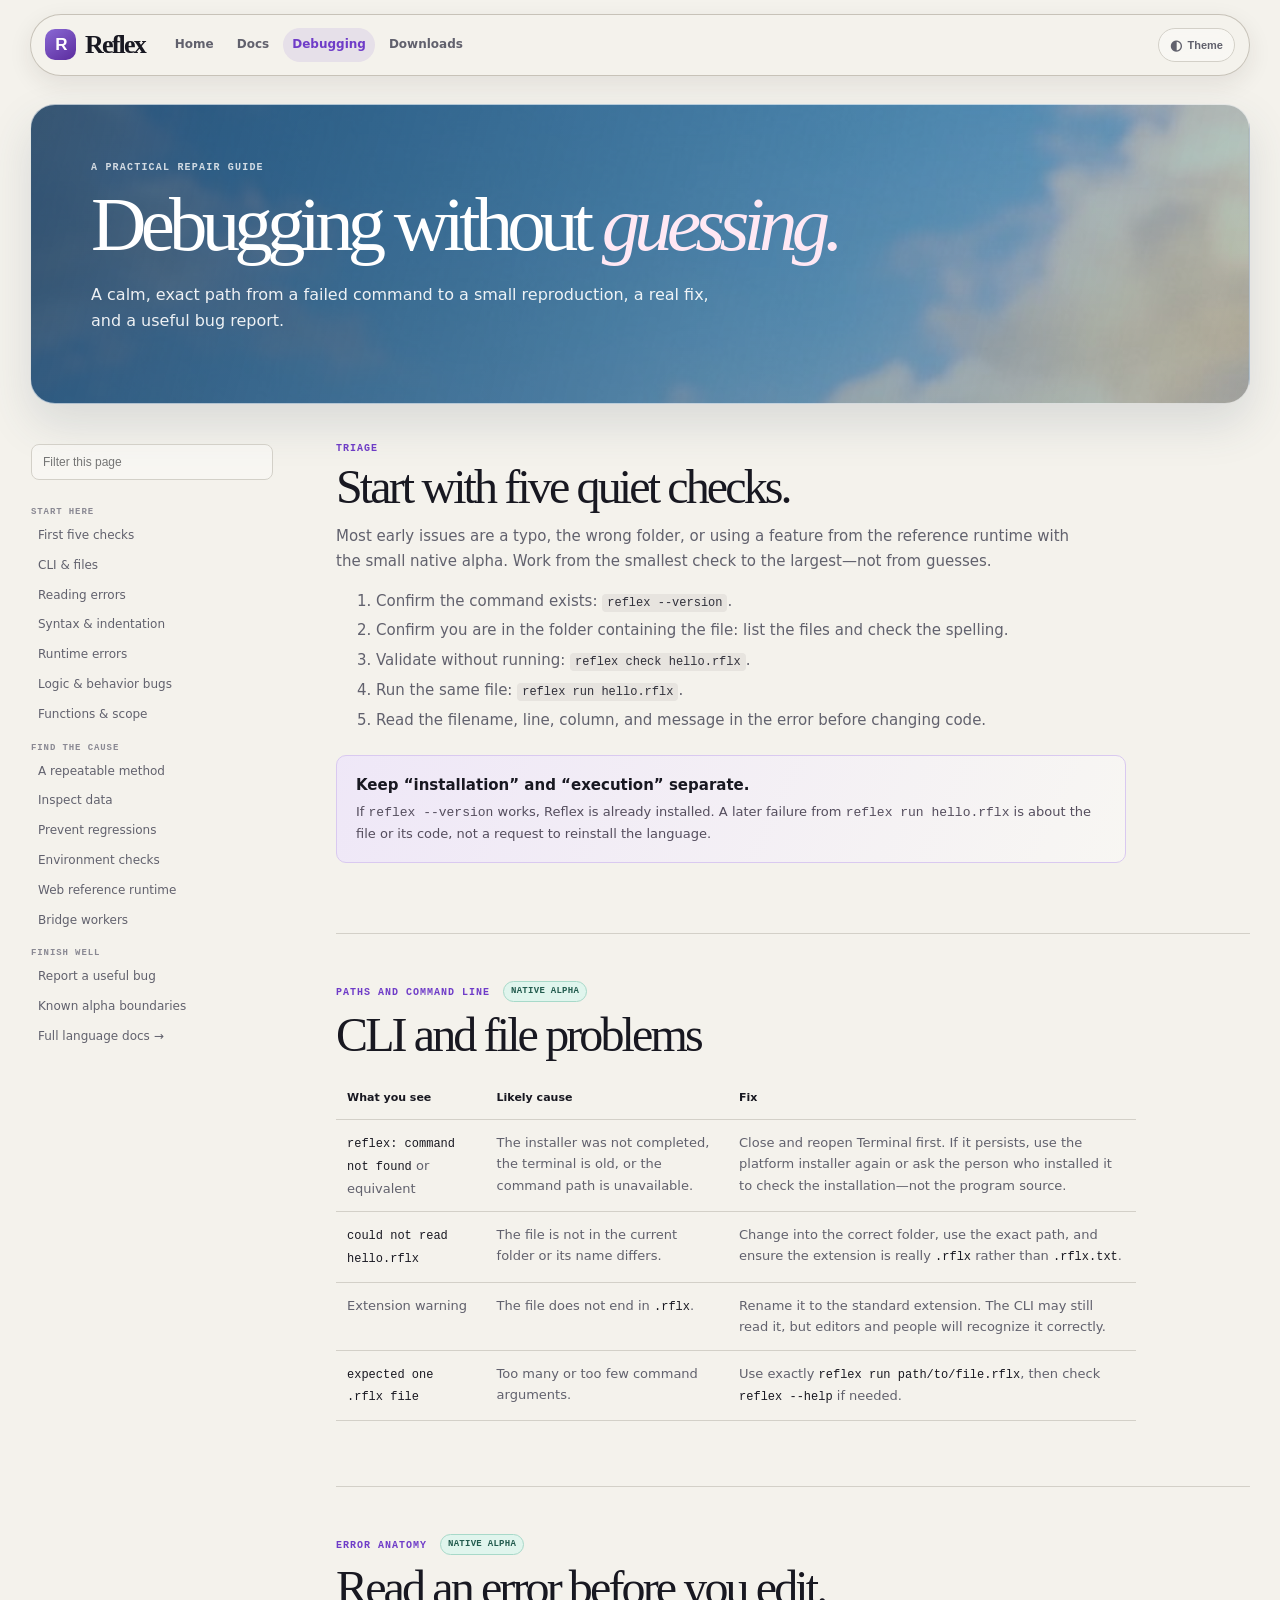
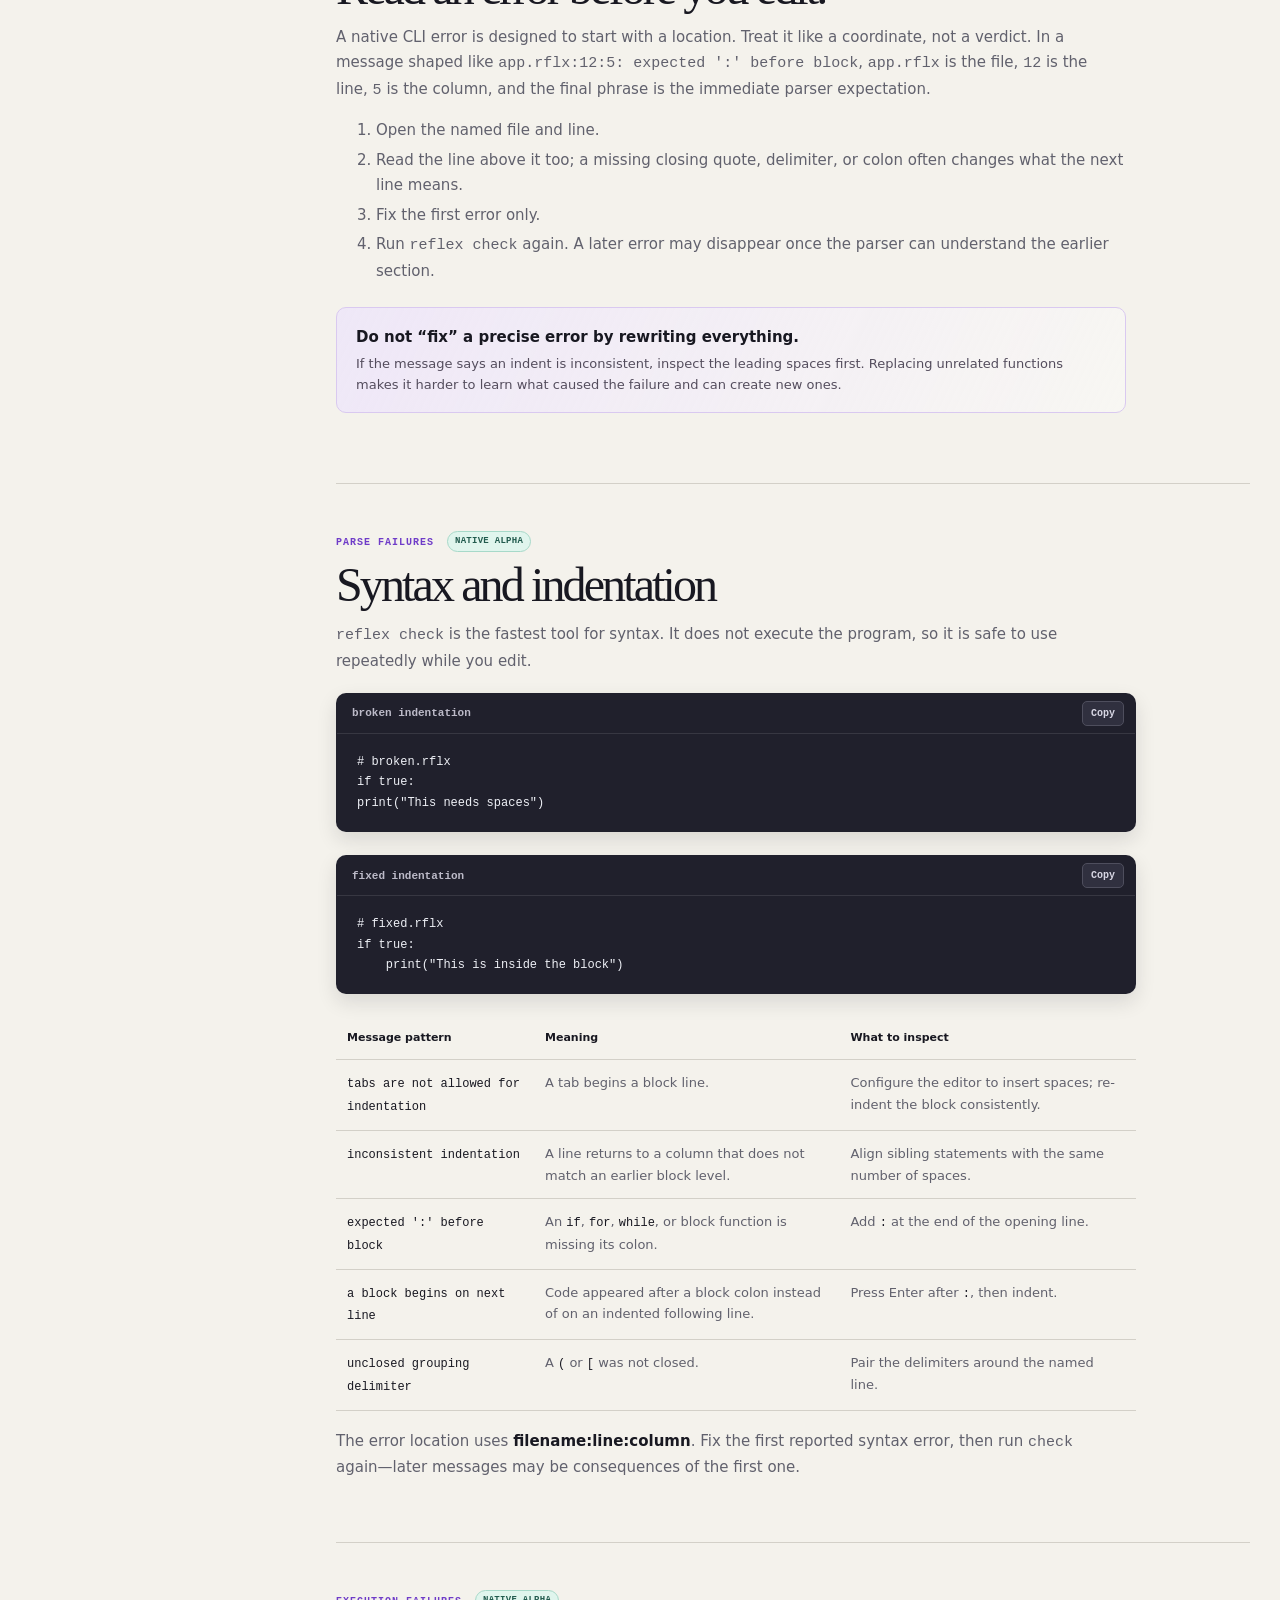
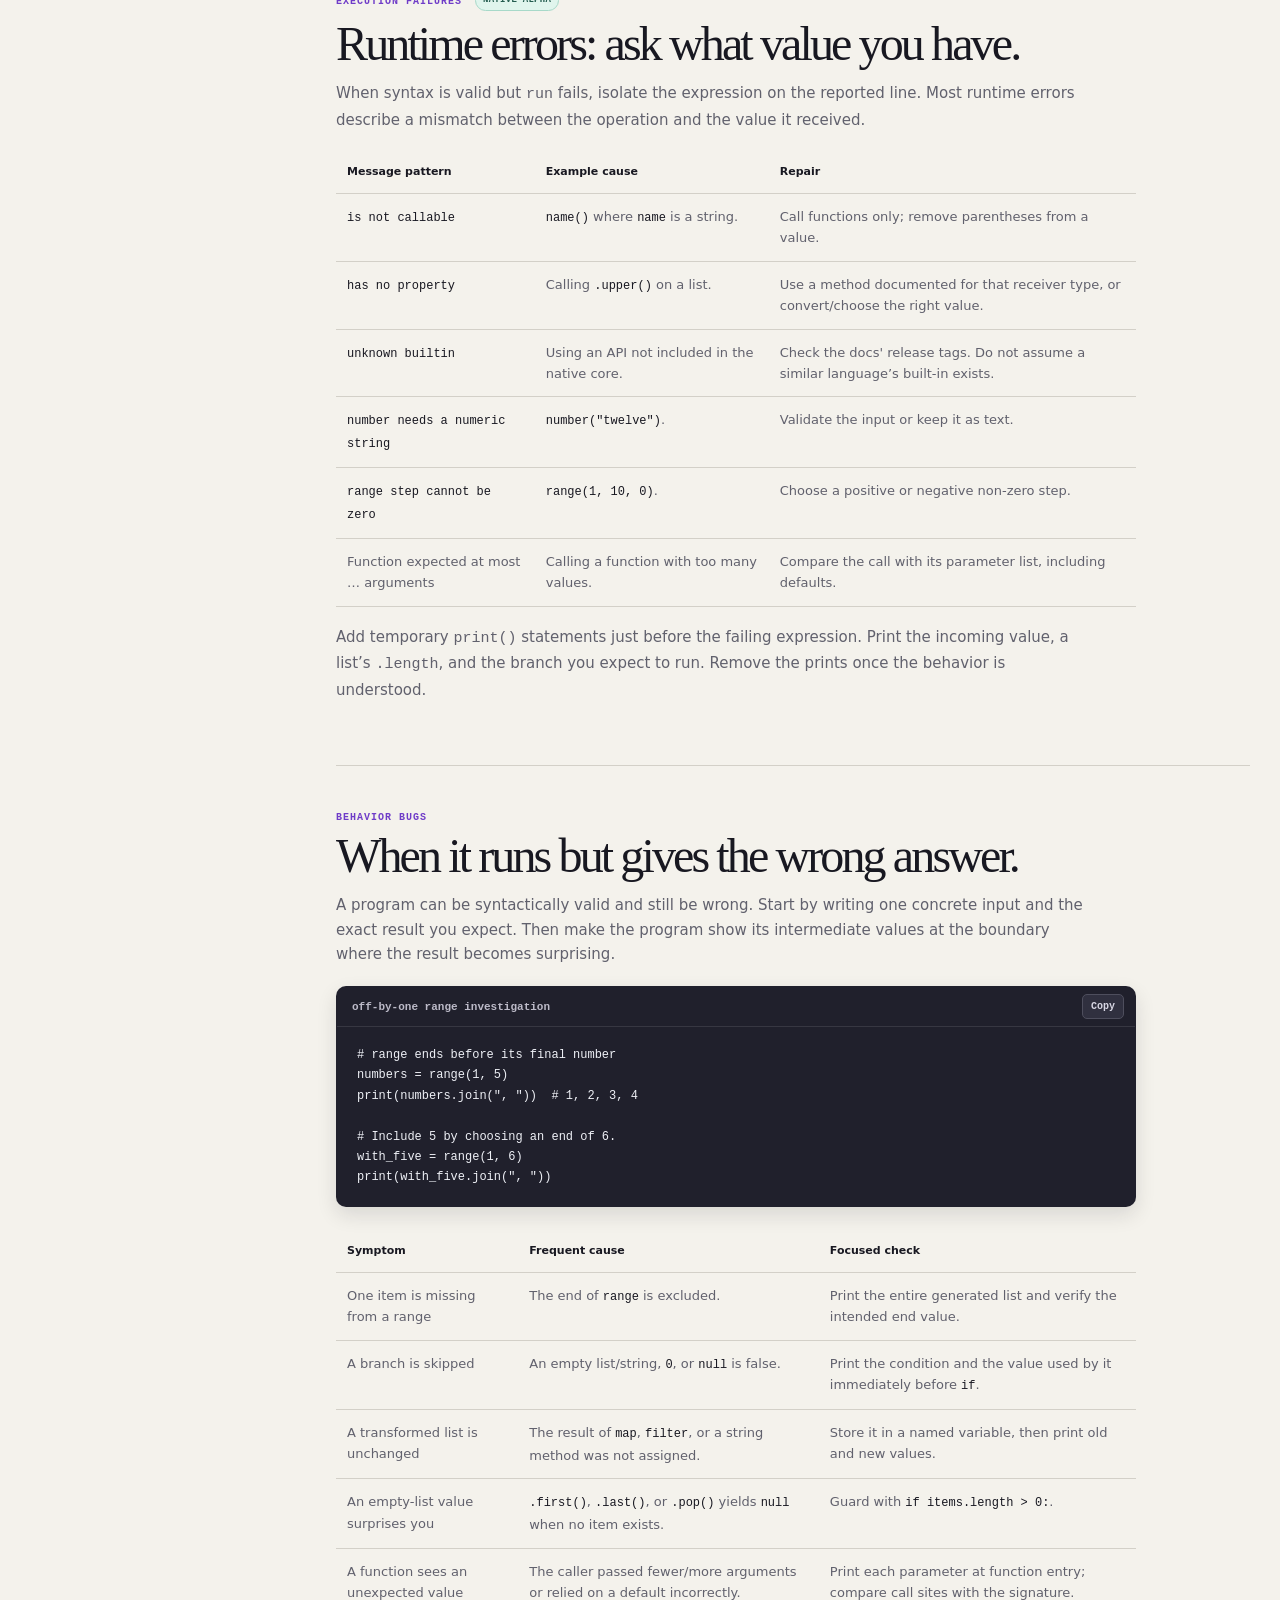
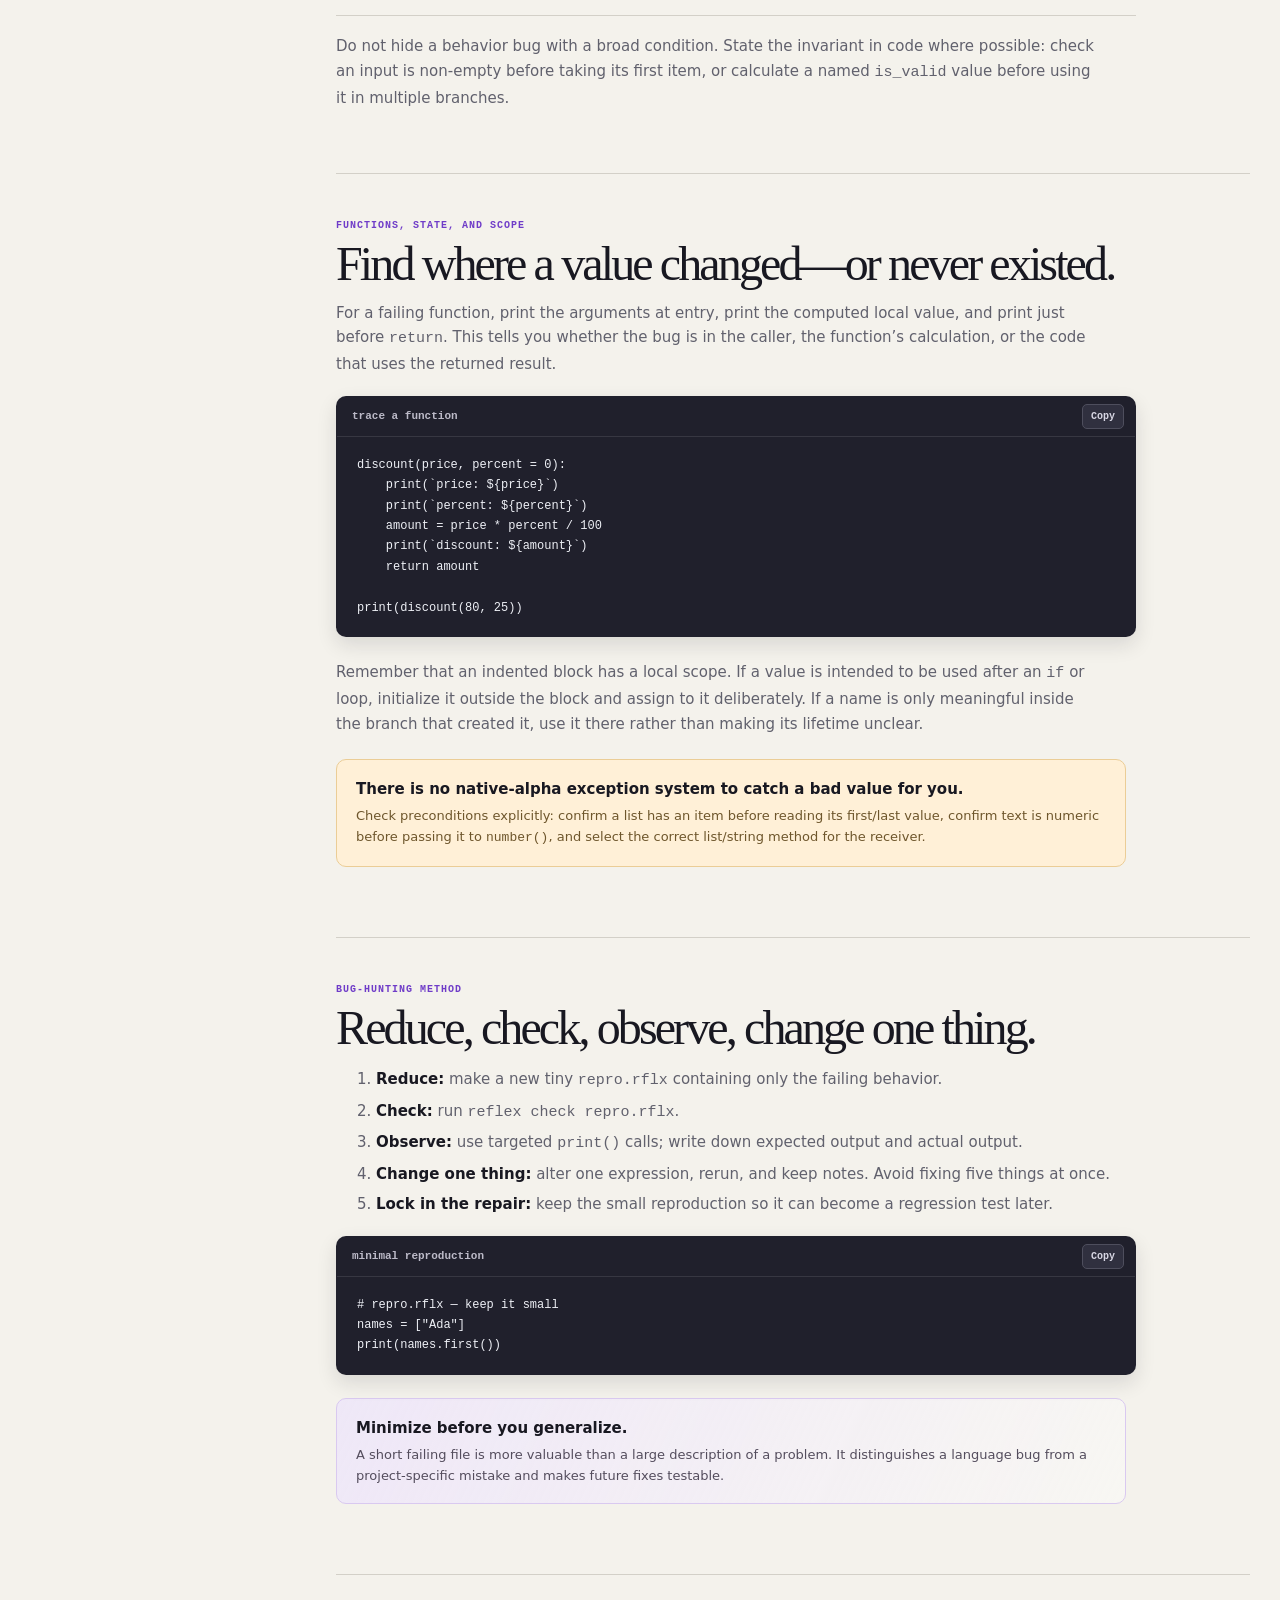
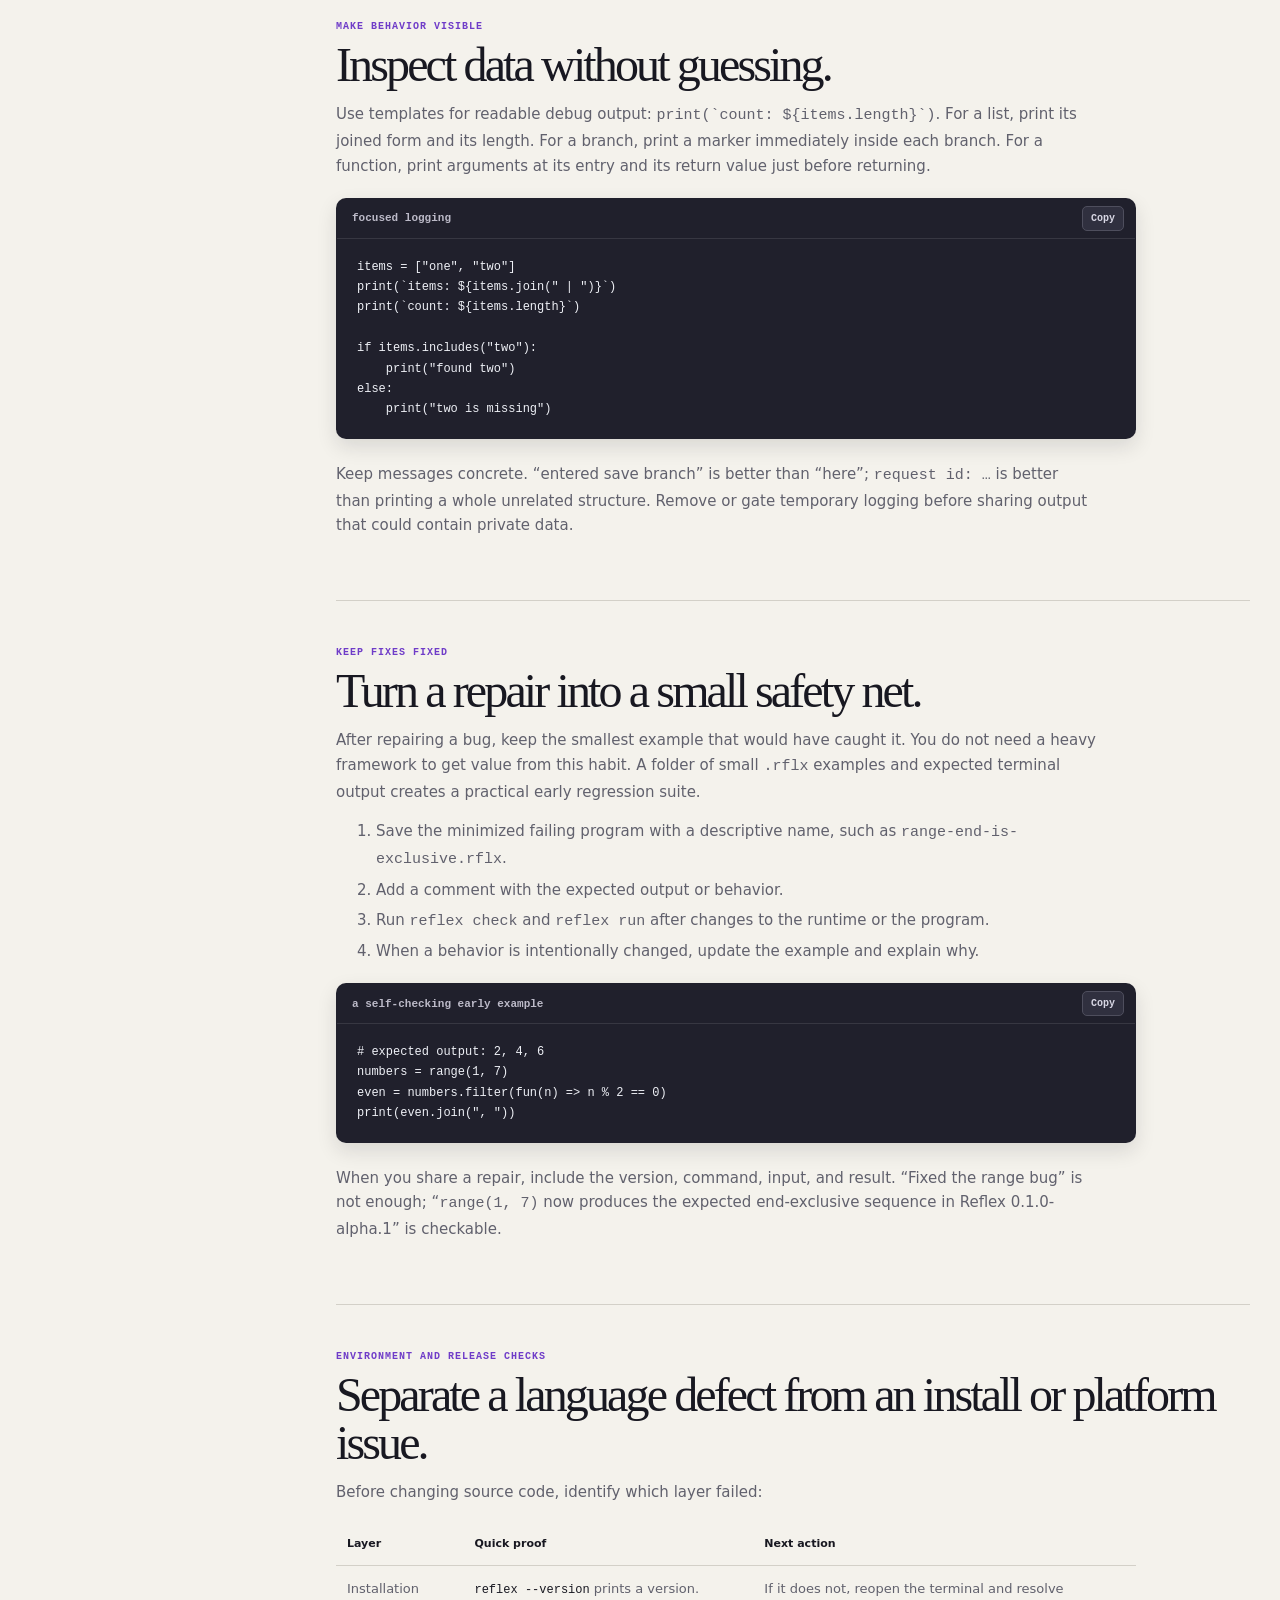
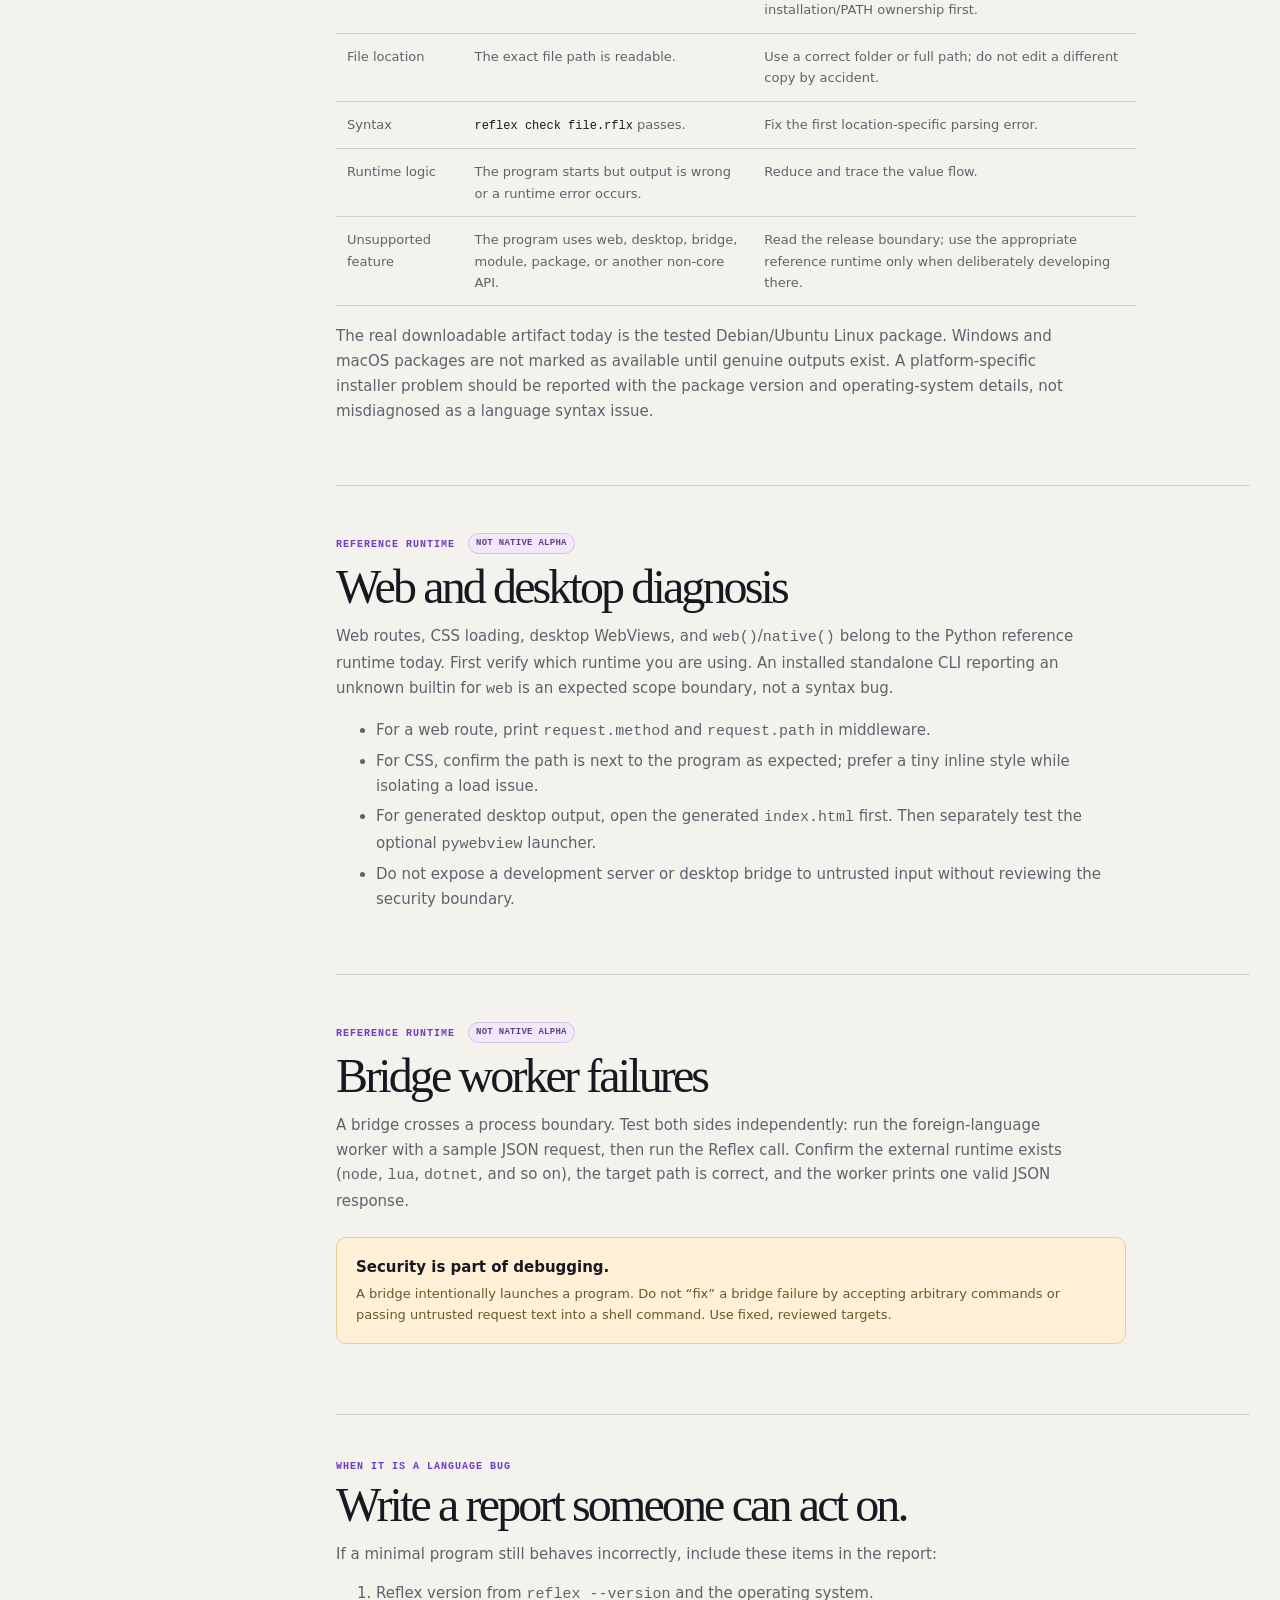
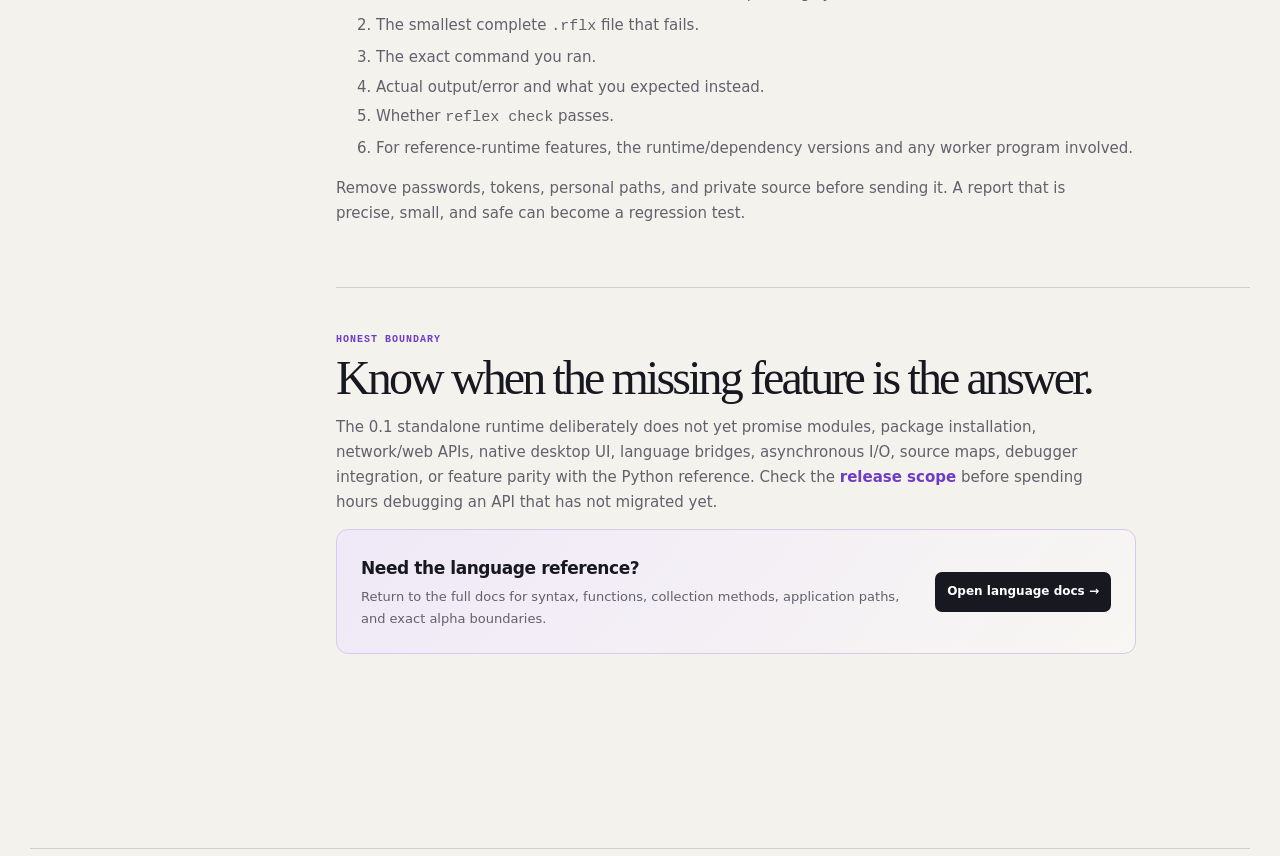
<file: debugging.html>
<!doctype html><html lang="en"><head><meta charset="utf-8"><meta name="viewport" content="width=device-width,initial-scale=1"><meta name="theme-color" content="#f4f2ec"><title>Debugging without <em>guessing.</em> — Reflex</title><style>
:root{--paper:#f4f2ec;--panel:rgba(255,255,255,.52);--ink:#181821;--muted:#61616d;--line:#d3d0c8;--accent:#6f3cc8;--accent-soft:#ece4fa;--code:#20202c;--code-ink:#eef0f6;--mint:#9be0c9;--warn:#7d4d13;--warn-bg:#fff0d7}*{box-sizing:border-box}html{scroll-behavior:smooth}body{margin:0;color:var(--ink);background:var(--paper);font:15px/1.65 Inter,ui-sans-serif,system-ui,-apple-system,BlinkMacSystemFont,"Segoe UI",sans-serif}a{color:inherit;text-decoration:none}code,kbd,.eyebrow,.chip,.copy{font-family:ui-monospace,SFMono-Regular,Menlo,Consolas,monospace}.shell{width:min(1220px,calc(100% - 44px));margin:auto}.site-head{position:sticky;top:14px;z-index:20;display:flex;align-items:center;gap:15px;min-height:62px;margin-top:14px;padding:0 14px;border:1px solid rgba(189,185,174,.83);border-radius:999px;background:rgba(244,242,236,.87);box-shadow:0 8px 25px rgba(41,38,30,.09);backdrop-filter:blur(15px)}.brand{display:flex;align-items:center;gap:9px;margin-right:6px;font-family:Iowan Old Style,Palatino Linotype,Book Antiqua,Georgia,serif;font-size:26px;font-weight:550;letter-spacing:-.07em}.brand-mark{display:grid;place-items:center;width:31px;height:31px;color:white;border-radius:10px;background:linear-gradient(145deg,#8a69d4,#5b2c9e);font:800 17px/1 Inter,sans-serif;letter-spacing:-.1em}.main-nav{display:flex;align-items:center;gap:5px}.main-nav a{padding:7px 9px;border-radius:999px;color:var(--muted);font-size:12px;font-weight:700}.main-nav a:hover,.main-nav a[aria-current=page]{color:var(--ink);background:rgba(111,60,200,.1)}.main-nav a[aria-current=page]{color:var(--accent)}.theme{display:inline-flex;align-items:center;gap:6px;min-height:34px;margin-left:auto;padding:0 11px;color:var(--muted);border:1px solid var(--line);border-radius:999px;background:rgba(255,255,255,.36);cursor:pointer;font:700 11px Inter,sans-serif}.theme:hover{color:var(--accent);border-color:var(--accent)}.theme-symbol{font-size:14px}.mobile-menu{display:none}.hero{position:relative;overflow:hidden;min-height:300px;margin-top:28px;padding:55px 60px;border:1px solid rgba(255,255,255,.62);border-radius:25px;background-image:linear-gradient(105deg,rgba(22,66,107,.84),rgba(65,128,167,.36)),url('[data-uri]');background-size:cover;background-position:center 55%;box-shadow:0 20px 45px rgba(58,82,103,.15)}.hero>*{position:relative;z-index:1}.eyebrow{margin:0 0 13px;color:rgba(255,255,255,.78);font-size:10px;font-weight:800;letter-spacing:.12em;text-transform:uppercase}.hero h1{max-width:800px;margin:0;color:#fff;font-family:Iowan Old Style,Palatino Linotype,Georgia,serif;font-size:clamp(3rem,6vw,5rem);font-weight:500;letter-spacing:-.075em;line-height:.92}.hero h1 em{color:#ffe8f4;font-style:italic}.hero .lede{max-width:650px;margin:22px 0 0;color:rgba(255,255,255,.91);font-size:16px;line-height:1.6}.doc-layout{display:grid;grid-template-columns:244px minmax(0,1fr);gap:62px;margin-top:40px;padding-bottom:100px}.sidebar{position:sticky;top:98px;align-self:start;max-height:calc(100vh - 118px);overflow:auto;padding:0 1px 16px}.search{width:100%;padding:10px 11px;color:var(--ink);border:1px solid var(--line);border-radius:8px;outline:0;background:rgba(255,255,255,.35);font:12px Inter,sans-serif}.search:focus{border-color:var(--accent);box-shadow:0 0 0 3px rgba(111,60,200,.1)}.toc{display:grid;gap:2px;margin-top:15px}.toc .group{margin:13px 0 3px;color:#8a8993;font:800 9px/1 ui-monospace,monospace;letter-spacing:.1em;text-transform:uppercase}.toc a{padding:4px 7px;border-radius:5px;color:var(--muted);font-size:12px}.toc a:hover{color:var(--accent);background:var(--accent-soft)}.content{min-width:0}.doc-section{padding:0 0 47px;margin:0 0 47px;border-bottom:1px solid var(--line);scroll-margin-top:100px}.doc-section:last-child{border-bottom:0}.doc-section h2{margin:0 0 13px;font-family:Iowan Old Style,Palatino Linotype,Georgia,serif;font-size:clamp(2rem,4vw,3rem);font-weight:500;letter-spacing:-.06em;line-height:1}.doc-section h3{margin:32px 0 8px;font-size:17px;letter-spacing:-.025em}.doc-section p{max-width:760px;margin:0 0 15px;color:var(--muted)}.doc-section li{max-width:760px;margin:5px 0;color:var(--muted)}.doc-section strong{color:var(--ink)}.section-label{display:block;margin-bottom:9px;color:var(--accent);font:800 10px/1 ui-monospace,monospace;letter-spacing:.1em;text-transform:uppercase}.chip{display:inline-flex;align-items:center;min-height:21px;margin:0 0 0 6px;padding:0 7px;color:#225b4e;border:1px solid #a7d9c9;border-radius:999px;background:#e0f5ed;font-size:9px;font-weight:800;letter-spacing:.03em;vertical-align:2px}.chip.reference{color:#654081;border-color:#d4c0ea;background:#f1e8fc}.chip.caution{color:#835016;border-color:#ecc889;background:#fff1d8}.callout{max-width:790px;margin:23px 0;padding:17px 19px;border:1px solid #d9c9f0;border-radius:10px;background:linear-gradient(115deg,rgba(237,228,251,.76),rgba(255,255,255,.35))}.callout strong{display:block;margin-bottom:3px}.callout p{margin:0;color:#544d5d;font-size:13px}.callout.warning{border-color:#ebcd96;background:var(--warn-bg)}.callout.warning p{color:#6e562c}.code{position:relative;max-width:800px;margin:19px 0 23px;overflow:hidden;border:1px solid rgba(38,38,52,.15);border-radius:10px;background:var(--code);box-shadow:0 8px 20px rgba(28,28,37,.12)}.code header{display:flex;align-items:center;justify-content:space-between;min-height:40px;padding:0 11px 0 15px;color:#bcbac8;border-bottom:1px solid rgba(255,255,255,.1);font:700 11px ui-monospace,monospace}.code pre{margin:0;padding:18px 20px;overflow:auto;color:var(--code-ink);font:12px/1.7 ui-monospace,SFMono-Regular,Menlo,Consolas,monospace;tab-size:4}.code .comment{color:#9a99aa}.code .string{color:#aee3cd}.code .key{color:#d6b7ff}.copy{padding:6px 8px;color:#d8d7e4;border:1px solid #4e4e5d;border-radius:5px;background:#30303f;cursor:pointer;font-size:10px;font-weight:800}.copy:hover{color:var(--mint);border-color:var(--mint)}table{width:100%;max-width:800px;margin:18px 0;border-collapse:collapse;font-size:13px}th,td{padding:12px 11px;border-bottom:1px solid var(--line);text-align:left;vertical-align:top}th{color:var(--ink);font-size:11px}td{color:var(--muted)}td code{color:var(--ink);font-size:12px}.grid{display:grid;grid-template-columns:repeat(2,minmax(0,1fr));gap:12px;max-width:800px;margin:18px 0}.card{padding:18px;border:1px solid var(--line);border-radius:10px;background:var(--panel)}.card h3{margin:0 0 5px;font-size:15px}.card p{margin:0;font-size:13px}.cmd{display:inline-block;max-width:100%;padding:2px 5px;color:#30303a;border-radius:4px;background:#e7e4df;font:12px ui-monospace,monospace;overflow-wrap:anywhere}.next{display:flex;align-items:center;justify-content:space-between;gap:20px;max-width:800px;padding:24px;border:1px solid #d8c9ef;border-radius:12px;background:linear-gradient(130deg,rgba(237,229,252,.72),rgba(255,255,255,.35))}.next h3{margin:0 0 4px}.next p{margin:0;font-size:13px}.button{flex:none;padding:10px 12px;color:#fff;border-radius:7px;background:var(--ink);font-size:12px;font-weight:800}.button:hover{background:var(--accent)}.toast{position:fixed;z-index:30;bottom:20px;left:50%;padding:9px 13px;color:white;border-radius:6px;background:var(--ink);font-size:12px;opacity:0;transform:translate(-50%,15px);transition:.2s}.toast.show{opacity:1;transform:translate(-50%,0)}.footer{padding:25px 0 46px;color:var(--muted);border-top:1px solid var(--line);font-size:12px}.footer a{font-weight:700}.footer a:hover{color:var(--accent)}
body.dark{--paper:#11111a;--panel:rgba(255,255,255,.025);--ink:#f1eff6;--muted:#b9b7c4;--line:#393845;--accent:#c5a8ff;--accent-soft:#292137;--code:#0b0b12;--code-ink:#eef0f6;--warn-bg:#302516}body.dark .site-head{border-color:#484756;background:rgba(18,18,28,.89);box-shadow:0 8px 28px rgba(0,0,0,.32)}body.dark .theme{border-color:#4b4a58;background:rgba(255,255,255,.03)}body.dark .search{background:rgba(255,255,255,.025)}body.dark .toc a:hover{background:#2a2138}.dark .chip{color:#a9e4d1;border-color:#3b6e60;background:#15362e}.dark .chip.reference{color:#d5befc;border-color:#59436e;background:#2b2039}.dark .chip.caution{color:#f4c987;border-color:#705124;background:#362712}.dark .callout{border-color:#58436d;background:linear-gradient(115deg,rgba(54,40,75,.62),rgba(255,255,255,.015))}.dark .callout p{color:#d0c4dc}.dark .callout.warning{border-color:#725323;background:#302516}.dark .callout.warning p{color:#e4c489}.dark .cmd{color:#e8e5ee;background:#292832}.dark .next{border-color:#58436d;background:linear-gradient(130deg,rgba(54,40,75,.64),rgba(255,255,255,.015))}
@media(max-width:800px){.shell{width:min(100% - 32px,1220px)}.site-head{top:8px;margin-top:8px}.mobile-menu{display:block;margin-left:auto;padding:6px 8px;color:var(--muted);border:0;background:transparent;cursor:pointer;font-size:17px}.main-nav{position:absolute;top:calc(100% + 8px);right:0;display:none;min-width:190px;padding:8px;border:1px solid var(--line);border-radius:12px;background:var(--paper);box-shadow:0 10px 30px rgba(0,0,0,.12)}.main-nav.open{display:grid}.main-nav a{padding:9px}.theme{margin-left:0}.theme-label{display:none}.hero{min-height:0;margin-top:20px;padding:42px 28px}.doc-layout{display:block;margin-top:26px}.sidebar{position:static;max-height:none;margin-bottom:34px;padding:13px;border:1px solid var(--line);border-radius:10px;background:var(--panel)}.toc{grid-template-columns:repeat(2,minmax(0,1fr));gap:2px}.toc .group{grid-column:1/-1;margin-top:10px}.doc-section{padding-bottom:37px;margin-bottom:37px}.grid{grid-template-columns:1fr}.next{align-items:flex-start;flex-direction:column}.code pre{padding:15px;font-size:11px}}
@media(max-width:430px){.site-head{min-height:56px;padding:0 10px}.brand{font-size:24px}.brand-mark{width:29px;height:29px}.hero{padding:36px 20px;border-radius:20px}.hero .lede{font-size:14px}.toc{grid-template-columns:1fr}.doc-section h2{font-size:2rem}table{display:block;overflow:auto}.theme{padding:0 9px}}
@media(prefers-reduced-motion:reduce){html{scroll-behavior:auto}.toast{transition:none}}
</style></head><body><header class="site-head shell"><a class="brand" href="index.html" aria-label="Reflex home"><span class="brand-mark">R</span><span>Reflex</span></a><button class="mobile-menu" type="button" aria-label="Open navigation" aria-expanded="false">☰</button><nav class="main-nav" aria-label="Site navigation"><a href="index.html">Home</a><a href="docs.html" >Docs</a><a href="debugging.html" aria-current="page">Debugging</a><a href="downloads.html">Downloads</a></nav><button class="theme" type="button" aria-label="Switch color theme"><span class="theme-symbol">◐</span><span class="theme-label">Theme</span></button></header><main class="shell"><section class="hero"><p class="eyebrow">A practical repair guide</p><h1>Debugging without <em>guessing.</em></h1><p class="lede">A calm, exact path from a failed command to a small reproduction, a real fix, and a useful bug report.</p></section><div class="doc-layout"><aside class="sidebar" aria-label="Debugging table of contents"><input class="search" type="search" placeholder="Filter this page" aria-label="Filter debugging navigation"><nav class="toc"><span class="group">Start here</span><a href="#first-five">First five checks</a><a href="#cli-problems">CLI &amp; files</a><a href="#reading-errors">Reading errors</a><a href="#syntax-errors">Syntax &amp; indentation</a><a href="#runtime-errors">Runtime errors</a><a href="#logic-bugs">Logic &amp; behavior bugs</a><a href="#function-debugging">Functions &amp; scope</a><span class="group">Find the cause</span><a href="#method">A repeatable method</a><a href="#data">Inspect data</a><a href="#preventing-regressions">Prevent regressions</a><a href="#environment-problems">Environment checks</a><a href="#web-debugging">Web reference runtime</a><a href="#bridges">Bridge workers</a><span class="group">Finish well</span><a href="#report">Report a useful bug</a><a href="#limits">Known alpha boundaries</a><a href="docs.html">Full language docs →</a></nav></aside><article class="content">
<section class="doc-section" id="first-five"><span class="section-label">Triage</span><h2>Start with five quiet checks.</h2><p>Most early issues are a typo, the wrong folder, or using a feature from the reference runtime with the small native alpha. Work from the smallest check to the largest—not from guesses.</p><ol><li>Confirm the command exists: <span class="cmd">reflex --version</span>.</li><li>Confirm you are in the folder containing the file: list the files and check the spelling.</li><li>Validate without running: <span class="cmd">reflex check hello.rflx</span>.</li><li>Run the same file: <span class="cmd">reflex run hello.rflx</span>.</li><li>Read the filename, line, column, and message in the error before changing code.</li></ol><div class="callout"><strong>Keep “installation” and “execution” separate.</strong><p>If <code>reflex --version</code> works, Reflex is already installed. A later failure from <code>reflex run hello.rflx</code> is about the file or its code, not a request to reinstall the language.</p></div></section>
<section class="doc-section" id="cli-problems"><span class="section-label">Paths and command line <span class="chip">Native alpha</span></span><h2>CLI and file problems</h2><table><thead><tr><th>What you see</th><th>Likely cause</th><th>Fix</th></tr></thead><tbody><tr><td><code>reflex: command not found</code> or equivalent</td><td>The installer was not completed, the terminal is old, or the command path is unavailable.</td><td>Close and reopen Terminal first. If it persists, use the platform installer again or ask the person who installed it to check the installation—not the program source.</td></tr><tr><td><code>could not read hello.rflx</code></td><td>The file is not in the current folder or its name differs.</td><td>Change into the correct folder, use the exact path, and ensure the extension is really <code>.rflx</code> rather than <code>.rflx.txt</code>.</td></tr><tr><td>Extension warning</td><td>The file does not end in <code>.rflx</code>.</td><td>Rename it to the standard extension. The CLI may still read it, but editors and people will recognize it correctly.</td></tr><tr><td><code>expected one .rflx file</code></td><td>Too many or too few command arguments.</td><td>Use exactly <code>reflex run path/to/file.rflx</code>, then check <code>reflex --help</code> if needed.</td></tr></tbody></table></section>
<section class="doc-section" id="reading-errors"><span class="section-label">Error anatomy <span class="chip">Native alpha</span></span><h2>Read an error before you edit.</h2><p>A native CLI error is designed to start with a location. Treat it like a coordinate, not a verdict. In a message shaped like <code>app.rflx:12:5: expected ':' before block</code>, <code>app.rflx</code> is the file, <code>12</code> is the line, <code>5</code> is the column, and the final phrase is the immediate parser expectation.</p><ol><li>Open the named file and line.</li><li>Read the line above it too; a missing closing quote, delimiter, or colon often changes what the next line means.</li><li>Fix the first error only.</li><li>Run <code>reflex check</code> again. A later error may disappear once the parser can understand the earlier section.</li></ol><div class="callout"><strong>Do not “fix” a precise error by rewriting everything.</strong><p>If the message says an indent is inconsistent, inspect the leading spaces first. Replacing unrelated functions makes it harder to learn what caused the failure and can create new ones.</p></div></section><section class="doc-section" id="syntax-errors"><span class="section-label">Parse failures <span class="chip">Native alpha</span></span><h2>Syntax and indentation</h2><p><code>reflex check</code> is the fastest tool for syntax. It does not execute the program, so it is safe to use repeatedly while you edit.</p><div class="code"><header><span>broken indentation</span><button class="copy" data-copy="# broken.rflx&#10;if true:&#10;print(&quot;This needs spaces&quot;)">Copy</button></header><pre><code># broken.rflx
if true:
print("This needs spaces")</code></pre></div><div class="code"><header><span>fixed indentation</span><button class="copy" data-copy="# fixed.rflx&#10;if true:&#10;    print(&quot;This is inside the block&quot;)">Copy</button></header><pre><code># fixed.rflx
if true:
    print("This is inside the block")</code></pre></div><table><thead><tr><th>Message pattern</th><th>Meaning</th><th>What to inspect</th></tr></thead><tbody><tr><td><code>tabs are not allowed for indentation</code></td><td>A tab begins a block line.</td><td>Configure the editor to insert spaces; re-indent the block consistently.</td></tr><tr><td><code>inconsistent indentation</code></td><td>A line returns to a column that does not match an earlier block level.</td><td>Align sibling statements with the same number of spaces.</td></tr><tr><td><code>expected ':' before block</code></td><td>An <code>if</code>, <code>for</code>, <code>while</code>, or block function is missing its colon.</td><td>Add <code>:</code> at the end of the opening line.</td></tr><tr><td><code>a block begins on next line</code></td><td>Code appeared after a block colon instead of on an indented following line.</td><td>Press Enter after <code>:</code>, then indent.</td></tr><tr><td><code>unclosed grouping delimiter</code></td><td>A <code>(</code> or <code>[</code> was not closed.</td><td>Pair the delimiters around the named line.</td></tr></tbody></table><p>The error location uses <strong>filename:line:column</strong>. Fix the first reported syntax error, then run <code>check</code> again—later messages may be consequences of the first one.</p></section>
<section class="doc-section" id="runtime-errors"><span class="section-label">Execution failures <span class="chip">Native alpha</span></span><h2>Runtime errors: ask what value you have.</h2><p>When syntax is valid but <code>run</code> fails, isolate the expression on the reported line. Most runtime errors describe a mismatch between the operation and the value it received.</p><table><thead><tr><th>Message pattern</th><th>Example cause</th><th>Repair</th></tr></thead><tbody><tr><td><code>is not callable</code></td><td><code>name()</code> where <code>name</code> is a string.</td><td>Call functions only; remove parentheses from a value.</td></tr><tr><td><code>has no property</code></td><td>Calling <code>.upper()</code> on a list.</td><td>Use a method documented for that receiver type, or convert/choose the right value.</td></tr><tr><td><code>unknown builtin</code></td><td>Using an API not included in the native core.</td><td>Check the docs' release tags. Do not assume a similar language’s built-in exists.</td></tr><tr><td><code>number needs a numeric string</code></td><td><code>number("twelve")</code>.</td><td>Validate the input or keep it as text.</td></tr><tr><td><code>range step cannot be zero</code></td><td><code>range(1, 10, 0)</code>.</td><td>Choose a positive or negative non-zero step.</td></tr><tr><td>Function expected at most … arguments</td><td>Calling a function with too many values.</td><td>Compare the call with its parameter list, including defaults.</td></tr></tbody></table><p>Add temporary <code>print()</code> statements just before the failing expression. Print the incoming value, a list’s <code>.length</code>, and the branch you expect to run. Remove the prints once the behavior is understood.</p></section>
<section class="doc-section" id="logic-bugs"><span class="section-label">Behavior bugs</span><h2>When it runs but gives the wrong answer.</h2><p>A program can be syntactically valid and still be wrong. Start by writing one concrete input and the exact result you expect. Then make the program show its intermediate values at the boundary where the result becomes surprising.</p><div class="code"><header><span>off-by-one range investigation</span><button class="copy" data-copy="# range ends before its final number&#10;numbers = range(1, 5)&#10;print(numbers.join(&quot;, &quot;))  # 1, 2, 3, 4&#10;&#10;# Include 5 by choosing an end of 6.&#10;with_five = range(1, 6)&#10;print(with_five.join(&quot;, &quot;))">Copy</button></header><pre><code># range ends before its final number
numbers = range(1, 5)
print(numbers.join(&quot;, &quot;))  # 1, 2, 3, 4

# Include 5 by choosing an end of 6.
with_five = range(1, 6)
print(with_five.join(&quot;, &quot;))</code></pre></div><table><thead><tr><th>Symptom</th><th>Frequent cause</th><th>Focused check</th></tr></thead><tbody><tr><td>One item is missing from a range</td><td>The end of <code>range</code> is excluded.</td><td>Print the entire generated list and verify the intended end value.</td></tr><tr><td>A branch is skipped</td><td>An empty list/string, <code>0</code>, or <code>null</code> is false.</td><td>Print the condition and the value used by it immediately before <code>if</code>.</td></tr><tr><td>A transformed list is unchanged</td><td>The result of <code>map</code>, <code>filter</code>, or a string method was not assigned.</td><td>Store it in a named variable, then print old and new values.</td></tr><tr><td>An empty-list value surprises you</td><td><code>.first()</code>, <code>.last()</code>, or <code>.pop()</code> yields <code>null</code> when no item exists.</td><td>Guard with <code>if items.length &gt; 0:</code>.</td></tr><tr><td>A function sees an unexpected value</td><td>The caller passed fewer/more arguments or relied on a default incorrectly.</td><td>Print each parameter at function entry; compare call sites with the signature.</td></tr></tbody></table><p>Do not hide a behavior bug with a broad condition. State the invariant in code where possible: check an input is non-empty before taking its first item, or calculate a named <code>is_valid</code> value before using it in multiple branches.</p></section><section class="doc-section" id="function-debugging"><span class="section-label">Functions, state, and scope</span><h2>Find where a value changed—or never existed.</h2><p>For a failing function, print the arguments at entry, print the computed local value, and print just before <code>return</code>. This tells you whether the bug is in the caller, the function’s calculation, or the code that uses the returned result.</p><div class="code"><header><span>trace a function</span><button class="copy" data-copy="discount(price, percent = 0):&#10;    print(`price: ${price}`)&#10;    print(`percent: ${percent}`)&#10;    amount = price * percent / 100&#10;    print(`discount: ${amount}`)&#10;    return amount&#10;&#10;print(discount(80, 25))">Copy</button></header><pre><code>discount(price, percent = 0):
    print(`price: ${price}`)
    print(`percent: ${percent}`)
    amount = price * percent / 100
    print(`discount: ${amount}`)
    return amount

print(discount(80, 25))</code></pre></div><p>Remember that an indented block has a local scope. If a value is intended to be used after an <code>if</code> or loop, initialize it outside the block and assign to it deliberately. If a name is only meaningful inside the branch that created it, use it there rather than making its lifetime unclear.</p><div class="callout warning"><strong>There is no native-alpha exception system to catch a bad value for you.</strong><p>Check preconditions explicitly: confirm a list has an item before reading its first/last value, confirm text is numeric before passing it to <code>number()</code>, and select the correct list/string method for the receiver.</p></div></section><section class="doc-section" id="method"><span class="section-label">Bug-hunting method</span><h2>Reduce, check, observe, change one thing.</h2><ol><li><strong>Reduce:</strong> make a new tiny <code>repro.rflx</code> containing only the failing behavior.</li><li><strong>Check:</strong> run <code>reflex check repro.rflx</code>.</li><li><strong>Observe:</strong> use targeted <code>print()</code> calls; write down expected output and actual output.</li><li><strong>Change one thing:</strong> alter one expression, rerun, and keep notes. Avoid fixing five things at once.</li><li><strong>Lock in the repair:</strong> keep the small reproduction so it can become a regression test later.</li></ol><div class="code"><header><span>minimal reproduction</span><button class="copy" data-copy="# repro.rflx — keep it small&#10;names = [&quot;Ada&quot;]&#10;print(names.first())">Copy</button></header><pre><code># repro.rflx — keep it small
names = ["Ada"]
print(names.first())</code></pre></div><div class="callout"><strong>Minimize before you generalize.</strong><p>A short failing file is more valuable than a large description of a problem. It distinguishes a language bug from a project-specific mistake and makes future fixes testable.</p></div></section>
<section class="doc-section" id="data"><span class="section-label">Make behavior visible</span><h2>Inspect data without guessing.</h2><p>Use templates for readable debug output: <code>print(`count: $&#123;items.length&#125;`)</code>. For a list, print its joined form and its length. For a branch, print a marker immediately inside each branch. For a function, print arguments at its entry and its return value just before returning.</p><div class="code"><header><span>focused logging</span><button class="copy" data-copy="items = [&quot;one&quot;, &quot;two&quot;]&#10;print(`items: ${items.join(&quot; | &quot;)}`)&#10;print(`count: ${items.length}`)&#10;&#10;if items.includes(&quot;two&quot;):&#10;    print(&quot;found two&quot;)&#10;else:&#10;    print(&quot;two is missing&quot;)">Copy</button></header><pre><code>items = ["one", "two"]
print(`items: ${items.join(" | ")}`)
print(`count: ${items.length}`)

if items.includes("two"):
    print("found two")
else:
    print("two is missing")</code></pre></div><p>Keep messages concrete. “entered save branch” is better than “here”; <code>request id: …</code> is better than printing a whole unrelated structure. Remove or gate temporary logging before sharing output that could contain private data.</p></section>
<section class="doc-section" id="preventing-regressions"><span class="section-label">Keep fixes fixed</span><h2>Turn a repair into a small safety net.</h2><p>After repairing a bug, keep the smallest example that would have caught it. You do not need a heavy framework to get value from this habit. A folder of small <code>.rflx</code> examples and expected terminal output creates a practical early regression suite.</p><ol><li>Save the minimized failing program with a descriptive name, such as <code>range-end-is-exclusive.rflx</code>.</li><li>Add a comment with the expected output or behavior.</li><li>Run <code>reflex check</code> and <code>reflex run</code> after changes to the runtime or the program.</li><li>When a behavior is intentionally changed, update the example and explain why.</li></ol><div class="code"><header><span>a self-checking early example</span><button class="copy" data-copy="# expected output: 2, 4, 6&#10;numbers = range(1, 7)&#10;even = numbers.filter(fun(n) =&gt; n % 2 == 0)&#10;print(even.join(&quot;, &quot;))">Copy</button></header><pre><code># expected output: 2, 4, 6
numbers = range(1, 7)
even = numbers.filter(fun(n) =&gt; n % 2 == 0)
print(even.join(&quot;, &quot;))</code></pre></div><p>When you share a repair, include the version, command, input, and result. “Fixed the range bug” is not enough; “<code>range(1, 7)</code> now produces the expected end-exclusive sequence in Reflex 0.1.0-alpha.1” is checkable.</p></section><section class="doc-section" id="environment-problems"><span class="section-label">Environment and release checks</span><h2>Separate a language defect from an install or platform issue.</h2><p>Before changing source code, identify which layer failed:</p><table><thead><tr><th>Layer</th><th>Quick proof</th><th>Next action</th></tr></thead><tbody><tr><td>Installation</td><td><code>reflex --version</code> prints a version.</td><td>If it does not, reopen the terminal and resolve installation/PATH ownership first.</td></tr><tr><td>File location</td><td>The exact file path is readable.</td><td>Use a correct folder or full path; do not edit a different copy by accident.</td></tr><tr><td>Syntax</td><td><code>reflex check file.rflx</code> passes.</td><td>Fix the first location-specific parsing error.</td></tr><tr><td>Runtime logic</td><td>The program starts but output is wrong or a runtime error occurs.</td><td>Reduce and trace the value flow.</td></tr><tr><td>Unsupported feature</td><td>The program uses web, desktop, bridge, module, package, or another non-core API.</td><td>Read the release boundary; use the appropriate reference runtime only when deliberately developing there.</td></tr></tbody></table><p>The real downloadable artifact today is the tested Debian/Ubuntu Linux package. Windows and macOS packages are not marked as available until genuine outputs exist. A platform-specific installer problem should be reported with the package version and operating-system details, not misdiagnosed as a language syntax issue.</p></section><section class="doc-section" id="web-debugging"><span class="section-label">Reference runtime <span class="chip reference">Not native alpha</span></span><h2>Web and desktop diagnosis</h2><p>Web routes, CSS loading, desktop WebViews, and <code>web()</code>/<code>native()</code> belong to the Python reference runtime today. First verify which runtime you are using. An installed standalone CLI reporting an unknown builtin for <code>web</code> is an expected scope boundary, not a syntax bug.</p><ul><li>For a web route, print <code>request.method</code> and <code>request.path</code> in middleware.</li><li>For CSS, confirm the path is next to the program as expected; prefer a tiny inline style while isolating a load issue.</li><li>For generated desktop output, open the generated <code>index.html</code> first. Then separately test the optional <code>pywebview</code> launcher.</li><li>Do not expose a development server or desktop bridge to untrusted input without reviewing the security boundary.</li></ul></section>
<section class="doc-section" id="bridges"><span class="section-label">Reference runtime <span class="chip reference">Not native alpha</span></span><h2>Bridge worker failures</h2><p>A bridge crosses a process boundary. Test both sides independently: run the foreign-language worker with a sample JSON request, then run the Reflex call. Confirm the external runtime exists (<code>node</code>, <code>lua</code>, <code>dotnet</code>, and so on), the target path is correct, and the worker prints one valid JSON response.</p><div class="callout warning"><strong>Security is part of debugging.</strong><p>A bridge intentionally launches a program. Do not “fix” a bridge failure by accepting arbitrary commands or passing untrusted request text into a shell command. Use fixed, reviewed targets.</p></div></section>
<section class="doc-section" id="report"><span class="section-label">When it is a language bug</span><h2>Write a report someone can act on.</h2><p>If a minimal program still behaves incorrectly, include these items in the report:</p><ol><li>Reflex version from <code>reflex --version</code> and the operating system.</li><li>The smallest complete <code>.rflx</code> file that fails.</li><li>The exact command you ran.</li><li>Actual output/error and what you expected instead.</li><li>Whether <code>reflex check</code> passes.</li><li>For reference-runtime features, the runtime/dependency versions and any worker program involved.</li></ol><p>Remove passwords, tokens, personal paths, and private source before sending it. A report that is precise, small, and safe can become a regression test.</p></section>
<section class="doc-section" id="limits"><span class="section-label">Honest boundary</span><h2>Know when the missing feature is the answer.</h2><p>The 0.1 standalone runtime deliberately does not yet promise modules, package installation, network/web APIs, native desktop UI, language bridges, asynchronous I/O, source maps, debugger integration, or feature parity with the Python reference. Check the <a href="docs.html#status" style="color:var(--accent);font-weight:700">release scope</a> before spending hours debugging an API that has not migrated yet.</p><div class="next"><div><h3>Need the language reference?</h3><p>Return to the full docs for syntax, functions, collection methods, application paths, and exact alpha boundaries.</p></div><a class="button" href="docs.html">Open language docs →</a></div></section>
</article></div></main><footer class="footer shell">Reflex 0.1 alpha · Documentation reflects the tested standalone language core and clearly marks features that remain in the Python reference runtime. &nbsp; <a href="docs.html">Docs</a> · <a href="debugging.html">Debugging</a> · <a href="downloads.html">Downloads</a></footer><div class="toast" role="status" aria-live="polite">Copied</div><script>
const themeButton=document.querySelector('.theme');function setTheme(theme){const dark=theme==='dark';document.body.classList.toggle('dark',dark);themeButton.querySelector('.theme-symbol').textContent=dark?'☀':'◐';themeButton.setAttribute('aria-label',`Switch to ${dark?'light':'dark'} mode`)}let saved;try{saved=localStorage.getItem('reflex-theme')}catch(_){}setTheme(saved||(matchMedia('(prefers-color-scheme: dark)').matches?'dark':'light'));themeButton.addEventListener('click',()=>{const next=document.body.classList.contains('dark')?'light':'dark';setTheme(next);try{localStorage.setItem('reflex-theme',next)}catch(_){}});const menu=document.querySelector('.mobile-menu'),nav=document.querySelector('.main-nav');menu?.addEventListener('click',()=>{nav.classList.toggle('open');menu.setAttribute('aria-expanded',nav.classList.contains('open'))});document.querySelectorAll('.copy').forEach(b=>b.addEventListener('click',async()=>{try{await navigator.clipboard.writeText(b.dataset.copy);b.textContent='Copied';document.querySelector('.toast').classList.add('show');setTimeout(()=>{b.textContent='Copy';document.querySelector('.toast').classList.remove('show')},1300)}catch{b.textContent='Select text'}}));const search=document.querySelector('.search');search?.addEventListener('input',()=>{const q=search.value.toLowerCase().trim();document.querySelectorAll('.toc a').forEach(a=>a.hidden=q&&!a.textContent.toLowerCase().includes(q))});
</script></body></html>
</file>
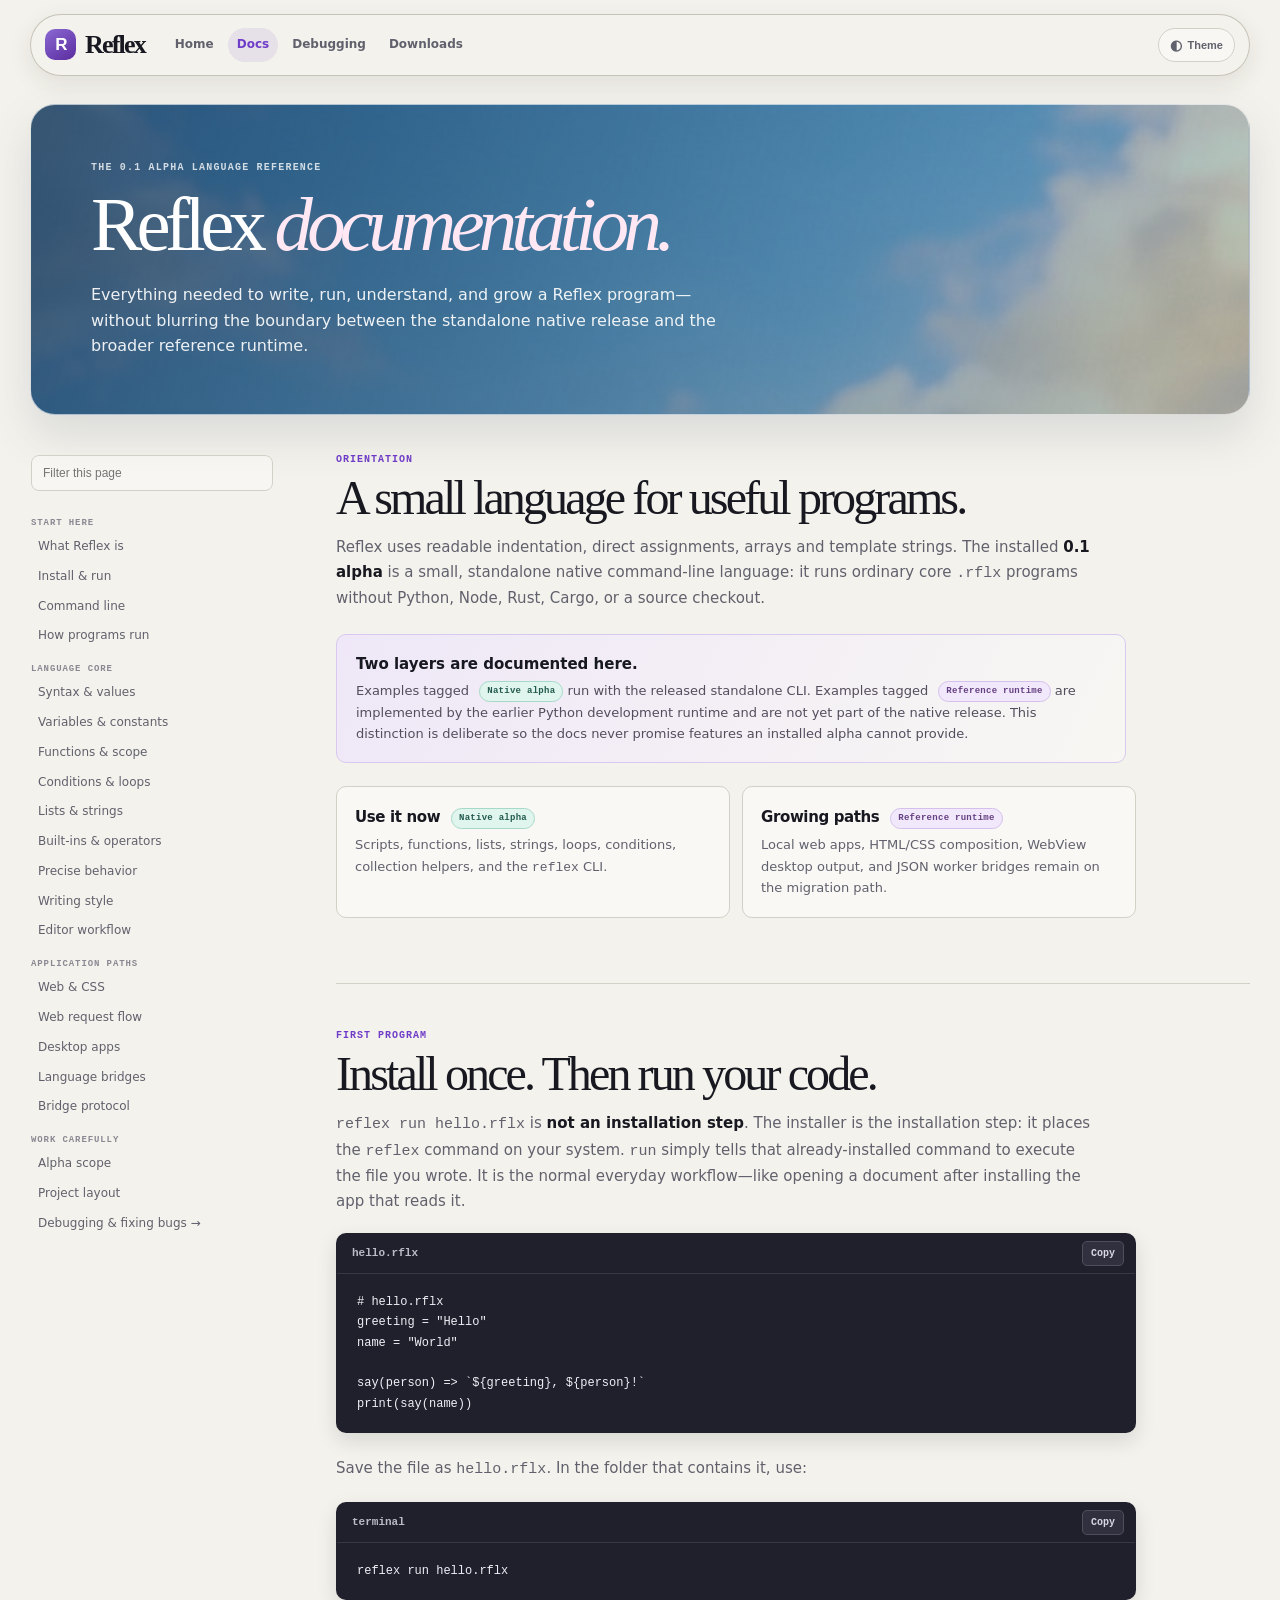
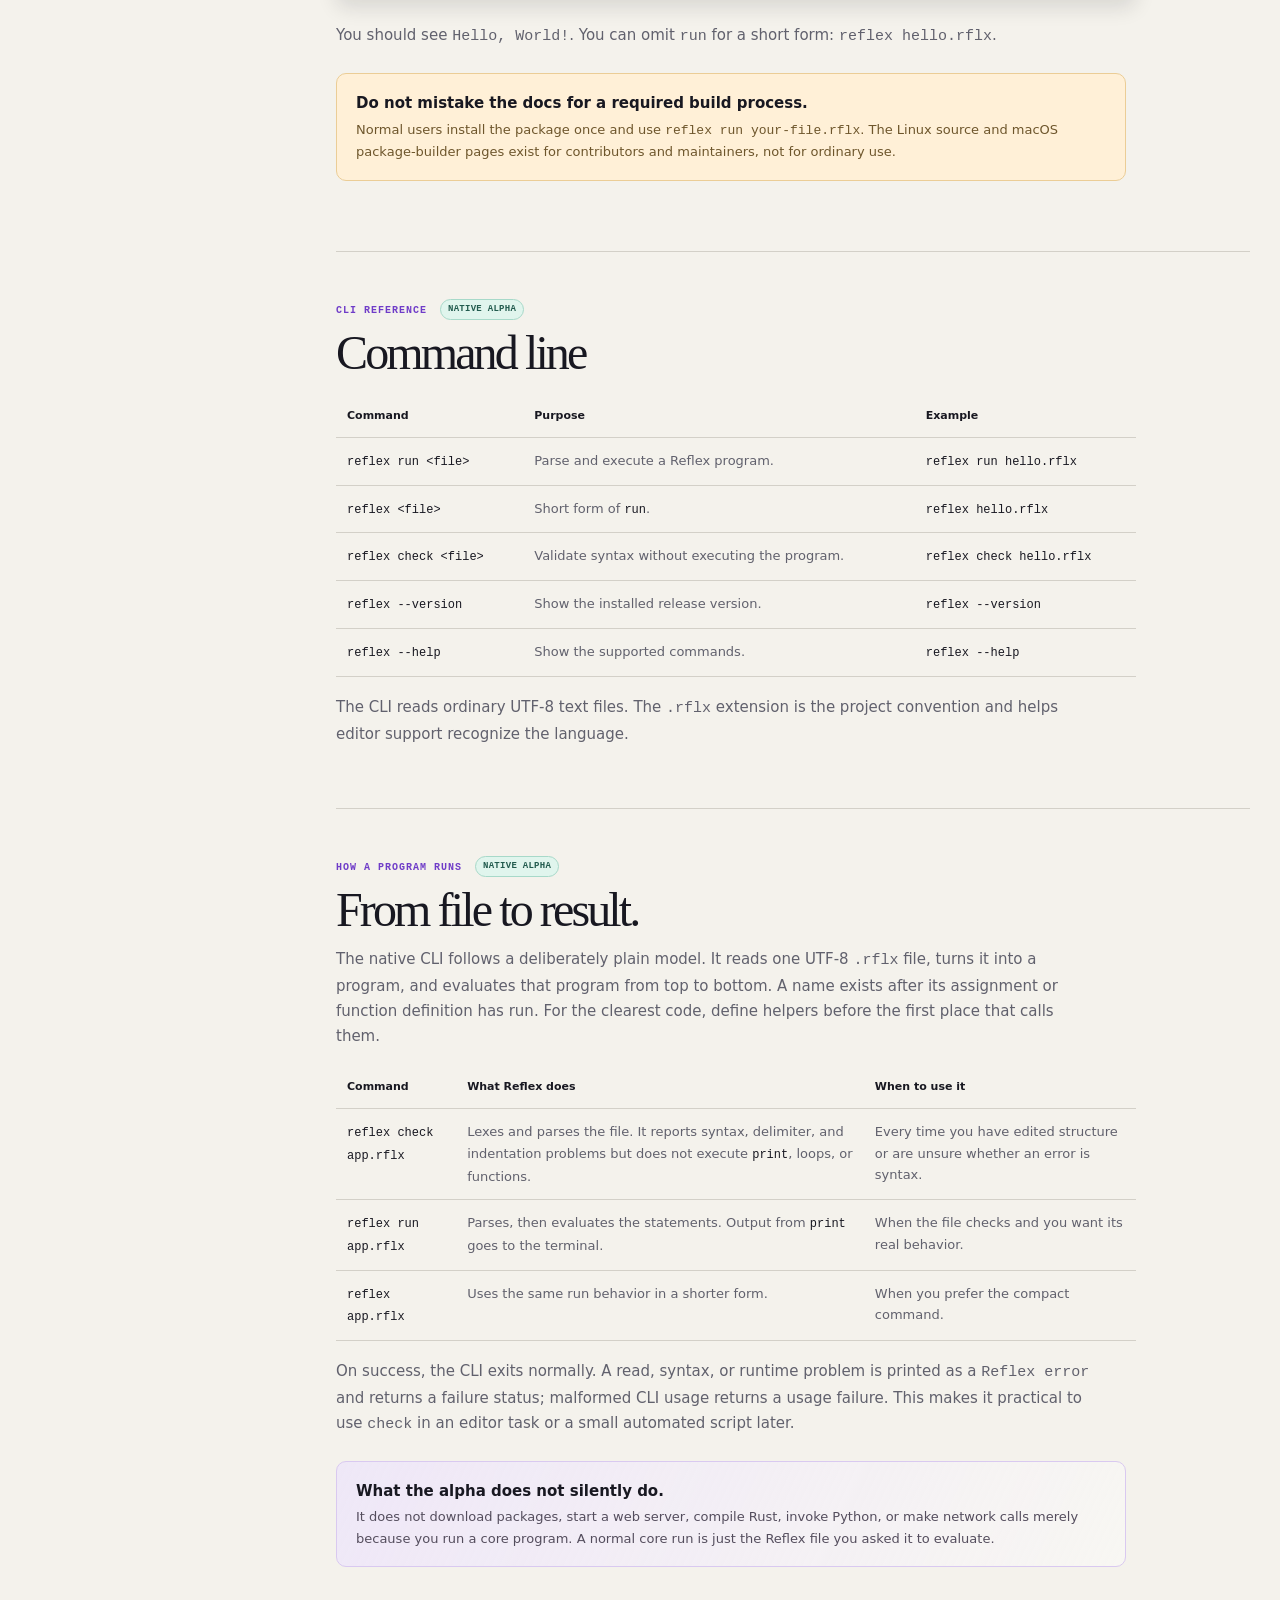
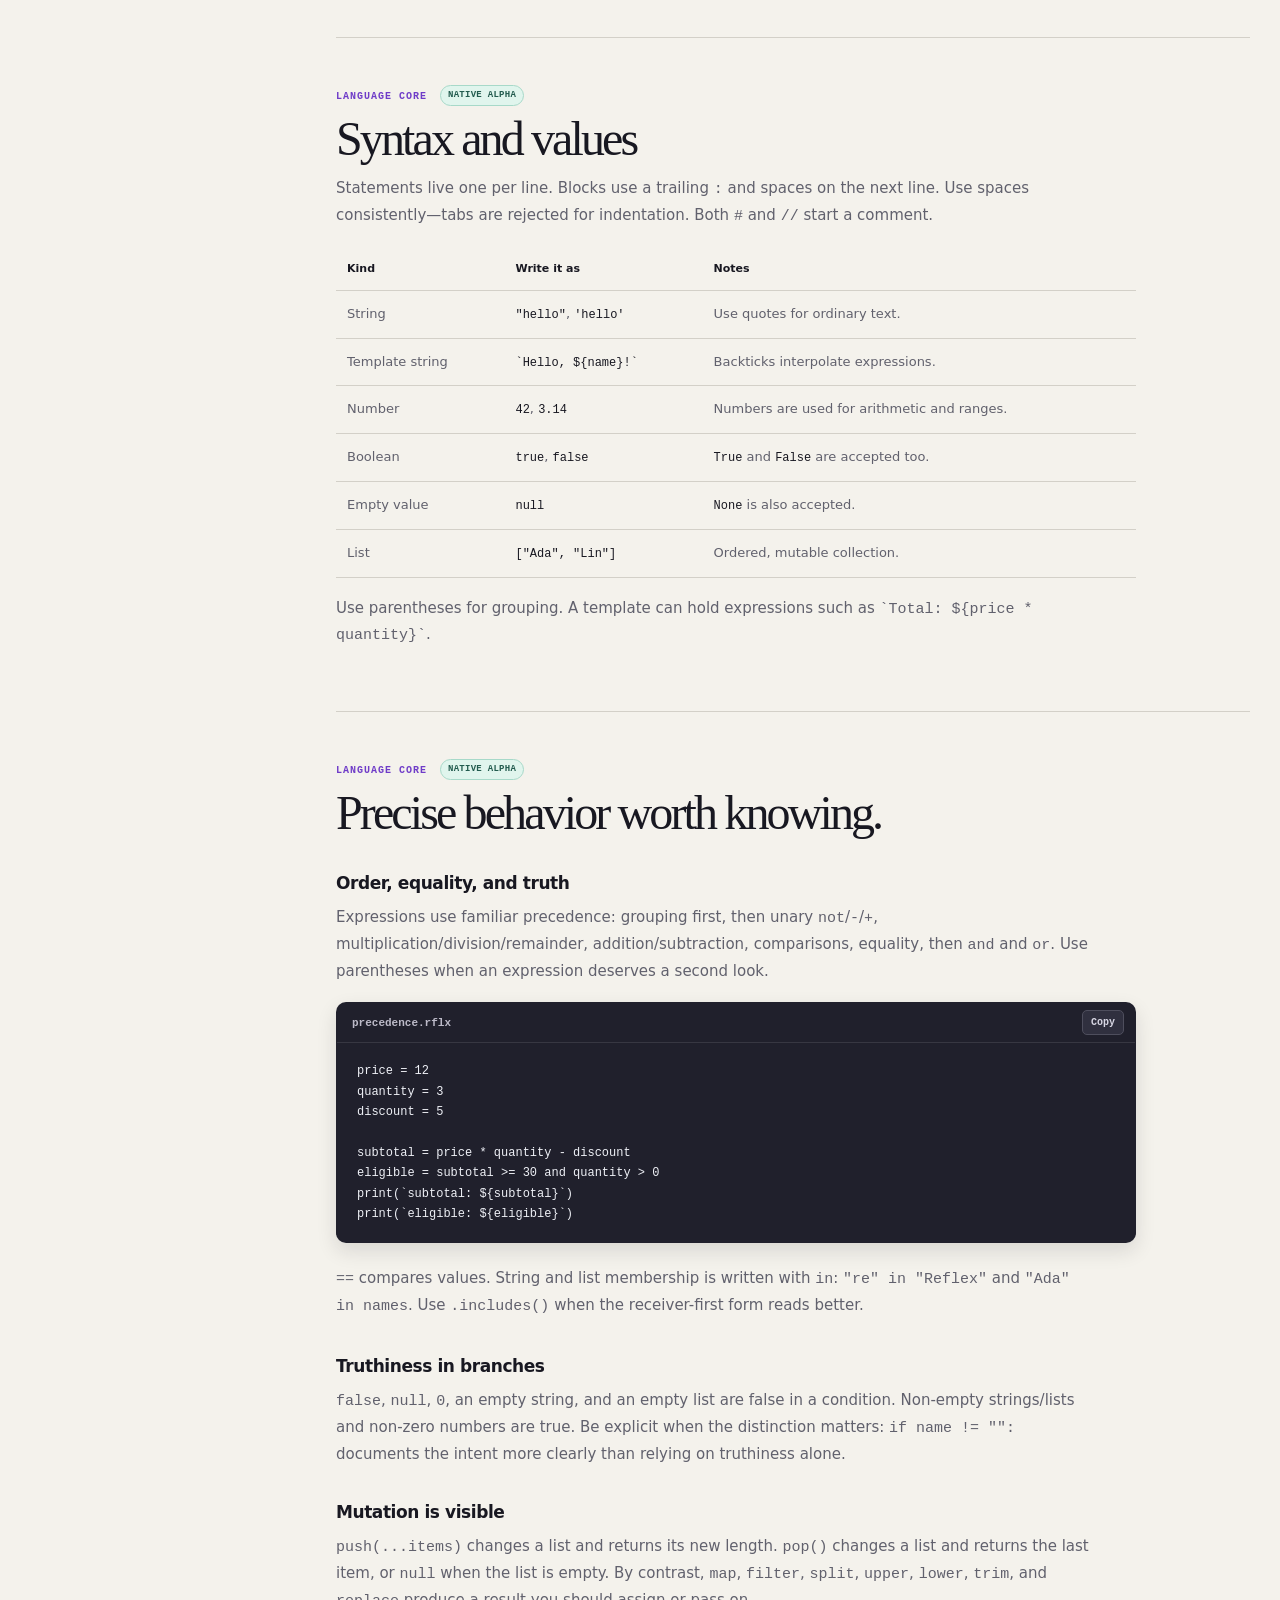
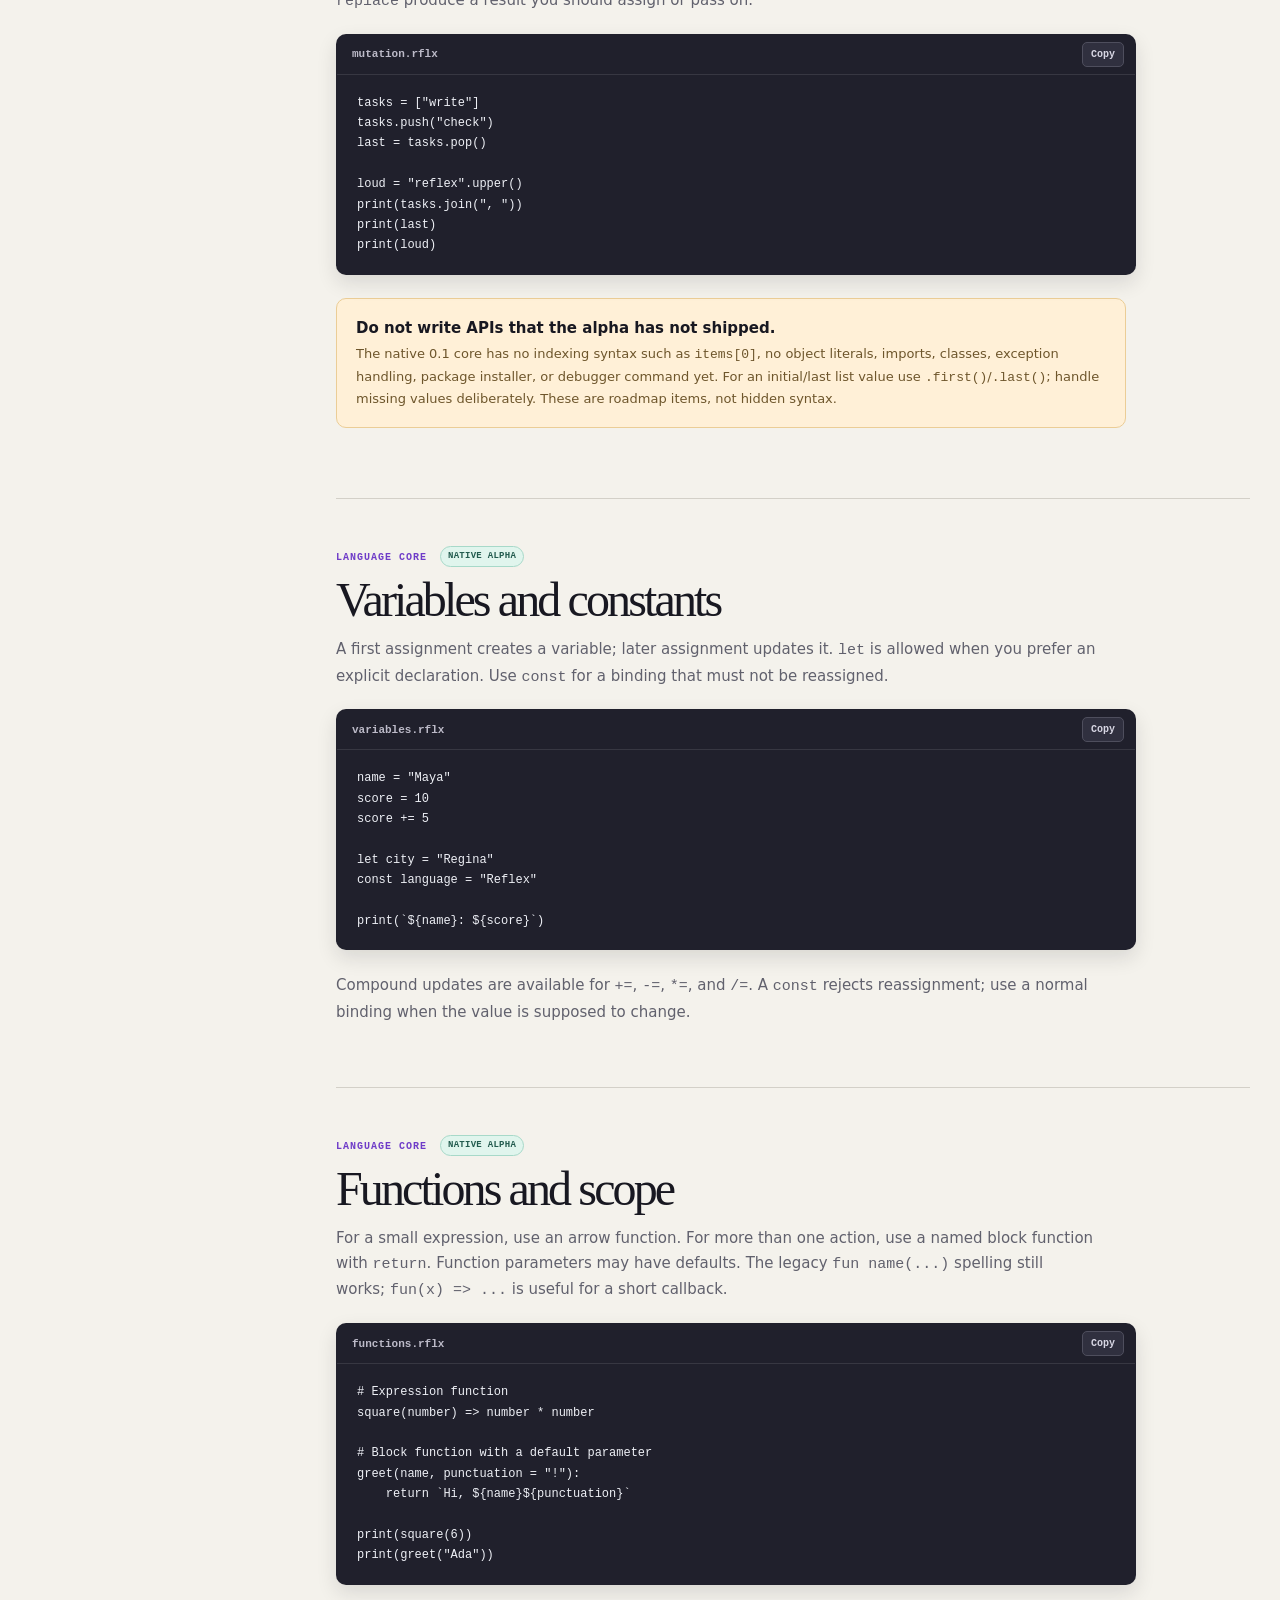
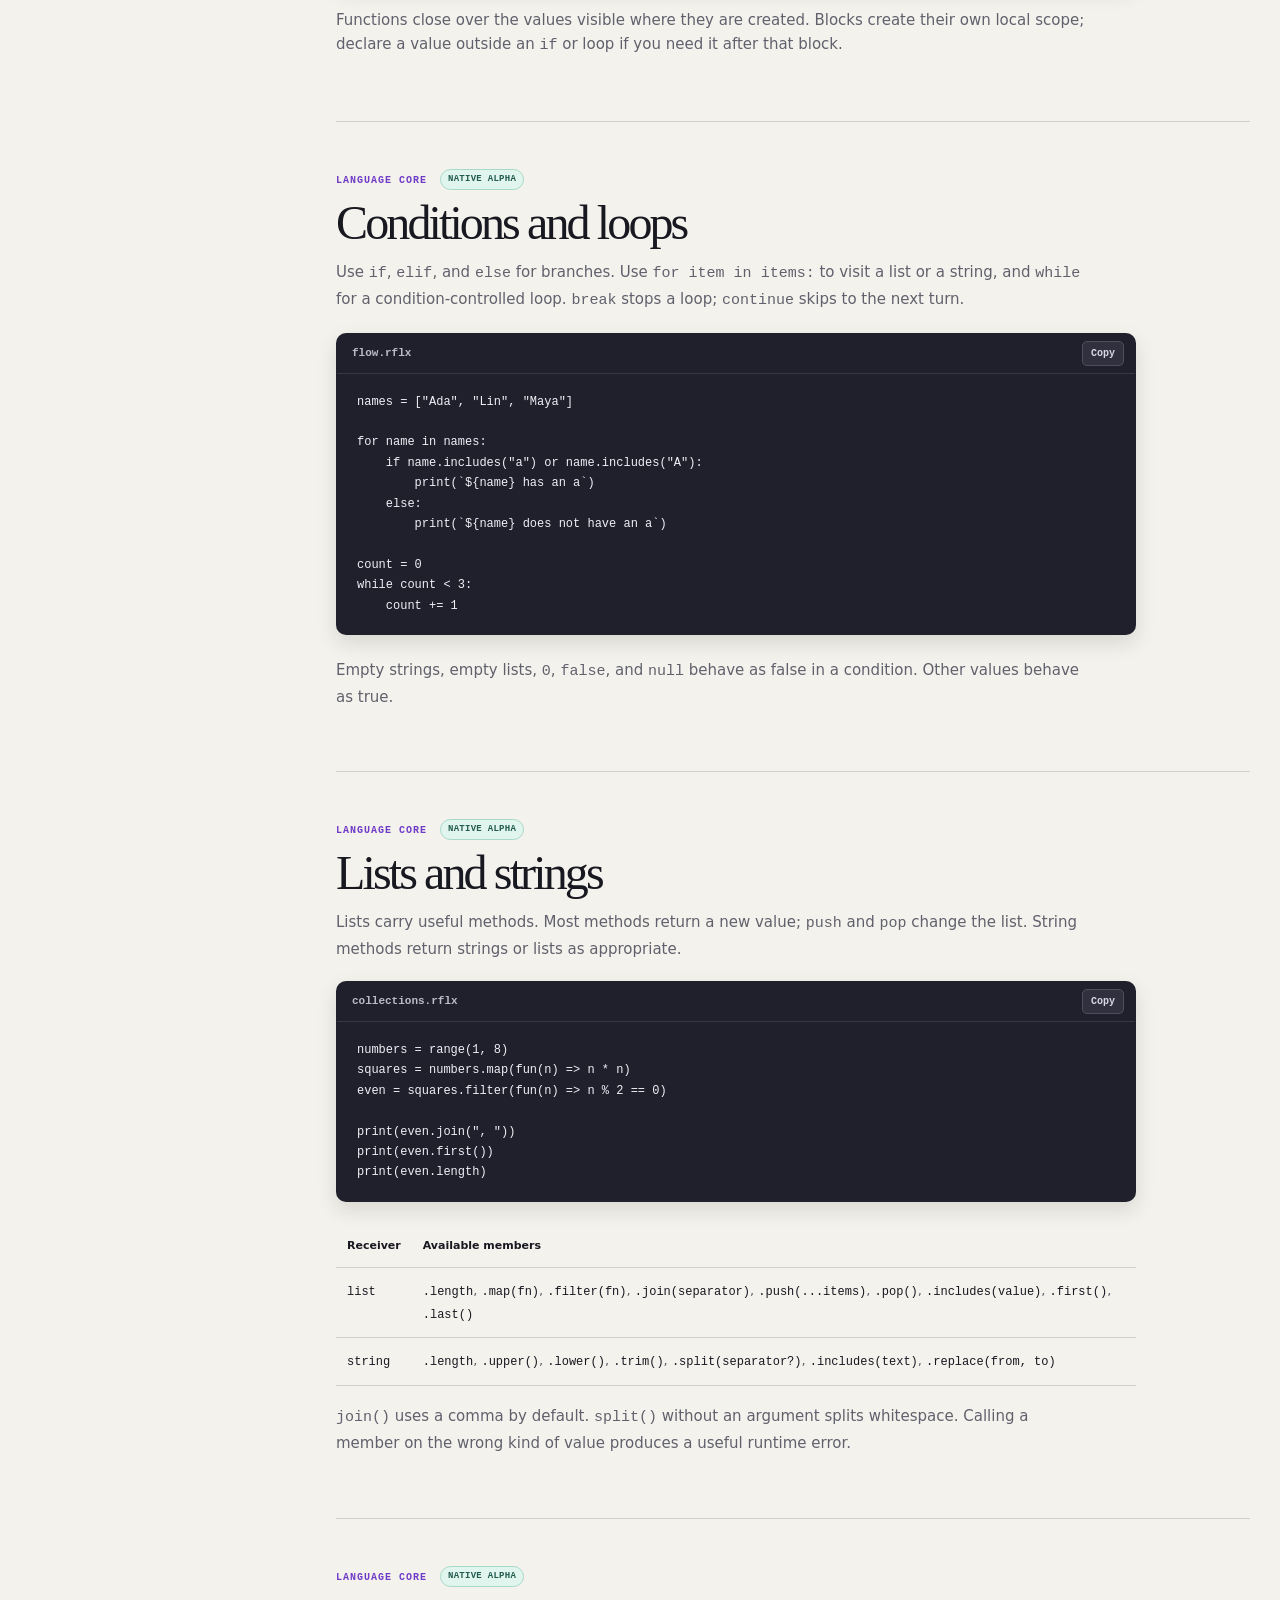
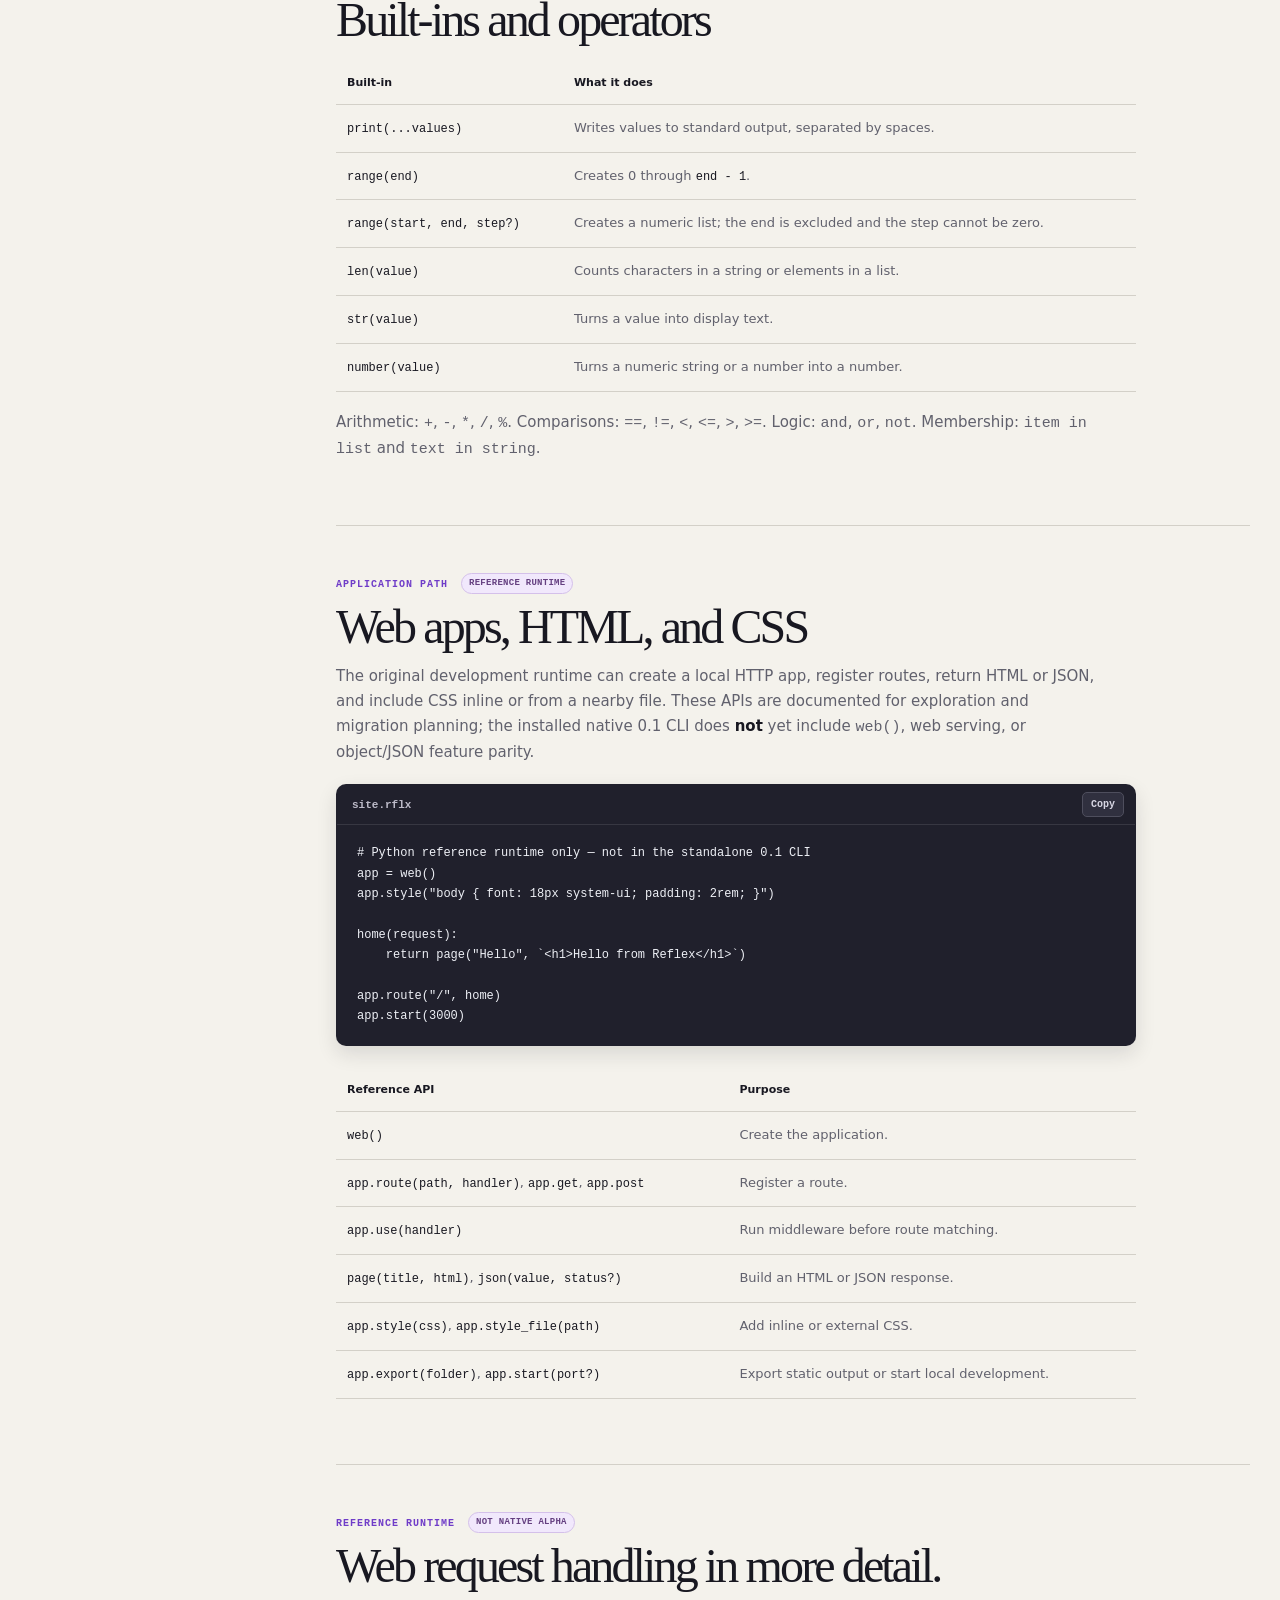
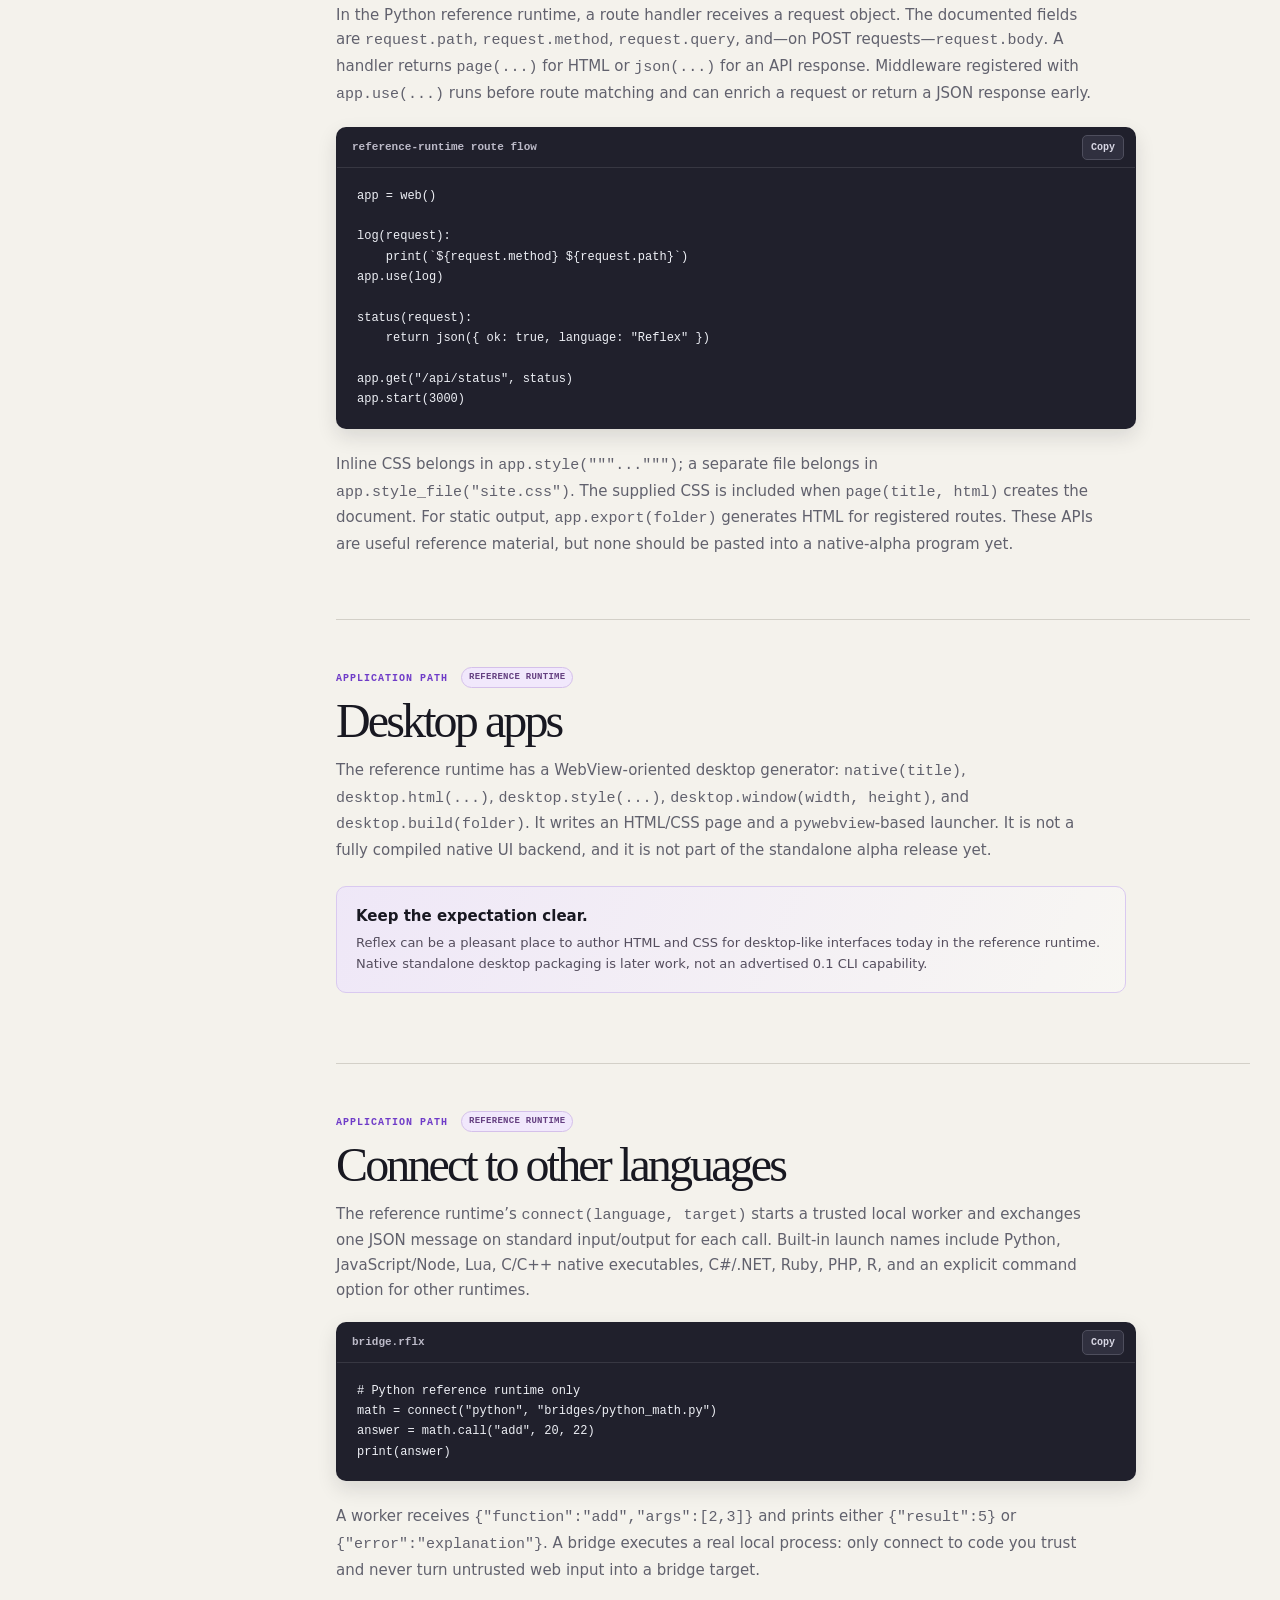
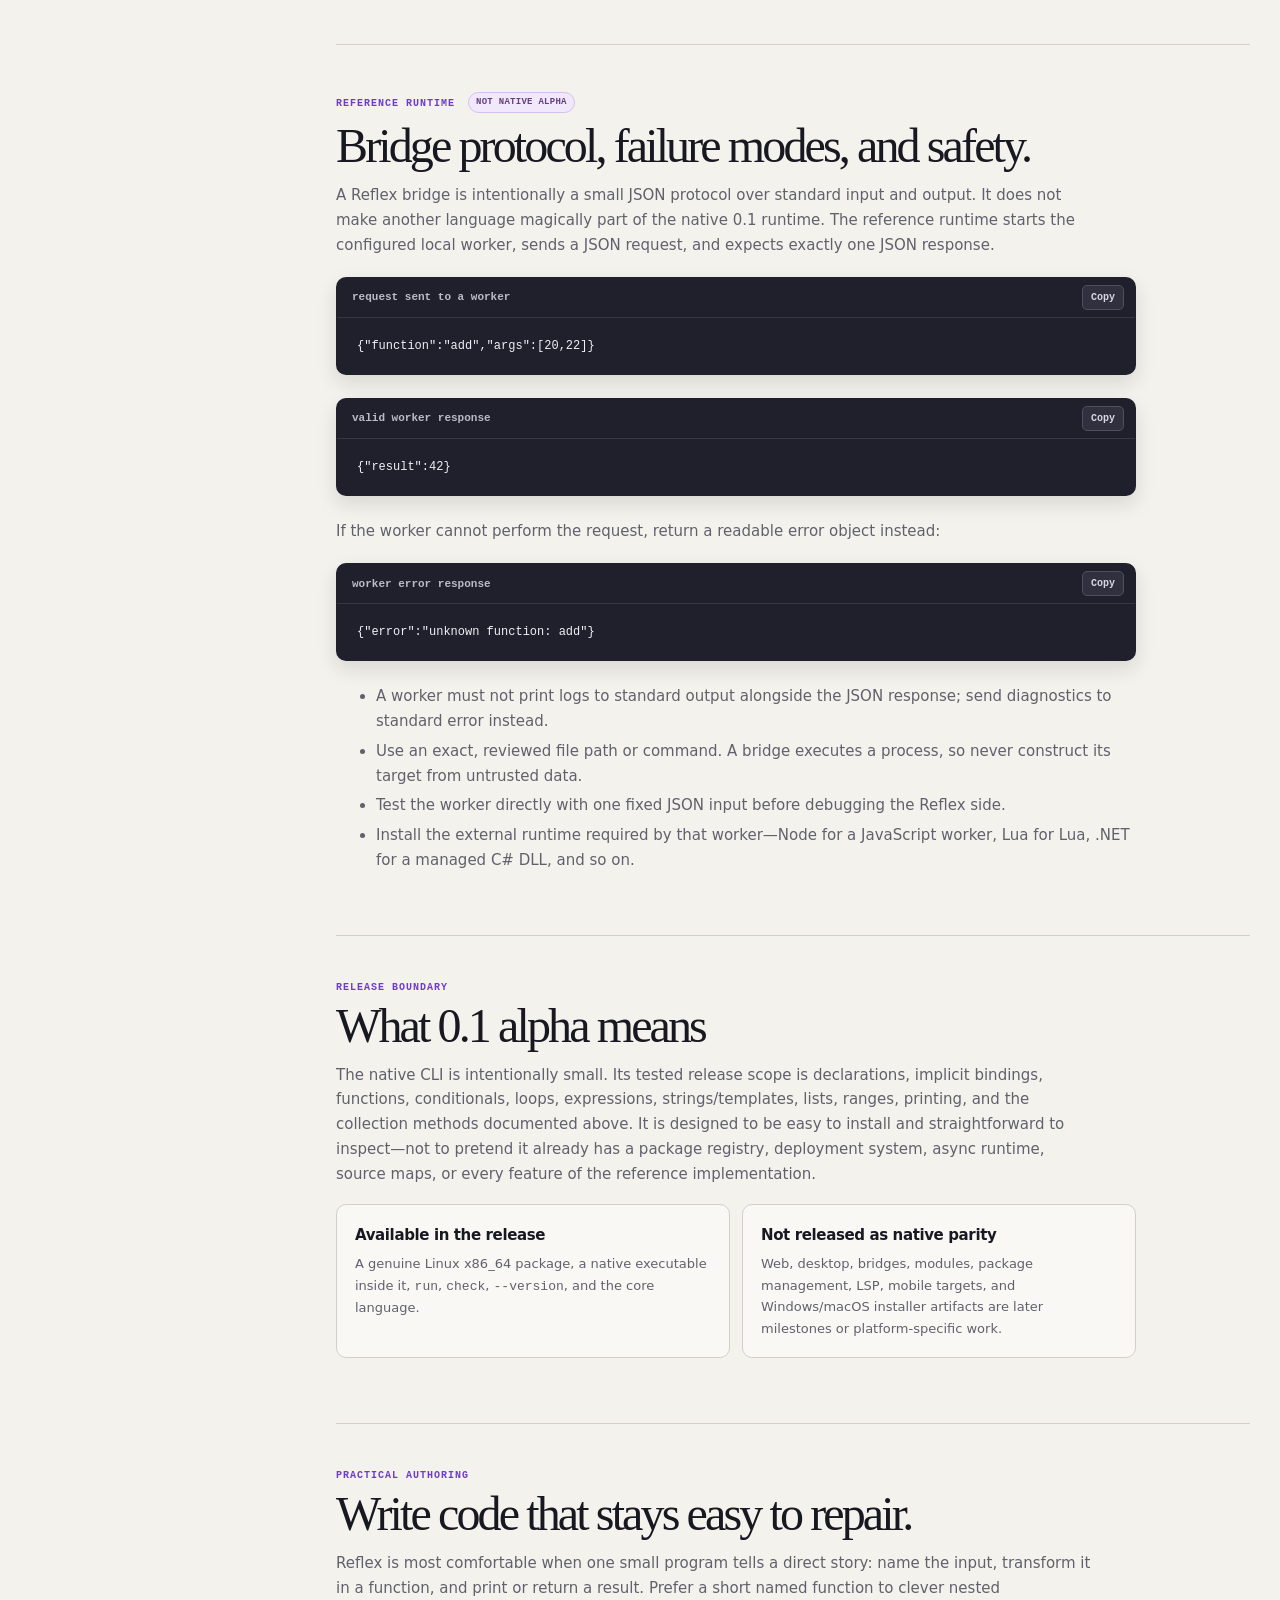
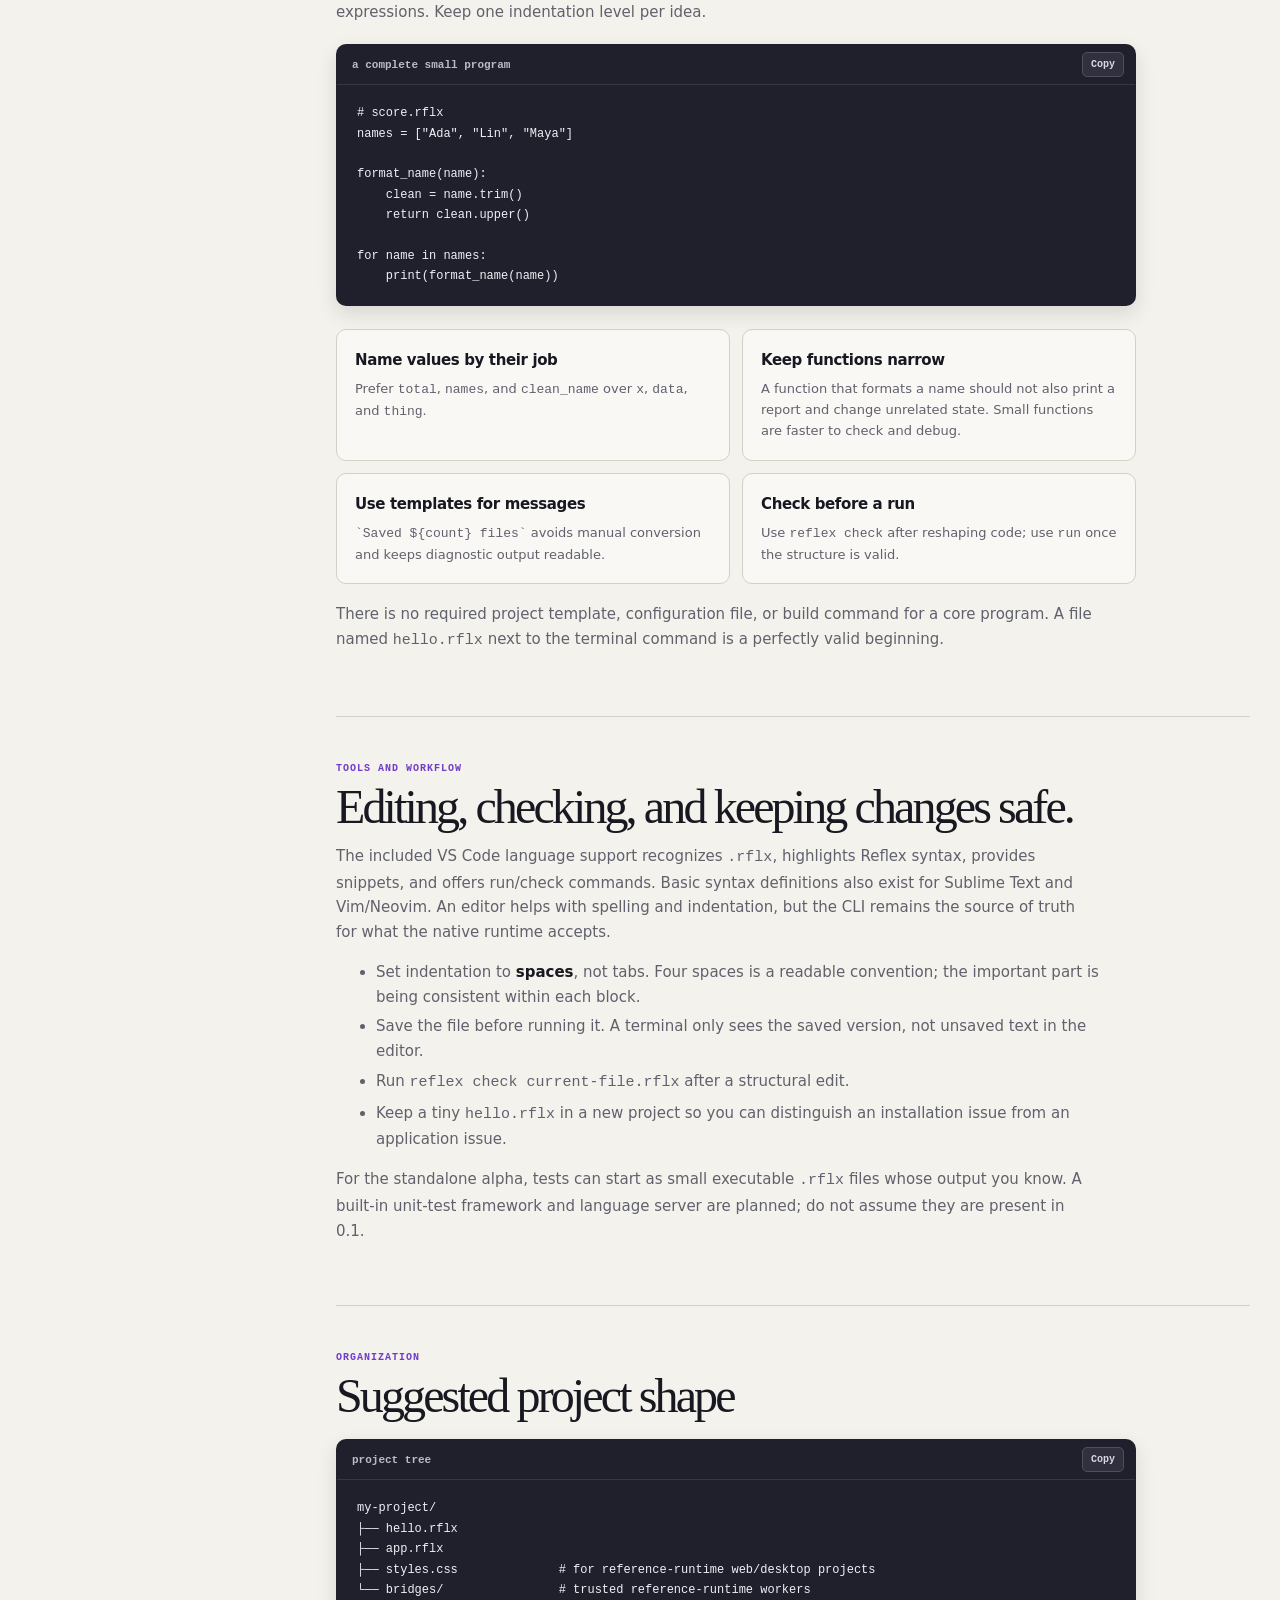
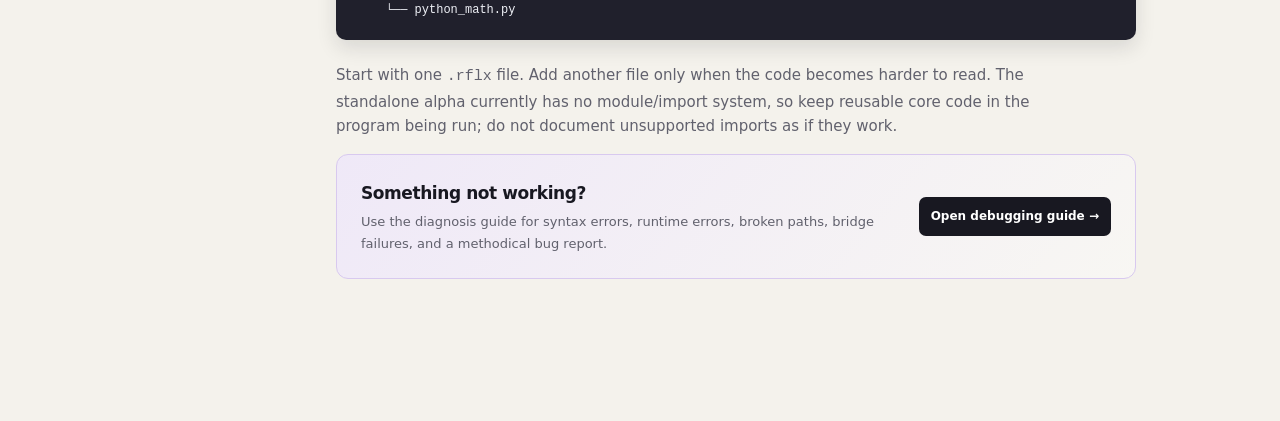
<file: docs.html>
<!doctype html><html lang="en"><head><meta charset="utf-8"><meta name="viewport" content="width=device-width,initial-scale=1"><meta name="theme-color" content="#f4f2ec"><title>Reflex <em>documentation.</em> — Reflex</title><style>
:root{--paper:#f4f2ec;--panel:rgba(255,255,255,.52);--ink:#181821;--muted:#61616d;--line:#d3d0c8;--accent:#6f3cc8;--accent-soft:#ece4fa;--code:#20202c;--code-ink:#eef0f6;--mint:#9be0c9;--warn:#7d4d13;--warn-bg:#fff0d7}*{box-sizing:border-box}html{scroll-behavior:smooth}body{margin:0;color:var(--ink);background:var(--paper);font:15px/1.65 Inter,ui-sans-serif,system-ui,-apple-system,BlinkMacSystemFont,"Segoe UI",sans-serif}a{color:inherit;text-decoration:none}code,kbd,.eyebrow,.chip,.copy{font-family:ui-monospace,SFMono-Regular,Menlo,Consolas,monospace}.shell{width:min(1220px,calc(100% - 44px));margin:auto}.site-head{position:sticky;top:14px;z-index:20;display:flex;align-items:center;gap:15px;min-height:62px;margin-top:14px;padding:0 14px;border:1px solid rgba(189,185,174,.83);border-radius:999px;background:rgba(244,242,236,.87);box-shadow:0 8px 25px rgba(41,38,30,.09);backdrop-filter:blur(15px)}.brand{display:flex;align-items:center;gap:9px;margin-right:6px;font-family:Iowan Old Style,Palatino Linotype,Book Antiqua,Georgia,serif;font-size:26px;font-weight:550;letter-spacing:-.07em}.brand-mark{display:grid;place-items:center;width:31px;height:31px;color:white;border-radius:10px;background:linear-gradient(145deg,#8a69d4,#5b2c9e);font:800 17px/1 Inter,sans-serif;letter-spacing:-.1em}.main-nav{display:flex;align-items:center;gap:5px}.main-nav a{padding:7px 9px;border-radius:999px;color:var(--muted);font-size:12px;font-weight:700}.main-nav a:hover,.main-nav a[aria-current=page]{color:var(--ink);background:rgba(111,60,200,.1)}.main-nav a[aria-current=page]{color:var(--accent)}.theme{display:inline-flex;align-items:center;gap:6px;min-height:34px;margin-left:auto;padding:0 11px;color:var(--muted);border:1px solid var(--line);border-radius:999px;background:rgba(255,255,255,.36);cursor:pointer;font:700 11px Inter,sans-serif}.theme:hover{color:var(--accent);border-color:var(--accent)}.theme-symbol{font-size:14px}.mobile-menu{display:none}.hero{position:relative;overflow:hidden;min-height:300px;margin-top:28px;padding:55px 60px;border:1px solid rgba(255,255,255,.62);border-radius:25px;background-image:linear-gradient(105deg,rgba(22,66,107,.84),rgba(65,128,167,.36)),url('[data-uri]');background-size:cover;background-position:center 55%;box-shadow:0 20px 45px rgba(58,82,103,.15)}.hero>*{position:relative;z-index:1}.eyebrow{margin:0 0 13px;color:rgba(255,255,255,.78);font-size:10px;font-weight:800;letter-spacing:.12em;text-transform:uppercase}.hero h1{max-width:800px;margin:0;color:#fff;font-family:Iowan Old Style,Palatino Linotype,Georgia,serif;font-size:clamp(3rem,6vw,5rem);font-weight:500;letter-spacing:-.075em;line-height:.92}.hero h1 em{color:#ffe8f4;font-style:italic}.hero .lede{max-width:650px;margin:22px 0 0;color:rgba(255,255,255,.91);font-size:16px;line-height:1.6}.doc-layout{display:grid;grid-template-columns:244px minmax(0,1fr);gap:62px;margin-top:40px;padding-bottom:100px}.sidebar{position:sticky;top:98px;align-self:start;max-height:calc(100vh - 118px);overflow:auto;padding:0 1px 16px}.search{width:100%;padding:10px 11px;color:var(--ink);border:1px solid var(--line);border-radius:8px;outline:0;background:rgba(255,255,255,.35);font:12px Inter,sans-serif}.search:focus{border-color:var(--accent);box-shadow:0 0 0 3px rgba(111,60,200,.1)}.toc{display:grid;gap:2px;margin-top:15px}.toc .group{margin:13px 0 3px;color:#8a8993;font:800 9px/1 ui-monospace,monospace;letter-spacing:.1em;text-transform:uppercase}.toc a{padding:4px 7px;border-radius:5px;color:var(--muted);font-size:12px}.toc a:hover{color:var(--accent);background:var(--accent-soft)}.content{min-width:0}.doc-section{padding:0 0 47px;margin:0 0 47px;border-bottom:1px solid var(--line);scroll-margin-top:100px}.doc-section:last-child{border-bottom:0}.doc-section h2{margin:0 0 13px;font-family:Iowan Old Style,Palatino Linotype,Georgia,serif;font-size:clamp(2rem,4vw,3rem);font-weight:500;letter-spacing:-.06em;line-height:1}.doc-section h3{margin:32px 0 8px;font-size:17px;letter-spacing:-.025em}.doc-section p{max-width:760px;margin:0 0 15px;color:var(--muted)}.doc-section li{max-width:760px;margin:5px 0;color:var(--muted)}.doc-section strong{color:var(--ink)}.section-label{display:block;margin-bottom:9px;color:var(--accent);font:800 10px/1 ui-monospace,monospace;letter-spacing:.1em;text-transform:uppercase}.chip{display:inline-flex;align-items:center;min-height:21px;margin:0 0 0 6px;padding:0 7px;color:#225b4e;border:1px solid #a7d9c9;border-radius:999px;background:#e0f5ed;font-size:9px;font-weight:800;letter-spacing:.03em;vertical-align:2px}.chip.reference{color:#654081;border-color:#d4c0ea;background:#f1e8fc}.chip.caution{color:#835016;border-color:#ecc889;background:#fff1d8}.callout{max-width:790px;margin:23px 0;padding:17px 19px;border:1px solid #d9c9f0;border-radius:10px;background:linear-gradient(115deg,rgba(237,228,251,.76),rgba(255,255,255,.35))}.callout strong{display:block;margin-bottom:3px}.callout p{margin:0;color:#544d5d;font-size:13px}.callout.warning{border-color:#ebcd96;background:var(--warn-bg)}.callout.warning p{color:#6e562c}.code{position:relative;max-width:800px;margin:19px 0 23px;overflow:hidden;border:1px solid rgba(38,38,52,.15);border-radius:10px;background:var(--code);box-shadow:0 8px 20px rgba(28,28,37,.12)}.code header{display:flex;align-items:center;justify-content:space-between;min-height:40px;padding:0 11px 0 15px;color:#bcbac8;border-bottom:1px solid rgba(255,255,255,.1);font:700 11px ui-monospace,monospace}.code pre{margin:0;padding:18px 20px;overflow:auto;color:var(--code-ink);font:12px/1.7 ui-monospace,SFMono-Regular,Menlo,Consolas,monospace;tab-size:4}.code .comment{color:#9a99aa}.code .string{color:#aee3cd}.code .key{color:#d6b7ff}.copy{padding:6px 8px;color:#d8d7e4;border:1px solid #4e4e5d;border-radius:5px;background:#30303f;cursor:pointer;font-size:10px;font-weight:800}.copy:hover{color:var(--mint);border-color:var(--mint)}table{width:100%;max-width:800px;margin:18px 0;border-collapse:collapse;font-size:13px}th,td{padding:12px 11px;border-bottom:1px solid var(--line);text-align:left;vertical-align:top}th{color:var(--ink);font-size:11px}td{color:var(--muted)}td code{color:var(--ink);font-size:12px}.grid{display:grid;grid-template-columns:repeat(2,minmax(0,1fr));gap:12px;max-width:800px;margin:18px 0}.card{padding:18px;border:1px solid var(--line);border-radius:10px;background:var(--panel)}.card h3{margin:0 0 5px;font-size:15px}.card p{margin:0;font-size:13px}.cmd{display:inline-block;max-width:100%;padding:2px 5px;color:#30303a;border-radius:4px;background:#e7e4df;font:12px ui-monospace,monospace;overflow-wrap:anywhere}.next{display:flex;align-items:center;justify-content:space-between;gap:20px;max-width:800px;padding:24px;border:1px solid #d8c9ef;border-radius:12px;background:linear-gradient(130deg,rgba(237,229,252,.72),rgba(255,255,255,.35))}.next h3{margin:0 0 4px}.next p{margin:0;font-size:13px}.button{flex:none;padding:10px 12px;color:#fff;border-radius:7px;background:var(--ink);font-size:12px;font-weight:800}.button:hover{background:var(--accent)}.toast{position:fixed;z-index:30;bottom:20px;left:50%;padding:9px 13px;color:white;border-radius:6px;background:var(--ink);font-size:12px;opacity:0;transform:translate(-50%,15px);transition:.2s}.toast.show{opacity:1;transform:translate(-50%,0)}.footer{padding:25px 0 46px;color:var(--muted);border-top:1px solid var(--line);font-size:12px}.footer a{font-weight:700}.footer a:hover{color:var(--accent)}
body.dark{--paper:#11111a;--panel:rgba(255,255,255,.025);--ink:#f1eff6;--muted:#b9b7c4;--line:#393845;--accent:#c5a8ff;--accent-soft:#292137;--code:#0b0b12;--code-ink:#eef0f6;--warn-bg:#302516}body.dark .site-head{border-color:#484756;background:rgba(18,18,28,.89);box-shadow:0 8px 28px rgba(0,0,0,.32)}body.dark .theme{border-color:#4b4a58;background:rgba(255,255,255,.03)}body.dark .search{background:rgba(255,255,255,.025)}body.dark .toc a:hover{background:#2a2138}.dark .chip{color:#a9e4d1;border-color:#3b6e60;background:#15362e}.dark .chip.reference{color:#d5befc;border-color:#59436e;background:#2b2039}.dark .chip.caution{color:#f4c987;border-color:#705124;background:#362712}.dark .callout{border-color:#58436d;background:linear-gradient(115deg,rgba(54,40,75,.62),rgba(255,255,255,.015))}.dark .callout p{color:#d0c4dc}.dark .callout.warning{border-color:#725323;background:#302516}.dark .callout.warning p{color:#e4c489}.dark .cmd{color:#e8e5ee;background:#292832}.dark .next{border-color:#58436d;background:linear-gradient(130deg,rgba(54,40,75,.64),rgba(255,255,255,.015))}
@media(max-width:800px){.shell{width:min(100% - 32px,1220px)}.site-head{top:8px;margin-top:8px}.mobile-menu{display:block;margin-left:auto;padding:6px 8px;color:var(--muted);border:0;background:transparent;cursor:pointer;font-size:17px}.main-nav{position:absolute;top:calc(100% + 8px);right:0;display:none;min-width:190px;padding:8px;border:1px solid var(--line);border-radius:12px;background:var(--paper);box-shadow:0 10px 30px rgba(0,0,0,.12)}.main-nav.open{display:grid}.main-nav a{padding:9px}.theme{margin-left:0}.theme-label{display:none}.hero{min-height:0;margin-top:20px;padding:42px 28px}.doc-layout{display:block;margin-top:26px}.sidebar{position:static;max-height:none;margin-bottom:34px;padding:13px;border:1px solid var(--line);border-radius:10px;background:var(--panel)}.toc{grid-template-columns:repeat(2,minmax(0,1fr));gap:2px}.toc .group{grid-column:1/-1;margin-top:10px}.doc-section{padding-bottom:37px;margin-bottom:37px}.grid{grid-template-columns:1fr}.next{align-items:flex-start;flex-direction:column}.code pre{padding:15px;font-size:11px}}
@media(max-width:430px){.site-head{min-height:56px;padding:0 10px}.brand{font-size:24px}.brand-mark{width:29px;height:29px}.hero{padding:36px 20px;border-radius:20px}.hero .lede{font-size:14px}.toc{grid-template-columns:1fr}.doc-section h2{font-size:2rem}table{display:block;overflow:auto}.theme{padding:0 9px}}
@media(prefers-reduced-motion:reduce){html{scroll-behavior:auto}.toast{transition:none}}
</style></head><body><header class="site-head shell"><a class="brand" href="index.html" aria-label="Reflex home"><span class="brand-mark">R</span><span>Reflex</span></a><button class="mobile-menu" type="button" aria-label="Open navigation" aria-expanded="false">☰</button><nav class="main-nav" aria-label="Site navigation"><a href="index.html">Home</a><a href="docs.html" aria-current="page">Docs</a><a href="debugging.html" >Debugging</a><a href="downloads.html">Downloads</a></nav><button class="theme" type="button" aria-label="Switch color theme"><span class="theme-symbol">◐</span><span class="theme-label">Theme</span></button></header><main class="shell"><section class="hero"><p class="eyebrow">The 0.1 alpha language reference</p><h1>Reflex <em>documentation.</em></h1><p class="lede">Everything needed to write, run, understand, and grow a Reflex program—without blurring the boundary between the standalone native release and the broader reference runtime.</p></section><div class="doc-layout"><aside class="sidebar" aria-label="Documentation table of contents"><input class="search" type="search" placeholder="Filter this page" aria-label="Filter documentation navigation"><nav class="toc"><span class="group">Start here</span><a href="#what-is-reflex">What Reflex is</a><a href="#install-and-run">Install &amp; run</a><a href="#cli">Command line</a><a href="#program-model">How programs run</a><span class="group">Language core</span><a href="#syntax">Syntax &amp; values</a><a href="#variables">Variables &amp; constants</a><a href="#functions">Functions &amp; scope</a><a href="#flow">Conditions &amp; loops</a><a href="#collections">Lists &amp; strings</a><a href="#builtins">Built-ins &amp; operators</a><a href="#semantics">Precise behavior</a><a href="#writing-style">Writing style</a><a href="#editor-workflow">Editor workflow</a><span class="group">Application paths</span><a href="#web">Web &amp; CSS</a><a href="#web-details">Web request flow</a><a href="#desktop">Desktop apps</a><a href="#bridges">Language bridges</a><a href="#bridge-protocol">Bridge protocol</a><span class="group">Work carefully</span><a href="#status">Alpha scope</a><a href="#project-layout">Project layout</a><a href="debugging.html">Debugging &amp; fixing bugs →</a></nav></aside><article class="content">
<section class="doc-section" id="what-is-reflex"><span class="section-label">Orientation</span><h2>A small language for useful programs.</h2><p>Reflex uses readable indentation, direct assignments, arrays and template strings. The installed <strong>0.1 alpha</strong> is a small, standalone native command-line language: it runs ordinary core <code>.rflx</code> programs without Python, Node, Rust, Cargo, or a source checkout.</p><div class="callout"><strong>Two layers are documented here.</strong><p>Examples tagged <span class="chip">Native alpha</span> run with the released standalone CLI. Examples tagged <span class="chip reference">Reference runtime</span> are implemented by the earlier Python development runtime and are not yet part of the native release. This distinction is deliberate so the docs never promise features an installed alpha cannot provide.</p></div><div class="grid"><div class="card"><h3>Use it now <span class="chip">Native alpha</span></h3><p>Scripts, functions, lists, strings, loops, conditions, collection helpers, and the <code>reflex</code> CLI.</p></div><div class="card"><h3>Growing paths <span class="chip reference">Reference runtime</span></h3><p>Local web apps, HTML/CSS composition, WebView desktop output, and JSON worker bridges remain on the migration path.</p></div></div></section>
<section class="doc-section" id="install-and-run"><span class="section-label">First program</span><h2>Install once. Then run your code.</h2><p><code>reflex run hello.rflx</code> is <strong>not an installation step</strong>. The installer is the installation step: it places the <code>reflex</code> command on your system. <code>run</code> simply tells that already-installed command to execute the file you wrote. It is the normal everyday workflow—like opening a document after installing the app that reads it.</p><div class="code"><header><span>hello.rflx</span><button class="copy" data-copy="# hello.rflx&#10;greeting = &quot;Hello&quot;&#10;name = &quot;World&quot;&#10;&#10;say(person) =&gt; `${greeting}, ${person}!`&#10;print(say(name))">Copy</button></header><pre><code># hello.rflx
greeting = "Hello"
name = "World"

say(person) =&gt; `${greeting}, ${person}!`
print(say(name))</code></pre></div><p>Save the file as <code>hello.rflx</code>. In the folder that contains it, use:</p><div class="code"><header><span>terminal</span><button class="copy" data-copy="reflex run hello.rflx">Copy</button></header><pre><code>reflex run hello.rflx</code></pre></div><p>You should see <code>Hello, World!</code>. You can omit <code>run</code> for a short form: <code>reflex hello.rflx</code>.</p><div class="callout warning"><strong>Do not mistake the docs for a required build process.</strong><p>Normal users install the package once and use <code>reflex run your-file.rflx</code>. The Linux source and macOS package-builder pages exist for contributors and maintainers, not for ordinary use.</p></div></section>
<section class="doc-section" id="cli"><span class="section-label">CLI reference <span class="chip">Native alpha</span></span><h2>Command line</h2><table><thead><tr><th>Command</th><th>Purpose</th><th>Example</th></tr></thead><tbody><tr><td><code>reflex run &lt;file&gt;</code></td><td>Parse and execute a Reflex program.</td><td><code>reflex run hello.rflx</code></td></tr><tr><td><code>reflex &lt;file&gt;</code></td><td>Short form of <code>run</code>.</td><td><code>reflex hello.rflx</code></td></tr><tr><td><code>reflex check &lt;file&gt;</code></td><td>Validate syntax without executing the program.</td><td><code>reflex check hello.rflx</code></td></tr><tr><td><code>reflex --version</code></td><td>Show the installed release version.</td><td><code>reflex --version</code></td></tr><tr><td><code>reflex --help</code></td><td>Show the supported commands.</td><td><code>reflex --help</code></td></tr></tbody></table><p>The CLI reads ordinary UTF-8 text files. The <code>.rflx</code> extension is the project convention and helps editor support recognize the language.</p></section>
<section class="doc-section" id="program-model"><span class="section-label">How a program runs <span class="chip">Native alpha</span></span><h2>From file to result.</h2><p>The native CLI follows a deliberately plain model. It reads one UTF-8 <code>.rflx</code> file, turns it into a program, and evaluates that program from top to bottom. A name exists after its assignment or function definition has run. For the clearest code, define helpers before the first place that calls them.</p>
<table><thead><tr><th>Command</th><th>What Reflex does</th><th>When to use it</th></tr></thead><tbody><tr><td><code>reflex check app.rflx</code></td><td>Lexes and parses the file. It reports syntax, delimiter, and indentation problems but does not execute <code>print</code>, loops, or functions.</td><td>Every time you have edited structure or are unsure whether an error is syntax.</td></tr><tr><td><code>reflex run app.rflx</code></td><td>Parses, then evaluates the statements. Output from <code>print</code> goes to the terminal.</td><td>When the file checks and you want its real behavior.</td></tr><tr><td><code>reflex app.rflx</code></td><td>Uses the same run behavior in a shorter form.</td><td>When you prefer the compact command.</td></tr></tbody></table>
<p>On success, the CLI exits normally. A read, syntax, or runtime problem is printed as a <code>Reflex error</code> and returns a failure status; malformed CLI usage returns a usage failure. This makes it practical to use <code>check</code> in an editor task or a small automated script later.</p>
<div class="callout"><strong>What the alpha does not silently do.</strong><p>It does not download packages, start a web server, compile Rust, invoke Python, or make network calls merely because you run a core program. A normal core run is just the Reflex file you asked it to evaluate.</p></div></section><section class="doc-section" id="syntax"><span class="section-label">Language core <span class="chip">Native alpha</span></span><h2>Syntax and values</h2><p>Statements live one per line. Blocks use a trailing <code>:</code> and spaces on the next line. Use spaces consistently—tabs are rejected for indentation. Both <code>#</code> and <code>//</code> start a comment.</p><table><thead><tr><th>Kind</th><th>Write it as</th><th>Notes</th></tr></thead><tbody><tr><td>String</td><td><code>"hello"</code>, <code>'hello'</code></td><td>Use quotes for ordinary text.</td></tr><tr><td>Template string</td><td><code>`Hello, $&#123;name&#125;!`</code></td><td>Backticks interpolate expressions.</td></tr><tr><td>Number</td><td><code>42</code>, <code>3.14</code></td><td>Numbers are used for arithmetic and ranges.</td></tr><tr><td>Boolean</td><td><code>true</code>, <code>false</code></td><td><code>True</code> and <code>False</code> are accepted too.</td></tr><tr><td>Empty value</td><td><code>null</code></td><td><code>None</code> is also accepted.</td></tr><tr><td>List</td><td><code>["Ada", "Lin"]</code></td><td>Ordered, mutable collection.</td></tr></tbody></table><p>Use parentheses for grouping. A template can hold expressions such as <code>`Total: $&#123;price * quantity&#125;`</code>.</p></section>
<section class="doc-section" id="semantics"><span class="section-label">Language core <span class="chip">Native alpha</span></span><h2>Precise behavior worth knowing.</h2><h3>Order, equality, and truth</h3><p>Expressions use familiar precedence: grouping first, then unary <code>not</code>/<code>-</code>/<code>+</code>, multiplication/division/remainder, addition/subtraction, comparisons, equality, then <code>and</code> and <code>or</code>. Use parentheses when an expression deserves a second look.</p><div class="code"><header><span>precedence.rflx</span><button class="copy" data-copy="price = 12&#10;quantity = 3&#10;discount = 5&#10;&#10;subtotal = price * quantity - discount&#10;eligible = subtotal &gt;= 30 and quantity &gt; 0&#10;print(`subtotal: ${subtotal}`)&#10;print(`eligible: ${eligible}`)">Copy</button></header><pre><code>price = 12
quantity = 3
discount = 5

subtotal = price * quantity - discount
eligible = subtotal &gt;= 30 and quantity &gt; 0
print(`subtotal: ${subtotal}`)
print(`eligible: ${eligible}`)</code></pre></div><p><code>==</code> compares values. String and list membership is written with <code>in</code>: <code>"re" in "Reflex"</code> and <code>"Ada" in names</code>. Use <code>.includes()</code> when the receiver-first form reads better.</p><h3>Truthiness in branches</h3><p><code>false</code>, <code>null</code>, <code>0</code>, an empty string, and an empty list are false in a condition. Non-empty strings/lists and non-zero numbers are true. Be explicit when the distinction matters: <code>if name != "":</code> documents the intent more clearly than relying on truthiness alone.</p><h3>Mutation is visible</h3><p><code>push(...items)</code> changes a list and returns its new length. <code>pop()</code> changes a list and returns the last item, or <code>null</code> when the list is empty. By contrast, <code>map</code>, <code>filter</code>, <code>split</code>, <code>upper</code>, <code>lower</code>, <code>trim</code>, and <code>replace</code> produce a result you should assign or pass on.</p><div class="code"><header><span>mutation.rflx</span><button class="copy" data-copy="tasks = [&quot;write&quot;]&#10;tasks.push(&quot;check&quot;)&#10;last = tasks.pop()&#10;&#10;loud = &quot;reflex&quot;.upper()&#10;print(tasks.join(&quot;, &quot;))&#10;print(last)&#10;print(loud)">Copy</button></header><pre><code>tasks = [&quot;write&quot;]
tasks.push(&quot;check&quot;)
last = tasks.pop()

loud = &quot;reflex&quot;.upper()
print(tasks.join(&quot;, &quot;))
print(last)
print(loud)</code></pre></div><div class="callout warning"><strong>Do not write APIs that the alpha has not shipped.</strong><p>The native 0.1 core has no indexing syntax such as <code>items[0]</code>, no object literals, imports, classes, exception handling, package installer, or debugger command yet. For an initial/last list value use <code>.first()</code>/<code>.last()</code>; handle missing values deliberately. These are roadmap items, not hidden syntax.</p></div></section><section class="doc-section" id="variables"><span class="section-label">Language core <span class="chip">Native alpha</span></span><h2>Variables and constants</h2><p>A first assignment creates a variable; later assignment updates it. <code>let</code> is allowed when you prefer an explicit declaration. Use <code>const</code> for a binding that must not be reassigned.</p><div class="code"><header><span>variables.rflx</span><button class="copy" data-copy="name = &quot;Maya&quot;&#10;score = 10&#10;score += 5&#10;&#10;let city = &quot;Regina&quot;&#10;const language = &quot;Reflex&quot;&#10;&#10;print(`${name}: ${score}`)">Copy</button></header><pre><code>name = "Maya"
score = 10
score += 5

let city = "Regina"
const language = "Reflex"

print(`${name}: ${score}`)</code></pre></div><p>Compound updates are available for <code>+=</code>, <code>-=</code>, <code>*=</code>, and <code>/=</code>. A <code>const</code> rejects reassignment; use a normal binding when the value is supposed to change.</p></section>
<section class="doc-section" id="functions"><span class="section-label">Language core <span class="chip">Native alpha</span></span><h2>Functions and scope</h2><p>For a small expression, use an arrow function. For more than one action, use a named block function with <code>return</code>. Function parameters may have defaults. The legacy <code>fun name(...)</code> spelling still works; <code>fun(x) =&gt; ...</code> is useful for a short callback.</p><div class="code"><header><span>functions.rflx</span><button class="copy" data-copy="# Expression function&#10;square(number) =&gt; number * number&#10;&#10;# Block function with a default parameter&#10;greet(name, punctuation = &quot;!&quot;):&#10;    return `Hi, ${name}${punctuation}`&#10;&#10;print(square(6))&#10;print(greet(&quot;Ada&quot;))">Copy</button></header><pre><code># Expression function
square(number) =&gt; number * number

# Block function with a default parameter
greet(name, punctuation = "!"):
    return `Hi, ${name}${punctuation}`

print(square(6))
print(greet("Ada"))</code></pre></div><p>Functions close over the values visible where they are created. Blocks create their own local scope; declare a value outside an <code>if</code> or loop if you need it after that block.</p></section>
<section class="doc-section" id="flow"><span class="section-label">Language core <span class="chip">Native alpha</span></span><h2>Conditions and loops</h2><p>Use <code>if</code>, <code>elif</code>, and <code>else</code> for branches. Use <code>for item in items:</code> to visit a list or a string, and <code>while</code> for a condition-controlled loop. <code>break</code> stops a loop; <code>continue</code> skips to the next turn.</p><div class="code"><header><span>flow.rflx</span><button class="copy" data-copy="names = [&quot;Ada&quot;, &quot;Lin&quot;, &quot;Maya&quot;]&#10;&#10;for name in names:&#10;    if name.includes(&quot;a&quot;) or name.includes(&quot;A&quot;):&#10;        print(`${name} has an a`)&#10;    else:&#10;        print(`${name} does not have an a`)&#10;&#10;count = 0&#10;while count &lt; 3:&#10;    count += 1">Copy</button></header><pre><code>names = ["Ada", "Lin", "Maya"]

for name in names:
    if name.includes("a") or name.includes("A"):
        print(`${name} has an a`)
    else:
        print(`${name} does not have an a`)

count = 0
while count &lt; 3:
    count += 1</code></pre></div><p>Empty strings, empty lists, <code>0</code>, <code>false</code>, and <code>null</code> behave as false in a condition. Other values behave as true.</p></section>
<section class="doc-section" id="collections"><span class="section-label">Language core <span class="chip">Native alpha</span></span><h2>Lists and strings</h2><p>Lists carry useful methods. Most methods return a new value; <code>push</code> and <code>pop</code> change the list. String methods return strings or lists as appropriate.</p><div class="code"><header><span>collections.rflx</span><button class="copy" data-copy="numbers = range(1, 8)&#10;squares = numbers.map(fun(n) =&gt; n * n)&#10;even = squares.filter(fun(n) =&gt; n % 2 == 0)&#10;&#10;print(even.join(&quot;, &quot;))&#10;print(even.first())&#10;print(even.length)">Copy</button></header><pre><code>numbers = range(1, 8)
squares = numbers.map(fun(n) =&gt; n * n)
even = squares.filter(fun(n) =&gt; n % 2 == 0)

print(even.join(", "))
print(even.first())
print(even.length)</code></pre></div><table><thead><tr><th>Receiver</th><th>Available members</th></tr></thead><tbody><tr><td><code>list</code></td><td><code>.length</code>, <code>.map(fn)</code>, <code>.filter(fn)</code>, <code>.join(separator)</code>, <code>.push(...items)</code>, <code>.pop()</code>, <code>.includes(value)</code>, <code>.first()</code>, <code>.last()</code></td></tr><tr><td><code>string</code></td><td><code>.length</code>, <code>.upper()</code>, <code>.lower()</code>, <code>.trim()</code>, <code>.split(separator?)</code>, <code>.includes(text)</code>, <code>.replace(from, to)</code></td></tr></tbody></table><p><code>join()</code> uses a comma by default. <code>split()</code> without an argument splits whitespace. Calling a member on the wrong kind of value produces a useful runtime error.</p></section>
<section class="doc-section" id="builtins"><span class="section-label">Language core <span class="chip">Native alpha</span></span><h2>Built-ins and operators</h2><table><thead><tr><th>Built-in</th><th>What it does</th></tr></thead><tbody><tr><td><code>print(...values)</code></td><td>Writes values to standard output, separated by spaces.</td></tr><tr><td><code>range(end)</code></td><td>Creates 0 through <code>end - 1</code>.</td></tr><tr><td><code>range(start, end, step?)</code></td><td>Creates a numeric list; the end is excluded and the step cannot be zero.</td></tr><tr><td><code>len(value)</code></td><td>Counts characters in a string or elements in a list.</td></tr><tr><td><code>str(value)</code></td><td>Turns a value into display text.</td></tr><tr><td><code>number(value)</code></td><td>Turns a numeric string or a number into a number.</td></tr></tbody></table><p>Arithmetic: <code>+</code>, <code>-</code>, <code>*</code>, <code>/</code>, <code>%</code>. Comparisons: <code>==</code>, <code>!=</code>, <code>&lt;</code>, <code>&lt;=</code>, <code>&gt;</code>, <code>&gt;=</code>. Logic: <code>and</code>, <code>or</code>, <code>not</code>. Membership: <code>item in list</code> and <code>text in string</code>.</p></section>
<section class="doc-section" id="web"><span class="section-label">Application path <span class="chip reference">Reference runtime</span></span><h2>Web apps, HTML, and CSS</h2><p>The original development runtime can create a local HTTP app, register routes, return HTML or JSON, and include CSS inline or from a nearby file. These APIs are documented for exploration and migration planning; the installed native 0.1 CLI does <strong>not</strong> yet include <code>web()</code>, web serving, or object/JSON feature parity.</p><div class="code"><header><span>site.rflx</span><button class="copy" data-copy="# Python reference runtime only — not in the standalone 0.1 CLI&#10;app = web()&#10;app.style(&quot;body { font: 18px system-ui; padding: 2rem; }&quot;)&#10;&#10;home(request):&#10;    return page(&quot;Hello&quot;, `&lt;h1&gt;Hello from Reflex&lt;/h1&gt;`)&#10;&#10;app.route(&quot;/&quot;, home)&#10;app.start(3000)">Copy</button></header><pre><code># Python reference runtime only — not in the standalone 0.1 CLI
app = web()
app.style("body { font: 18px system-ui; padding: 2rem; }")

home(request):
    return page("Hello", `&lt;h1&gt;Hello from Reflex&lt;/h1&gt;`)

app.route("/", home)
app.start(3000)</code></pre></div><table><thead><tr><th>Reference API</th><th>Purpose</th></tr></thead><tbody><tr><td><code>web()</code></td><td>Create the application.</td></tr><tr><td><code>app.route(path, handler)</code>, <code>app.get</code>, <code>app.post</code></td><td>Register a route.</td></tr><tr><td><code>app.use(handler)</code></td><td>Run middleware before route matching.</td></tr><tr><td><code>page(title, html)</code>, <code>json(value, status?)</code></td><td>Build an HTML or JSON response.</td></tr><tr><td><code>app.style(css)</code>, <code>app.style_file(path)</code></td><td>Add inline or external CSS.</td></tr><tr><td><code>app.export(folder)</code>, <code>app.start(port?)</code></td><td>Export static output or start local development.</td></tr></tbody></table></section>
<section class="doc-section" id="web-details"><span class="section-label">Reference runtime <span class="chip reference">Not native alpha</span></span><h2>Web request handling in more detail.</h2><p>In the Python reference runtime, a route handler receives a request object. The documented fields are <code>request.path</code>, <code>request.method</code>, <code>request.query</code>, and—on POST requests—<code>request.body</code>. A handler returns <code>page(...)</code> for HTML or <code>json(...)</code> for an API response. Middleware registered with <code>app.use(...)</code> runs before route matching and can enrich a request or return a JSON response early.</p><div class="code"><header><span>reference-runtime route flow</span><button class="copy" data-copy="app = web()&#10;&#10;log(request):&#10;    print(`${request.method} ${request.path}`)&#10;app.use(log)&#10;&#10;status(request):&#10;    return json({ ok: true, language: &quot;Reflex&quot; })&#10;&#10;app.get(&quot;/api/status&quot;, status)&#10;app.start(3000)">Copy</button></header><pre><code>app = web()

log(request):
    print(`${request.method} ${request.path}`)
app.use(log)

status(request):
    return json({ ok: true, language: &quot;Reflex&quot; })

app.get(&quot;/api/status&quot;, status)
app.start(3000)</code></pre></div><p>Inline CSS belongs in <code>app.style("""...""")</code>; a separate file belongs in <code>app.style_file("site.css")</code>. The supplied CSS is included when <code>page(title, html)</code> creates the document. For static output, <code>app.export(folder)</code> generates HTML for registered routes. These APIs are useful reference material, but none should be pasted into a native-alpha program yet.</p></section><section class="doc-section" id="desktop"><span class="section-label">Application path <span class="chip reference">Reference runtime</span></span><h2>Desktop apps</h2><p>The reference runtime has a WebView-oriented desktop generator: <code>native(title)</code>, <code>desktop.html(...)</code>, <code>desktop.style(...)</code>, <code>desktop.window(width, height)</code>, and <code>desktop.build(folder)</code>. It writes an HTML/CSS page and a <code>pywebview</code>-based launcher. It is not a fully compiled native UI backend, and it is not part of the standalone alpha release yet.</p><div class="callout"><strong>Keep the expectation clear.</strong><p>Reflex can be a pleasant place to author HTML and CSS for desktop-like interfaces today in the reference runtime. Native standalone desktop packaging is later work, not an advertised 0.1 CLI capability.</p></div></section>
<section class="doc-section" id="bridges"><span class="section-label">Application path <span class="chip reference">Reference runtime</span></span><h2>Connect to other languages</h2><p>The reference runtime’s <code>connect(language, target)</code> starts a trusted local worker and exchanges one JSON message on standard input/output for each call. Built-in launch names include Python, JavaScript/Node, Lua, C/C++ native executables, C#/.NET, Ruby, PHP, R, and an explicit command option for other runtimes.</p><div class="code"><header><span>bridge.rflx</span><button class="copy" data-copy="# Python reference runtime only&#10;math = connect(&quot;python&quot;, &quot;bridges/python_math.py&quot;)&#10;answer = math.call(&quot;add&quot;, 20, 22)&#10;print(answer)">Copy</button></header><pre><code># Python reference runtime only
math = connect("python", "bridges/python_math.py")
answer = math.call("add", 20, 22)
print(answer)</code></pre></div><p>A worker receives <code>&#123;"function":"add","args":[2,3]&#125;</code> and prints either <code>&#123;"result":5&#125;</code> or <code>&#123;"error":"explanation"&#125;</code>. A bridge executes a real local process: only connect to code you trust and never turn untrusted web input into a bridge target.</p></section>
<section class="doc-section" id="bridge-protocol"><span class="section-label">Reference runtime <span class="chip reference">Not native alpha</span></span><h2>Bridge protocol, failure modes, and safety.</h2><p>A Reflex bridge is intentionally a small JSON protocol over standard input and output. It does not make another language magically part of the native 0.1 runtime. The reference runtime starts the configured local worker, sends a JSON request, and expects exactly one JSON response.</p><div class="code"><header><span>request sent to a worker</span><button class="copy" data-copy="{&quot;function&quot;:&quot;add&quot;,&quot;args&quot;:[20,22]}">Copy</button></header><pre><code>{&quot;function&quot;:&quot;add&quot;,&quot;args&quot;:[20,22]}</code></pre></div><div class="code"><header><span>valid worker response</span><button class="copy" data-copy="{&quot;result&quot;:42}">Copy</button></header><pre><code>{&quot;result&quot;:42}</code></pre></div><p>If the worker cannot perform the request, return a readable error object instead:</p><div class="code"><header><span>worker error response</span><button class="copy" data-copy="{&quot;error&quot;:&quot;unknown function: add&quot;}">Copy</button></header><pre><code>{&quot;error&quot;:&quot;unknown function: add&quot;}</code></pre></div><ul><li>A worker must not print logs to standard output alongside the JSON response; send diagnostics to standard error instead.</li><li>Use an exact, reviewed file path or command. A bridge executes a process, so never construct its target from untrusted data.</li><li>Test the worker directly with one fixed JSON input before debugging the Reflex side.</li><li>Install the external runtime required by that worker—Node for a JavaScript worker, Lua for Lua, .NET for a managed C# DLL, and so on.</li></ul></section><section class="doc-section" id="status"><span class="section-label">Release boundary</span><h2>What 0.1 alpha means</h2><p>The native CLI is intentionally small. Its tested release scope is declarations, implicit bindings, functions, conditionals, loops, expressions, strings/templates, lists, ranges, printing, and the collection methods documented above. It is designed to be easy to install and straightforward to inspect—not to pretend it already has a package registry, deployment system, async runtime, source maps, or every feature of the reference implementation.</p><div class="grid"><div class="card"><h3>Available in the release</h3><p>A genuine Linux x86_64 package, a native executable inside it, <code>run</code>, <code>check</code>, <code>--version</code>, and the core language.</p></div><div class="card"><h3>Not released as native parity</h3><p>Web, desktop, bridges, modules, package management, LSP, mobile targets, and Windows/macOS installer artifacts are later milestones or platform-specific work.</p></div></div></section>
<section class="doc-section" id="writing-style"><span class="section-label">Practical authoring</span><h2>Write code that stays easy to repair.</h2><p>Reflex is most comfortable when one small program tells a direct story: name the input, transform it in a function, and print or return a result. Prefer a short named function to clever nested expressions. Keep one indentation level per idea.</p><div class="code"><header><span>a complete small program</span><button class="copy" data-copy="# score.rflx&#10;names = [&quot;Ada&quot;, &quot;Lin&quot;, &quot;Maya&quot;]&#10;&#10;format_name(name):&#10;    clean = name.trim()&#10;    return clean.upper()&#10;&#10;for name in names:&#10;    print(format_name(name))">Copy</button></header><pre><code># score.rflx
names = [&quot;Ada&quot;, &quot;Lin&quot;, &quot;Maya&quot;]

format_name(name):
    clean = name.trim()
    return clean.upper()

for name in names:
    print(format_name(name))</code></pre></div><div class="grid"><div class="card"><h3>Name values by their job</h3><p>Prefer <code>total</code>, <code>names</code>, and <code>clean_name</code> over <code>x</code>, <code>data</code>, and <code>thing</code>.</p></div><div class="card"><h3>Keep functions narrow</h3><p>A function that formats a name should not also print a report and change unrelated state. Small functions are faster to check and debug.</p></div><div class="card"><h3>Use templates for messages</h3><p><code>`Saved $&#123;count&#125; files`</code> avoids manual conversion and keeps diagnostic output readable.</p></div><div class="card"><h3>Check before a run</h3><p>Use <code>reflex check</code> after reshaping code; use <code>run</code> once the structure is valid.</p></div></div><p>There is no required project template, configuration file, or build command for a core program. A file named <code>hello.rflx</code> next to the terminal command is a perfectly valid beginning.</p></section><section class="doc-section" id="editor-workflow"><span class="section-label">Tools and workflow</span><h2>Editing, checking, and keeping changes safe.</h2><p>The included VS Code language support recognizes <code>.rflx</code>, highlights Reflex syntax, provides snippets, and offers run/check commands. Basic syntax definitions also exist for Sublime Text and Vim/Neovim. An editor helps with spelling and indentation, but the CLI remains the source of truth for what the native runtime accepts.</p><ul><li>Set indentation to <strong>spaces</strong>, not tabs. Four spaces is a readable convention; the important part is being consistent within each block.</li><li>Save the file before running it. A terminal only sees the saved version, not unsaved text in the editor.</li><li>Run <code>reflex check current-file.rflx</code> after a structural edit.</li><li>Keep a tiny <code>hello.rflx</code> in a new project so you can distinguish an installation issue from an application issue.</li></ul><p>For the standalone alpha, tests can start as small executable <code>.rflx</code> files whose output you know. A built-in unit-test framework and language server are planned; do not assume they are present in 0.1.</p></section><section class="doc-section" id="project-layout"><span class="section-label">Organization</span><h2>Suggested project shape</h2><div class="code"><header><span>project tree</span><button class="copy" data-copy="my-project/&#10;├── hello.rflx&#10;├── app.rflx&#10;├── styles.css              # for reference-runtime web/desktop projects&#10;└── bridges/                # trusted reference-runtime workers&#10;    └── python_math.py">Copy</button></header><pre><code>my-project/
├── hello.rflx
├── app.rflx
├── styles.css              # for reference-runtime web/desktop projects
└── bridges/                # trusted reference-runtime workers
    └── python_math.py</code></pre></div><p>Start with one <code>.rflx</code> file. Add another file only when the code becomes harder to read. The standalone alpha currently has no module/import system, so keep reusable core code in the program being run; do not document unsupported imports as if they work.</p><div class="next"><div><h3>Something not working?</h3><p>Use the diagnosis guide for syntax errors, runtime errors, broken paths, bridge failures, and a methodical bug report.</p></div><a class="button" href="debugging.html">Open debugging guide →</a></div></section>
</article></div></main><footer class="footer shell">Reflex 0.1 alpha · Documentation reflects the tested standalone language core and clearly marks features that remain in the Python reference runtime. &nbsp; <a href="docs.html">Docs</a> · <a href="debugging.html">Debugging</a> · <a href="downloads.html">Downloads</a></footer><div class="toast" role="status" aria-live="polite">Copied</div><script>
const themeButton=document.querySelector('.theme');function setTheme(theme){const dark=theme==='dark';document.body.classList.toggle('dark',dark);themeButton.querySelector('.theme-symbol').textContent=dark?'☀':'◐';themeButton.setAttribute('aria-label',`Switch to ${dark?'light':'dark'} mode`)}let saved;try{saved=localStorage.getItem('reflex-theme')}catch(_){}setTheme(saved||(matchMedia('(prefers-color-scheme: dark)').matches?'dark':'light'));themeButton.addEventListener('click',()=>{const next=document.body.classList.contains('dark')?'light':'dark';setTheme(next);try{localStorage.setItem('reflex-theme',next)}catch(_){}});const menu=document.querySelector('.mobile-menu'),nav=document.querySelector('.main-nav');menu?.addEventListener('click',()=>{nav.classList.toggle('open');menu.setAttribute('aria-expanded',nav.classList.contains('open'))});document.querySelectorAll('.copy').forEach(b=>b.addEventListener('click',async()=>{try{await navigator.clipboard.writeText(b.dataset.copy);b.textContent='Copied';document.querySelector('.toast').classList.add('show');setTimeout(()=>{b.textContent='Copy';document.querySelector('.toast').classList.remove('show')},1300)}catch{b.textContent='Select text'}}));const search=document.querySelector('.search');search?.addEventListener('input',()=>{const q=search.value.toLowerCase().trim();document.querySelectorAll('.toc a').forEach(a=>a.hidden=q&&!a.textContent.toLowerCase().includes(q))});
</script></body></html>
</file>
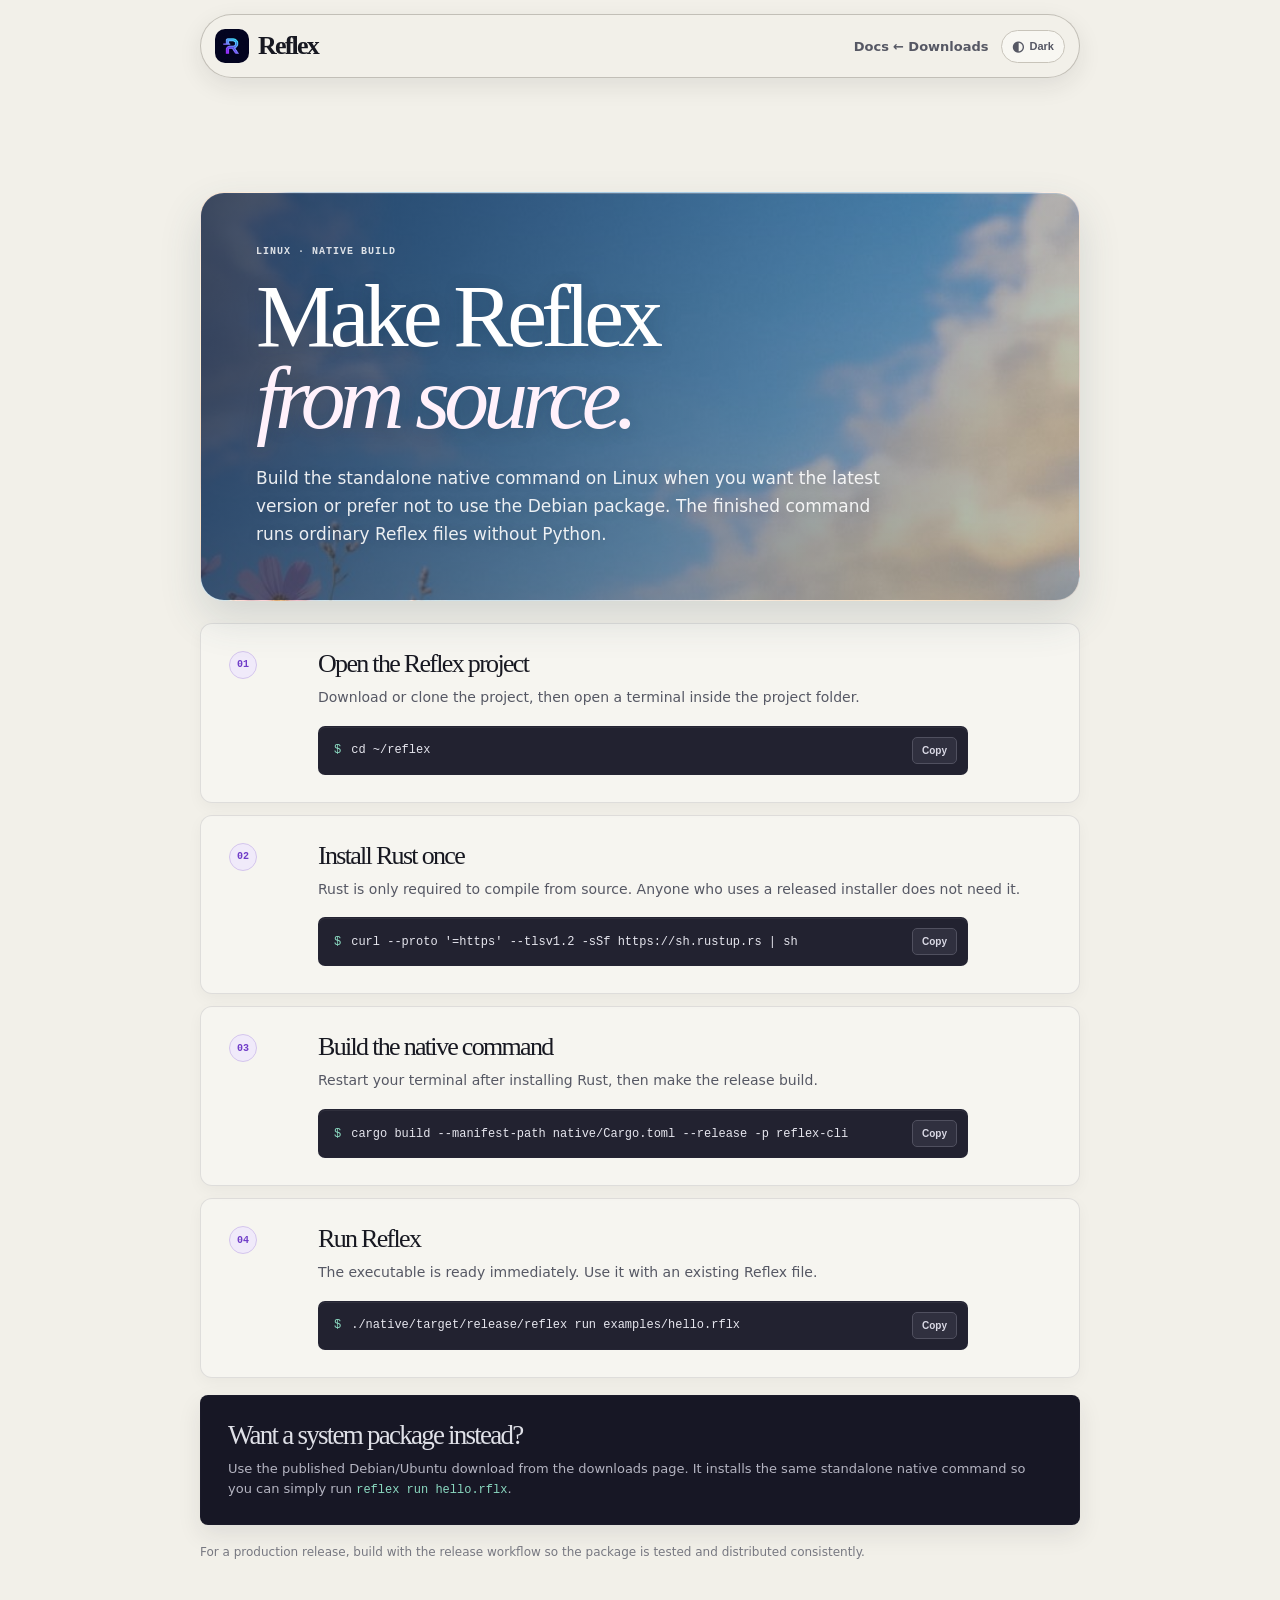
<file: linux-source.html>
<!doctype html>
<html lang="en">
<head>
  <meta charset="utf-8">
  <meta name="viewport" content="width=device-width, initial-scale=1">
  <meta name="theme-color" content="#f2f0e9">
  <title>Build Reflex on Linux</title>
  <link rel="icon" href="[data-uri]" type="image/png">
  <style>
    :root{--paper:#f2f0e9;--ink:#171821;--soft:#565864;--line:#cfcdc5;--accent:#6f3cc8;--night:#171725;--mint:#8bd9c1}*{box-sizing:border-box}body{margin:0;color:var(--ink);background:var(--paper);font-family:Inter,ui-sans-serif,system-ui,-apple-system,BlinkMacSystemFont,"Segoe UI",sans-serif}.wrap{width:min(880px,calc(100% - 48px));margin:auto}a{color:inherit;text-decoration:none}.header{height:64px;position:sticky;top:14px;z-index:4;display:flex;align-items:center;margin-top:14px;padding:0 14px;border:1px solid rgba(183,180,171,.82);border-radius:999px;background:rgba(242,240,233,.9);box-shadow:0 8px 24px rgba(37,35,30,.09);backdrop-filter:blur(14px)}.brand{display:flex;align-items:center;gap:9px;font-size:20px;font-weight:800;letter-spacing:-.05em}.brand img{width:34px;height:34px;border-radius:10px}.back{margin-left:auto;color:var(--soft);font-size:13px;font-weight:650}.back:hover{color:var(--accent)}.theme-toggle{display:inline-flex;align-items:center;gap:6px;min-height:33px;margin-left:12px;padding:0 10px;color:var(--soft);border:1px solid #c8c4ba;border-radius:999px;background:rgba(255,255,255,.4);cursor:pointer;font-size:11px;font-weight:750}.theme-toggle:hover{color:var(--accent);border-color:var(--accent)}.theme-symbol{font-size:14px}main{padding:86px 0 110px}.kicker{margin:0 0 16px;color:var(--accent);font:700 10px/1.4 ui-monospace,SFMono-Regular,Menlo,monospace;letter-spacing:.1em;text-transform:uppercase}h1,h2{font-family:Iowan Old Style,Palatino Linotype,Georgia,serif;font-weight:500;letter-spacing:-.065em}h1{max-width:700px;margin:0;font-size:clamp(3.3rem,7vw,5.7rem);line-height:.92}h1 em{color:var(--accent);font-style:italic}.intro{max-width:630px;margin:24px 0 62px;color:var(--soft);font-size:17px;line-height:1.65}.steps{border-top:1px solid var(--line)}.step{display:grid;grid-template-columns:64px 1fr;gap:25px;padding:35px 0;border-bottom:1px solid var(--line)}.number{color:var(--accent);font:700 12px ui-monospace,monospace}.step h2{margin:0 0 9px;font-size:26px;line-height:1}.step p{margin:0 0 17px;color:var(--soft);font-size:14px;line-height:1.62}.command{position:relative;display:flex;align-items:center;gap:10px;min-height:48px;max-width:650px;padding:10px 10px 10px 15px;color:#e6e6ee;border-radius:7px;background:#222230;font:12px ui-monospace,SFMono-Regular,Menlo,monospace}.command span{color:var(--mint)}.command code{flex:1;overflow:auto;white-space:nowrap}.copy{padding:7px 9px;color:#dad9e5;border:1px solid #50505f;border-radius:5px;background:#30303f;cursor:pointer;font-size:10px;font-weight:700}.copy:hover{color:var(--mint)}.result{margin-top:17px;padding:24px 27px;color:#dfe0e7;border-radius:8px;background:var(--night)}.result h2{margin:0 0 8px;font-size:27px}.result p{margin:0;color:#b4b4c1;font-size:13px;line-height:1.6}.result code{color:var(--mint);font:12px ui-monospace,monospace}.note{margin-top:18px;color:#777881;font-size:12px;line-height:1.6}.toast{position:fixed;bottom:22px;left:50%;padding:9px 13px;color:white;border-radius:5px;background:var(--ink);font-size:12px;opacity:0;transform:translate(-50%,14px);transition:.2s}.toast.show{opacity:1;transform:translate(-50%,0)}body.dark{--paper:#11111a;--ink:#f0eff5;--soft:#b5b4c2;--line:#343440;--accent:#c0a3ff;--night:#0c0c13;--mint:#8bd9c1}body.dark .header{border-color:rgba(109,109,127,.74);background:rgba(20,20,30,.9);box-shadow:0 8px 28px rgba(0,0,0,.32)}body.dark .theme-toggle{color:#e5e3ee;border-color:#4d4c5b;background:rgba(255,255,255,.03)}@media(max-width:600px){.wrap{width:min(100% - 32px,880px)}main{padding-top:65px}.step{grid-template-columns:1fr;gap:12px;padding:28px 0}.number{font-size:11px}.intro{margin-bottom:45px}.command{font-size:10px}.back{font-size:12px}.theme-label{display:none}.theme-toggle{width:36px;justify-content:center;margin-left:8px;padding:0}}

    @media(max-width:420px){.header{height:58px;top:8px;margin-top:8px;padding:0 10px}.brand{gap:7px;font-size:18px}.brand img{width:30px;height:30px}.back{font-size:0}.back::before{content:"←";font-size:20px}.theme-label{display:none}.theme-toggle{width:36px;justify-content:center;margin-left:8px;padding:0}main{padding-top:58px;padding-bottom:75px}h1{font-size:clamp(3rem,15vw,4rem)}.intro{font-size:15px;line-height:1.58}.step{padding:25px 0}.step h2{font-size:23px}.step p{font-size:13px}.command{display:grid;grid-template-columns:16px minmax(0,1fr) auto;align-items:start;min-height:56px;padding:12px 9px 12px 13px;font-size:10px}.command code{white-space:normal;overflow-wrap:anywhere;line-height:1.55}.copy{min-width:44px;min-height:34px;padding:7px 6px}.result{margin-top:8px;padding:22px 20px}.note{font-size:11px}}
    
    /* A visual masthead makes this guide feel like part of the product, not a raw document. */
    .header .brand > span {font-family:Iowan Old Style,Palatino Linotype,Book Antiqua,Georgia,serif;font-size:26px;font-weight:550;letter-spacing:-.07em}
    .guide-hero {position:relative;min-height:320px;margin-top:28px;padding:52px 55px;overflow:hidden;border:1px solid rgba(255,255,255,.45);border-radius:24px;background-image:url("[data-uri]");background-size:cover;background-position:center 57%;box-shadow:0 18px 42px rgba(55,78,96,.16),inset 0 1px 0 rgba(255,255,255,.72)}
    .guide-hero::before {content:"";position:absolute;inset:0;background:linear-gradient(102deg,rgba(19, 42, 78, .82),rgba(38,94,140,.28));}.guide-hero>*{position:relative;z-index:1}.guide-hero .kicker{color:rgba(255,255,255,.84)}.guide-hero h1{color:#fff;text-shadow:0 2px 18px rgba(8,39,61,.2)}.guide-hero h1 em{color:#fff1fb}.guide-hero .intro{margin-bottom:0;color:rgba(255,255,255,.9);text-shadow:0 1px 12px rgba(12,47,71,.15)}
    .steps{display:grid;gap:12px;margin-top:22px;border:0}.step{padding:27px 28px;border:1px solid rgba(64,62,78,.13);border-radius:12px;background:rgba(255,255,255,.32);box-shadow:0 5px 15px rgba(33,30,28,.04)}.step:hover{border-color:rgba(111,60,200,.28);box-shadow:0 9px 24px rgba(61,45,92,.07)}.number{display:grid;place-items:center;width:28px;height:28px;color:var(--accent);border:1px solid #d4c5ed;border-radius:50%;background:#f0eafa;font-size:10px}.command{border:1px solid rgba(48,48,64,.2);box-shadow:inset 0 1px 0 rgba(255,255,255,.06)}.result{border:1px solid rgba(45,45,62,.15);box-shadow:0 10px 24px rgba(31,29,39,.09)}
    body.dark .guide-hero{border-color:rgba(151,180,212,.24);box-shadow:0 18px 42px rgba(0,0,0,.3)}body.dark .guide-hero::before{background:linear-gradient(102deg,rgba(4,18,34,.86),rgba(10,42,70,.62))}body.dark .step{border-color:#3b3a47;background:rgba(255,255,255,.018);box-shadow:none}body.dark .number{color:#cab4ff;border-color:#57476d;background:#282137}body.dark .result{border-color:#3b3a47;box-shadow:none}
    @media(max-width:600px){.guide-hero{min-height:0;margin-top:20px;padding:44px 28px 34px;background-position:center 60%}.guide-hero::before{background:linear-gradient(180deg,rgba(19, 42, 78, .82),rgba(38,94,140,.38))}.steps{margin-top:16px}.step{border-radius:10px}}@media(max-width:420px){.header .brand>span{font-size:23px}.guide-hero{margin-top:16px;padding:39px 20px 28px;border-radius:20px}.step{padding:22px 17px}}

    .docs-link{margin-left:auto;color:var(--soft);font-size:13px;font-weight:700}.docs-link:hover{color:var(--accent)}.docs-link+.back{margin-left:4px}@media(max-width:420px){.docs-link{font-size:0}.docs-link::before{content:"?";font:700 14px/1 Inter,sans-serif}}
  </style>
</head>
<body>
  <header class="header wrap"><a class="brand" href="index.html"><img src="[data-uri]" alt=""><span>Reflex</span></a><a class="docs-link" href="docs.html">Docs</a><a class="back" href="downloads.html">← Downloads</a><button class="theme-toggle" type="button" aria-label="Switch to dark mode"><span class="theme-symbol" aria-hidden="true">◐</span><span class="theme-label">Dark</span></button></header>
  <main class="wrap">
    <section class="guide-hero"><p class="kicker">Linux · native build</p>
    <h1>Make Reflex<br><em>from source.</em></h1>
    <p class="intro">Build the standalone native command on Linux when you want the latest version or prefer not to use the Debian package. The finished command runs ordinary Reflex files without Python.</p>
    </section>
    <section class="steps">
      <article class="step"><span class="number">01</span><div><h2>Open the Reflex project</h2><p>Download or clone the project, then open a terminal inside the project folder.</p><div class="command"><span>$</span><code>cd ~/reflex</code><button class="copy" data-copy="cd ~/reflex">Copy</button></div></div></article>
      <article class="step"><span class="number">02</span><div><h2>Install Rust once</h2><p>Rust is only required to compile from source. Anyone who uses a released installer does not need it.</p><div class="command"><span>$</span><code>curl --proto '=https' --tlsv1.2 -sSf https://sh.rustup.rs | sh</code><button class="copy" data-copy="curl --proto '=https' --tlsv1.2 -sSf https://sh.rustup.rs | sh">Copy</button></div></div></article>
      <article class="step"><span class="number">03</span><div><h2>Build the native command</h2><p>Restart your terminal after installing Rust, then make the release build.</p><div class="command"><span>$</span><code>cargo build --manifest-path native/Cargo.toml --release -p reflex-cli</code><button class="copy" data-copy="cargo build --manifest-path native/Cargo.toml --release -p reflex-cli">Copy</button></div></div></article>
      <article class="step"><span class="number">04</span><div><h2>Run Reflex</h2><p>The executable is ready immediately. Use it with an existing Reflex file.</p><div class="command"><span>$</span><code>./native/target/release/reflex run examples/hello.rflx</code><button class="copy" data-copy="./native/target/release/reflex run examples/hello.rflx">Copy</button></div></div></article>
    </section>
    <section class="result"><h2>Want a system package instead?</h2><p>Use the published Debian/Ubuntu download from the downloads page. It installs the same standalone native command so you can simply run <code>reflex run hello.rflx</code>.</p></section>
    <p class="note">For a production release, build with the release workflow so the package is tested and distributed consistently.</p>
  </main>
  <div class="toast" role="status" aria-live="polite">Copied</div>
  <script>
    const themeButton=document.querySelector('.theme-toggle');function setTheme(theme){const dark=theme==='dark';document.body.classList.toggle('dark',dark);themeButton.querySelector('.theme-symbol').textContent=dark?'☀':'◐';themeButton.querySelector('.theme-label').textContent=dark?'Light':'Dark';themeButton.setAttribute('aria-label',`Switch to ${dark?'light':'dark'} mode`)}let savedTheme;try{savedTheme=localStorage.getItem('reflex-theme')}catch(_){ }setTheme(savedTheme||(window.matchMedia('(prefers-color-scheme: dark)').matches?'dark':'light'));themeButton.addEventListener('click',()=>{const next=document.body.classList.contains('dark')?'light':'dark';setTheme(next);try{localStorage.setItem('reflex-theme',next)}catch(_){ }});const toast=document.querySelector('.toast');document.querySelectorAll('[data-copy]').forEach(button=>button.addEventListener('click',async()=>{try{await navigator.clipboard.writeText(button.dataset.copy);button.textContent='Copied';toast.classList.add('show');setTimeout(()=>{button.textContent='Copy';toast.classList.remove('show')},1500)}catch{button.textContent='Copy manually'}}));
  </script>
</body>
</html>
</file>
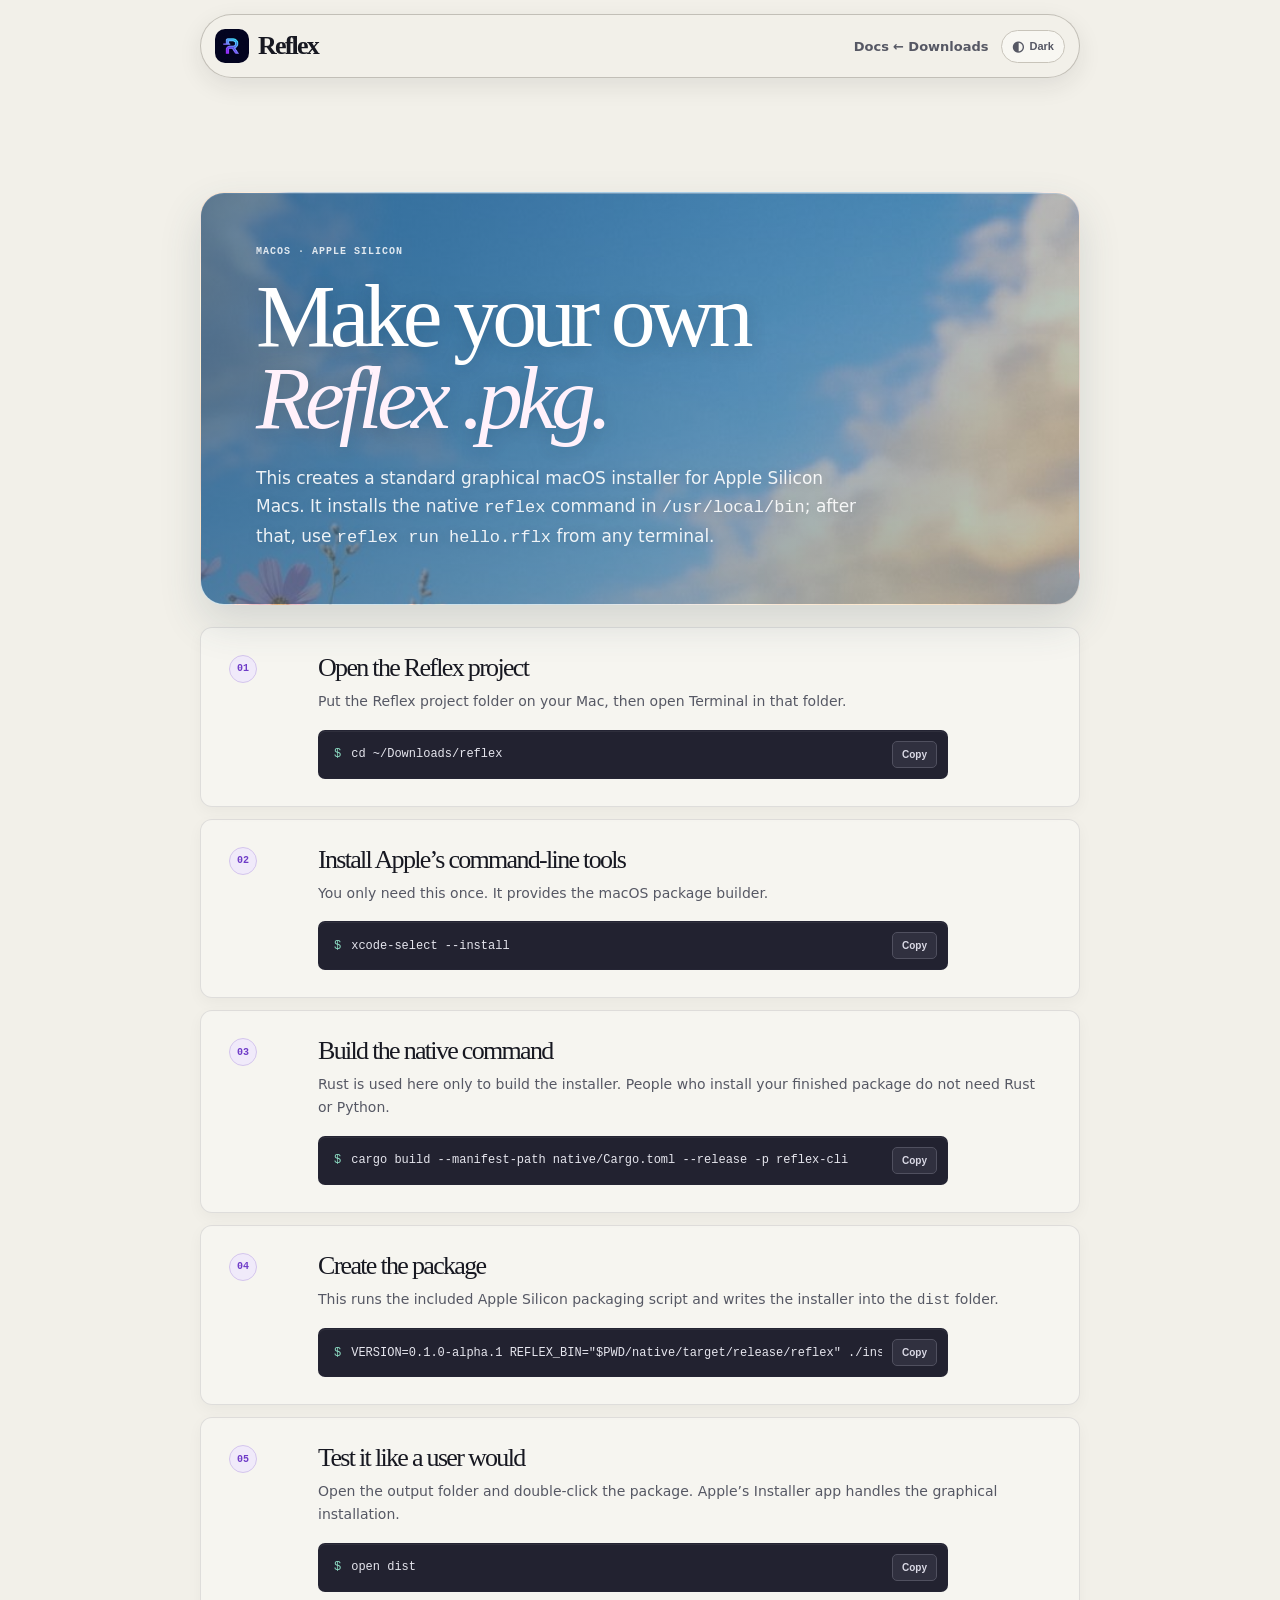
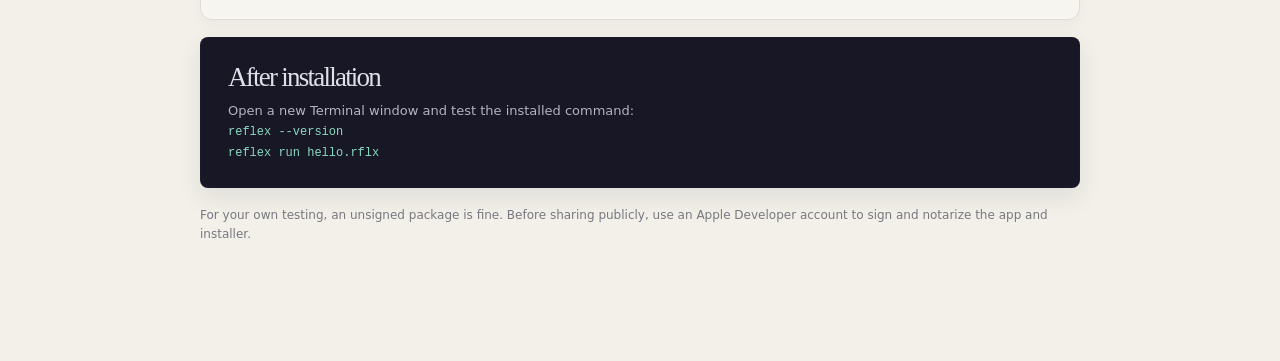
<file: macos-installer.html>
<!doctype html>
<html lang="en">
<head>
  <meta charset="utf-8">
  <meta name="viewport" content="width=device-width, initial-scale=1">
  <meta name="theme-color" content="#f2f0e9">
  <title>Build a macOS installer — Reflex</title>
  <link rel="icon" href="[data-uri]" type="image/png">
  <style>
    :root{--paper:#f2f0e9;--ink:#171821;--soft:#565864;--line:#cfcdc5;--accent:#6f3cc8;--night:#171725;--mint:#8bd9c1}*{box-sizing:border-box}body{margin:0;color:var(--ink);background:var(--paper);font-family:Inter,ui-sans-serif,system-ui,-apple-system,BlinkMacSystemFont,"Segoe UI",sans-serif}.wrap{width:min(880px,calc(100% - 48px));margin:auto}a{color:inherit;text-decoration:none}.header{height:64px;position:sticky;top:14px;z-index:4;display:flex;align-items:center;margin-top:14px;padding:0 14px;border:1px solid rgba(183,180,171,.82);border-radius:999px;background:rgba(242,240,233,.9);box-shadow:0 8px 24px rgba(37,35,30,.09);backdrop-filter:blur(14px)}.brand{display:flex;align-items:center;gap:9px;font-size:20px;font-weight:800;letter-spacing:-.05em}.brand img{width:34px;height:34px;border-radius:10px}.back{margin-left:auto;color:var(--soft);font-size:13px;font-weight:650}.back:hover{color:var(--accent)}main{padding:86px 0 110px}.kicker{margin:0 0 16px;color:var(--accent);font:700 10px/1.4 ui-monospace,SFMono-Regular,Menlo,monospace;letter-spacing:.1em;text-transform:uppercase}h1,h2{font-family:Iowan Old Style,Palatino Linotype,Georgia,serif;font-weight:500;letter-spacing:-.065em}h1{max-width:700px;margin:0;font-size:clamp(3.3rem,7vw,5.7rem);line-height:.92}h1 em{color:var(--accent);font-style:italic}.intro{max-width:620px;margin:24px 0 62px;color:var(--soft);font-size:17px;line-height:1.65}.steps{border-top:1px solid var(--line)}.step{display:grid;grid-template-columns:64px 1fr;gap:25px;padding:35px 0;border-bottom:1px solid var(--line)}.number{color:var(--accent);font:700 12px ui-monospace,monospace}.step h2{margin:0 0 9px;font-size:26px;line-height:1}.step p{margin:0 0 17px;color:var(--soft);font-size:14px;line-height:1.62}.command{position:relative;display:flex;align-items:center;gap:10px;min-height:48px;max-width:630px;padding:10px 10px 10px 15px;color:#e6e6ee;border-radius:7px;background:#222230;font:12px ui-monospace,SFMono-Regular,Menlo,monospace}.command span{color:var(--mint)}.command code{flex:1;overflow:auto;white-space:nowrap}.copy{padding:7px 9px;color:#dad9e5;border:1px solid #50505f;border-radius:5px;background:#30303f;cursor:pointer;font-size:10px;font-weight:700}.copy:hover{color:var(--mint)}.result{margin-top:17px;padding:24px 27px;color:#dfe0e7;border-radius:8px;background:var(--night)}.result h2{margin:0 0 8px;font-size:27px}.result p{margin:0;color:#b4b4c1;font-size:13px;line-height:1.6}.result code{color:var(--mint);font:12px ui-monospace,monospace}.note{margin-top:18px;color:#777881;font-size:12px;line-height:1.6}.toast{position:fixed;bottom:22px;left:50%;padding:9px 13px;color:white;border-radius:5px;background:var(--ink);font-size:12px;opacity:0;transform:translate(-50%,14px);transition:.2s}.toast.show{opacity:1;transform:translate(-50%,0)}@media(max-width:600px){.wrap{width:min(100% - 32px,880px)}main{padding-top:65px}.step{grid-template-columns:1fr;gap:12px;padding:28px 0}.number{font-size:11px}.intro{margin-bottom:45px}.command{font-size:10px}.back{font-size:12px}}
.theme-toggle{display:inline-flex;align-items:center;gap:6px;min-height:33px;margin-left:12px;padding:0 10px;color:var(--soft);border:1px solid #c8c4ba;border-radius:999px;background:rgba(255,255,255,.4);cursor:pointer;font-size:11px;font-weight:750}.theme-toggle:hover{color:var(--accent);border-color:var(--accent)}.theme-symbol{font-size:14px}body.dark{--paper:#11111a;--ink:#f0eff5;--soft:#b5b4c2;--line:#343440;--accent:#c0a3ff;--night:#0c0c13;--mint:#8bd9c1}body.dark .header{border-color:rgba(109,109,127,.74);background:rgba(20,20,30,.9);box-shadow:0 8px 28px rgba(0,0,0,.32)}body.dark .theme-toggle{color:#e5e3ee;border-color:#4d4c5b;background:rgba(255,255,255,.03)}@media(max-width:600px){.theme-label{display:none}.theme-toggle{width:36px;justify-content:center;margin-left:8px;padding:0}}
    @media(max-width:420px){.header{height:58px;top:8px;margin-top:8px;padding:0 10px}.brand{gap:7px;font-size:18px}.brand img{width:30px;height:30px}.back{font-size:0}.back::before{content:"←";font-size:20px}.theme-label{display:none}.theme-toggle{width:36px;justify-content:center;margin-left:8px;padding:0}main{padding-top:58px;padding-bottom:75px}h1{font-size:clamp(3rem,15vw,4rem)}.intro{font-size:15px;line-height:1.58}.step{padding:25px 0}.step h2{font-size:23px}.step p{font-size:13px}.command{display:grid;grid-template-columns:16px minmax(0,1fr) auto;align-items:start;min-height:56px;padding:12px 9px 12px 13px;font-size:10px}.command code{white-space:normal;overflow-wrap:anywhere;line-height:1.55}.copy{min-width:44px;min-height:34px;padding:7px 6px}.result{margin-top:8px;padding:22px 20px}.note{font-size:11px}}
    
    /* A visual masthead makes this guide feel like part of the product, not a raw document. */
    .header .brand > span {font-family:Iowan Old Style,Palatino Linotype,Book Antiqua,Georgia,serif;font-size:26px;font-weight:550;letter-spacing:-.07em}
    .guide-hero {position:relative;min-height:320px;margin-top:28px;padding:52px 55px;overflow:hidden;border:1px solid rgba(255,255,255,.45);border-radius:24px;background-image:url("[data-uri]");background-size:cover;background-position:center 57%;box-shadow:0 18px 42px rgba(55,78,96,.16),inset 0 1px 0 rgba(255,255,255,.72)}
    .guide-hero::before {content:"";position:absolute;inset:0;background:linear-gradient(102deg,rgba(27, 83, 132, .69),rgba(38,94,140,.28));}.guide-hero>*{position:relative;z-index:1}.guide-hero .kicker{color:rgba(255,255,255,.84)}.guide-hero h1{color:#fff;text-shadow:0 2px 18px rgba(8,39,61,.2)}.guide-hero h1 em{color:#fff1fb}.guide-hero .intro{margin-bottom:0;color:rgba(255,255,255,.9);text-shadow:0 1px 12px rgba(12,47,71,.15)}
    .steps{display:grid;gap:12px;margin-top:22px;border:0}.step{padding:27px 28px;border:1px solid rgba(64,62,78,.13);border-radius:12px;background:rgba(255,255,255,.32);box-shadow:0 5px 15px rgba(33,30,28,.04)}.step:hover{border-color:rgba(111,60,200,.28);box-shadow:0 9px 24px rgba(61,45,92,.07)}.number{display:grid;place-items:center;width:28px;height:28px;color:var(--accent);border:1px solid #d4c5ed;border-radius:50%;background:#f0eafa;font-size:10px}.command{border:1px solid rgba(48,48,64,.2);box-shadow:inset 0 1px 0 rgba(255,255,255,.06)}.result{border:1px solid rgba(45,45,62,.15);box-shadow:0 10px 24px rgba(31,29,39,.09)}
    body.dark .guide-hero{border-color:rgba(151,180,212,.24);box-shadow:0 18px 42px rgba(0,0,0,.3)}body.dark .guide-hero::before{background:linear-gradient(102deg,rgba(4,18,34,.86),rgba(10,42,70,.62))}body.dark .step{border-color:#3b3a47;background:rgba(255,255,255,.018);box-shadow:none}body.dark .number{color:#cab4ff;border-color:#57476d;background:#282137}body.dark .result{border-color:#3b3a47;box-shadow:none}
    @media(max-width:600px){.guide-hero{min-height:0;margin-top:20px;padding:44px 28px 34px;background-position:center 60%}.guide-hero::before{background:linear-gradient(180deg,rgba(27, 83, 132, .69),rgba(38,94,140,.38))}.steps{margin-top:16px}.step{border-radius:10px}}@media(max-width:420px){.header .brand>span{font-size:23px}.guide-hero{margin-top:16px;padding:39px 20px 28px;border-radius:20px}.step{padding:22px 17px}}

    .docs-link{margin-left:auto;color:var(--soft);font-size:13px;font-weight:700}.docs-link:hover{color:var(--accent)}.docs-link+.back{margin-left:4px}@media(max-width:420px){.docs-link{font-size:0}.docs-link::before{content:"?";font:700 14px/1 Inter,sans-serif}}
  </style>
</head>
<body>
  <header class="header wrap"><a class="brand" href="index.html"><img src="[data-uri]" alt=""><span>Reflex</span></a><a class="docs-link" href="docs.html">Docs</a><a class="back" href="downloads.html">← Downloads</a><button class="theme-toggle" type="button" aria-label="Switch to dark mode"><span class="theme-symbol" aria-hidden="true">◐</span><span class="theme-label">Dark</span></button></header>
  <main class="wrap">
    <section class="guide-hero"><p class="kicker">macOS · Apple Silicon</p>
    <h1>Make your own<br><em>Reflex .pkg.</em></h1>
    <p class="intro">This creates a standard graphical macOS installer for Apple Silicon Macs. It installs the native <code>reflex</code> command in <code>/usr/local/bin</code>; after that, use <code>reflex run hello.rflx</code> from any terminal.</p>
    </section>
    <section class="steps">
      <article class="step"><span class="number">01</span><div><h2>Open the Reflex project</h2><p>Put the Reflex project folder on your Mac, then open Terminal in that folder.</p><div class="command"><span>$</span><code>cd ~/Downloads/reflex</code><button class="copy" data-copy="cd ~/Downloads/reflex">Copy</button></div></div></article>
      <article class="step"><span class="number">02</span><div><h2>Install Apple’s command-line tools</h2><p>You only need this once. It provides the macOS package builder.</p><div class="command"><span>$</span><code>xcode-select --install</code><button class="copy" data-copy="xcode-select --install">Copy</button></div></div></article>
      <article class="step"><span class="number">03</span><div><h2>Build the native command</h2><p>Rust is used here only to build the installer. People who install your finished package do not need Rust or Python.</p><div class="command"><span>$</span><code>cargo build --manifest-path native/Cargo.toml --release -p reflex-cli</code><button class="copy" data-copy="cargo build --manifest-path native/Cargo.toml --release -p reflex-cli">Copy</button></div></div></article>
      <article class="step"><span class="number">04</span><div><h2>Create the package</h2><p>This runs the included Apple Silicon packaging script and writes the installer into the <code>dist</code> folder.</p><div class="command"><span>$</span><code>VERSION=0.1.0-alpha.1 REFLEX_BIN="$PWD/native/target/release/reflex" ./installers/macos/build-pkg.sh</code><button class="copy" data-copy="VERSION=0.1.0-alpha.1 REFLEX_BIN=\"$PWD/native/target/release/reflex\" ./installers/macos/build-pkg.sh">Copy</button></div></div></article>
      <article class="step"><span class="number">05</span><div><h2>Test it like a user would</h2><p>Open the output folder and double-click the package. Apple’s Installer app handles the graphical installation.</p><div class="command"><span>$</span><code>open dist</code><button class="copy" data-copy="open dist">Copy</button></div></div></article>
    </section>
    <section class="result"><h2>After installation</h2><p>Open a new Terminal window and test the installed command:</p><p><code>reflex --version</code><br><code>reflex run hello.rflx</code></p></section>
    <p class="note">For your own testing, an unsigned package is fine. Before sharing publicly, use an Apple Developer account to sign and notarize the app and installer.</p>
  </main>
  <div class="toast" role="status" aria-live="polite">Copied</div>
  <script>
    const themeButton=document.querySelector('.theme-toggle');function setTheme(theme){const dark=theme==='dark';document.body.classList.toggle('dark',dark);themeButton.querySelector('.theme-symbol').textContent=dark?'☀':'◐';themeButton.querySelector('.theme-label').textContent=dark?'Light':'Dark';themeButton.setAttribute('aria-label',`Switch to ${dark?'light':'dark'} mode`)}let savedTheme;try{savedTheme=localStorage.getItem('reflex-theme')}catch(_){ }setTheme(savedTheme||(window.matchMedia('(prefers-color-scheme: dark)').matches?'dark':'light'));themeButton.addEventListener('click',()=>{const next=document.body.classList.contains('dark')?'light':'dark';setTheme(next);try{localStorage.setItem('reflex-theme',next)}catch(_){ }});
    const toast=document.querySelector('.toast');document.querySelectorAll('[data-copy]').forEach(button=>button.addEventListener('click',async()=>{try{await navigator.clipboard.writeText(button.dataset.copy);button.textContent='Copied';toast.classList.add('show');setTimeout(()=>{button.textContent='Copy';toast.classList.remove('show')},1500)}catch{button.textContent='Copy manually'}}));
  </script>
</body>
</html>
</file>
